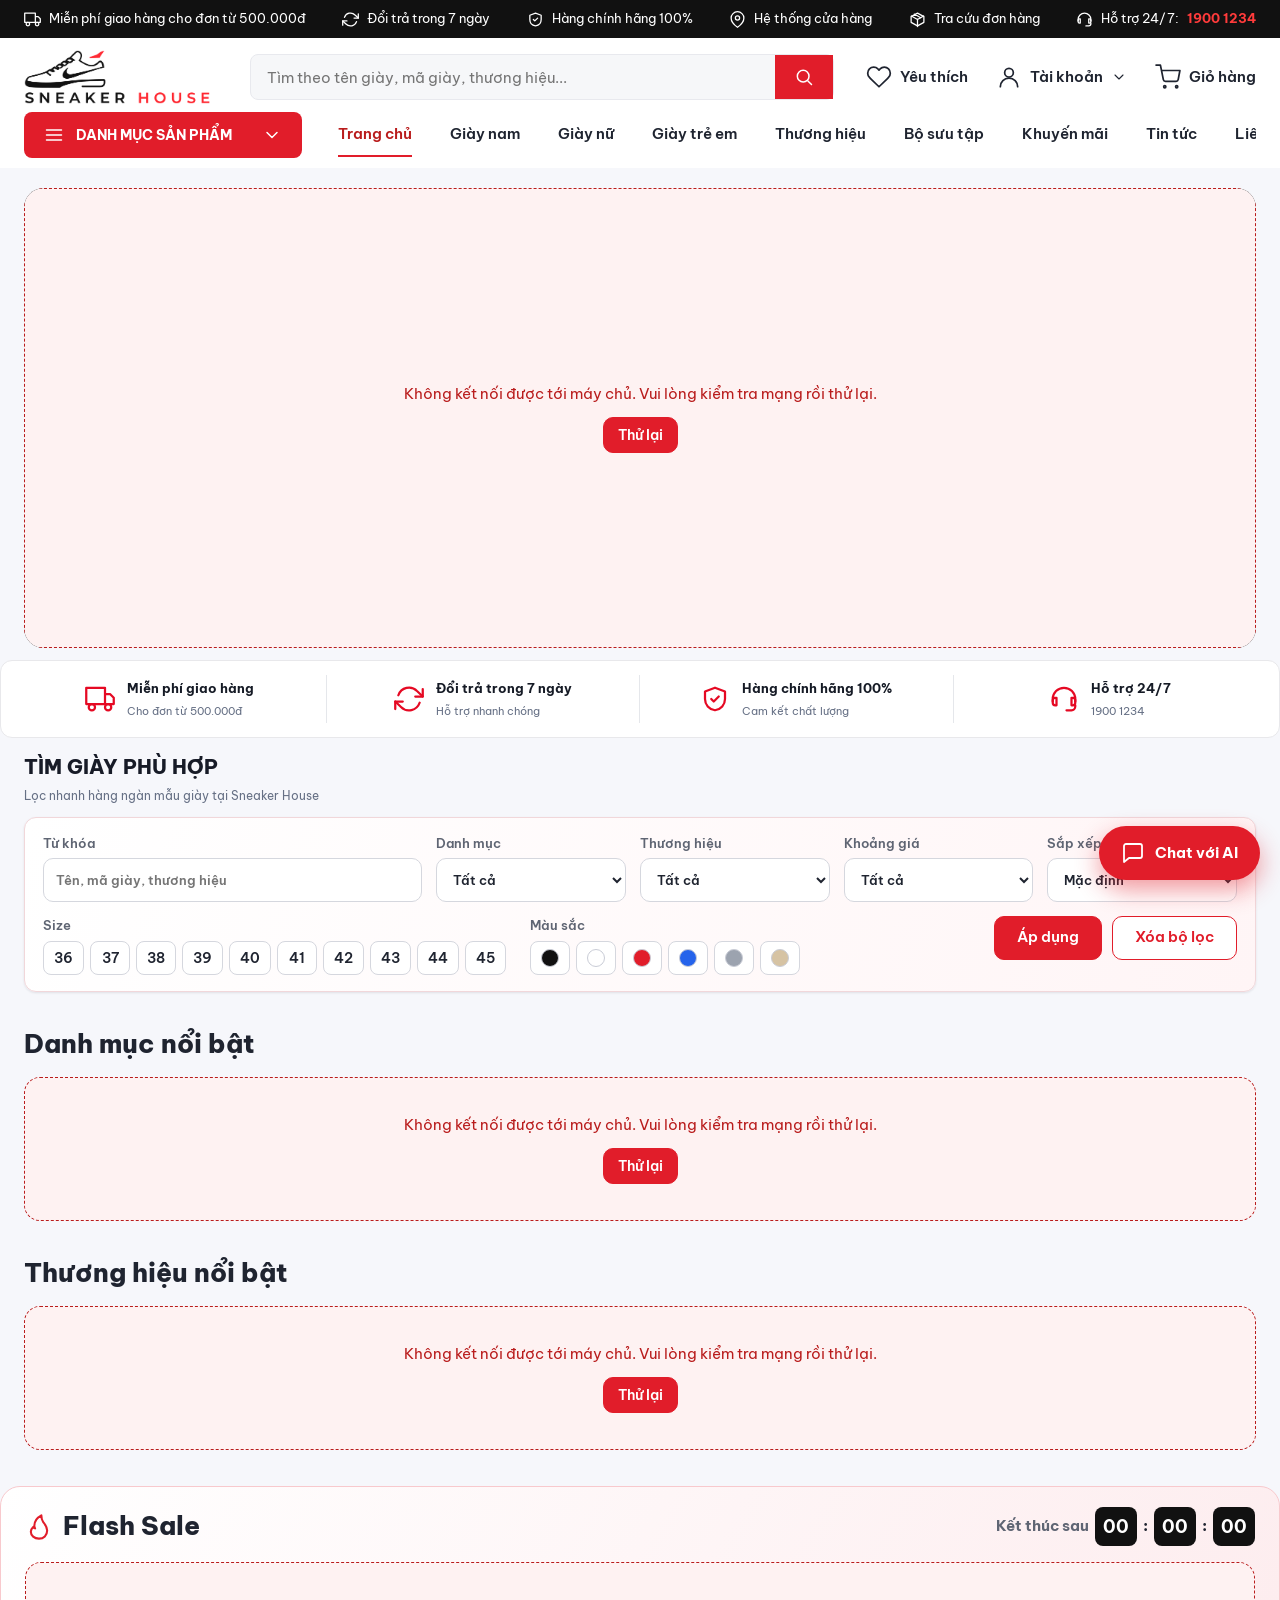
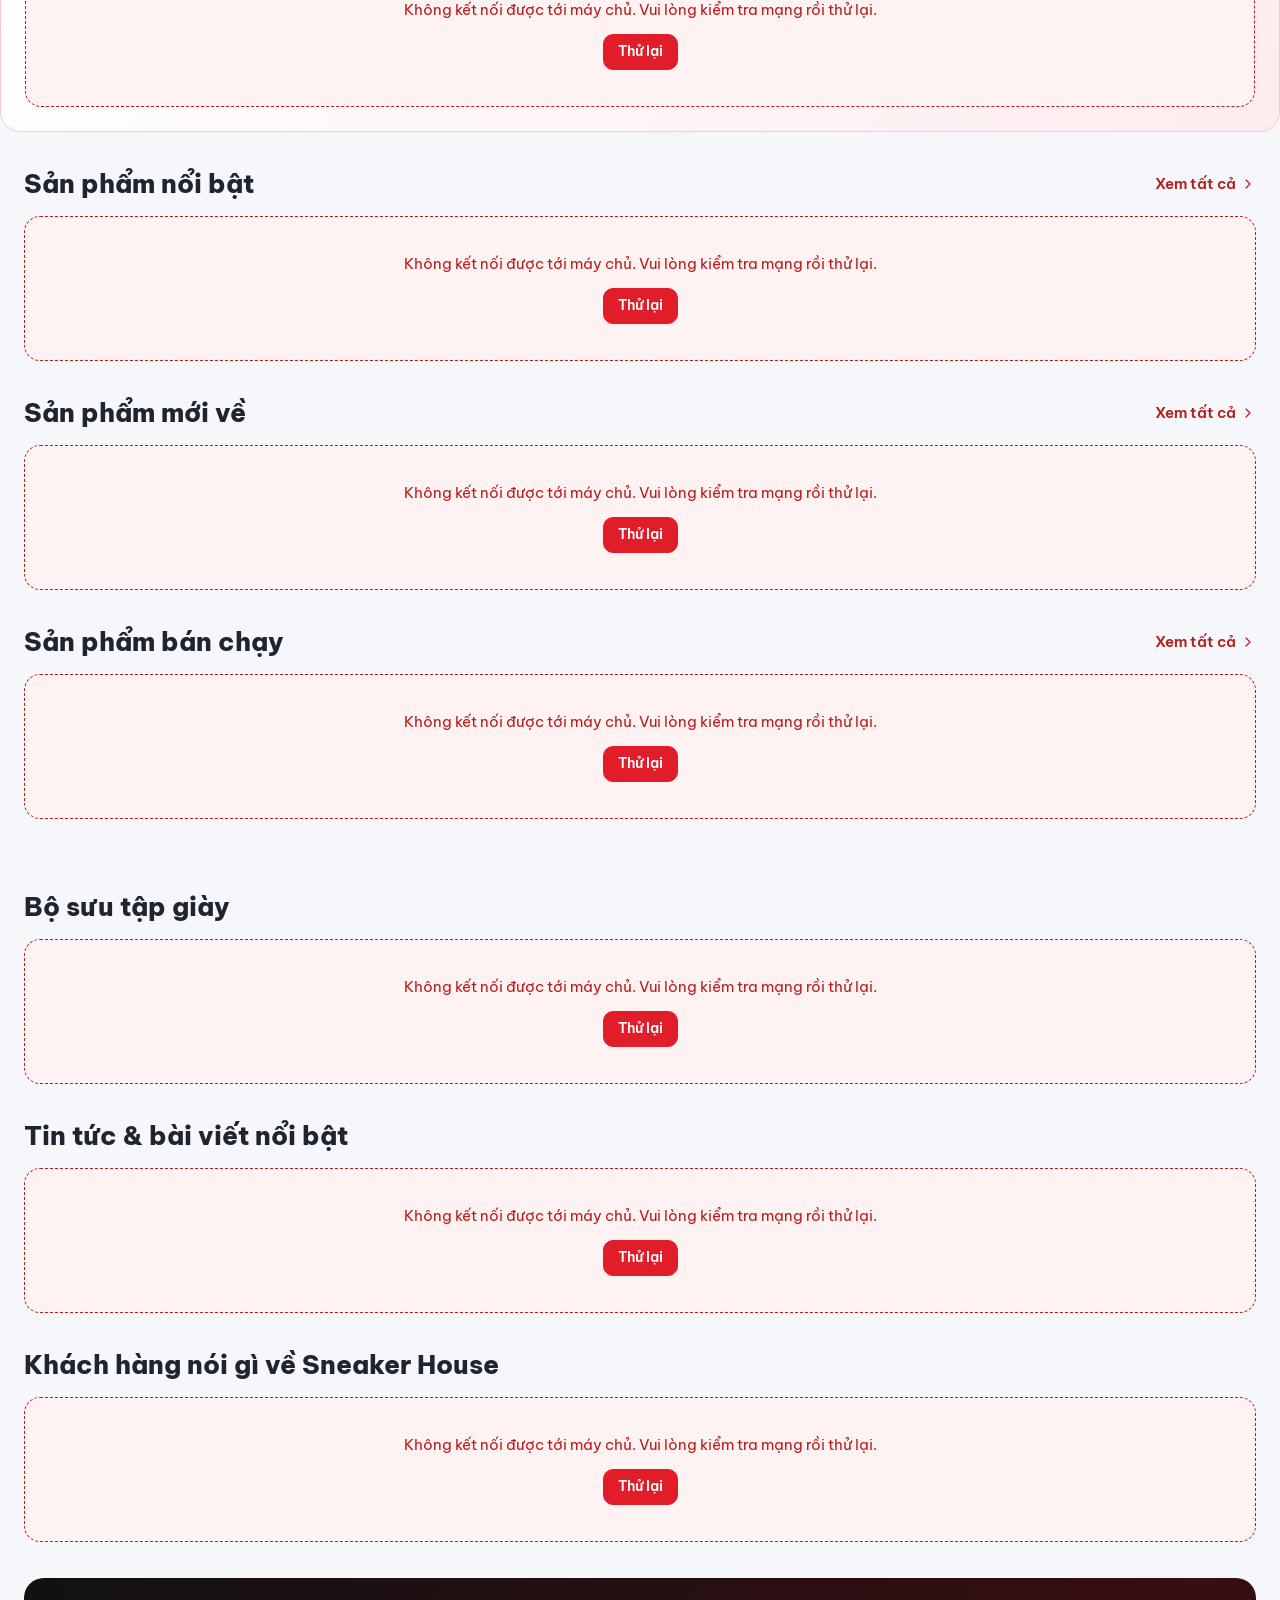
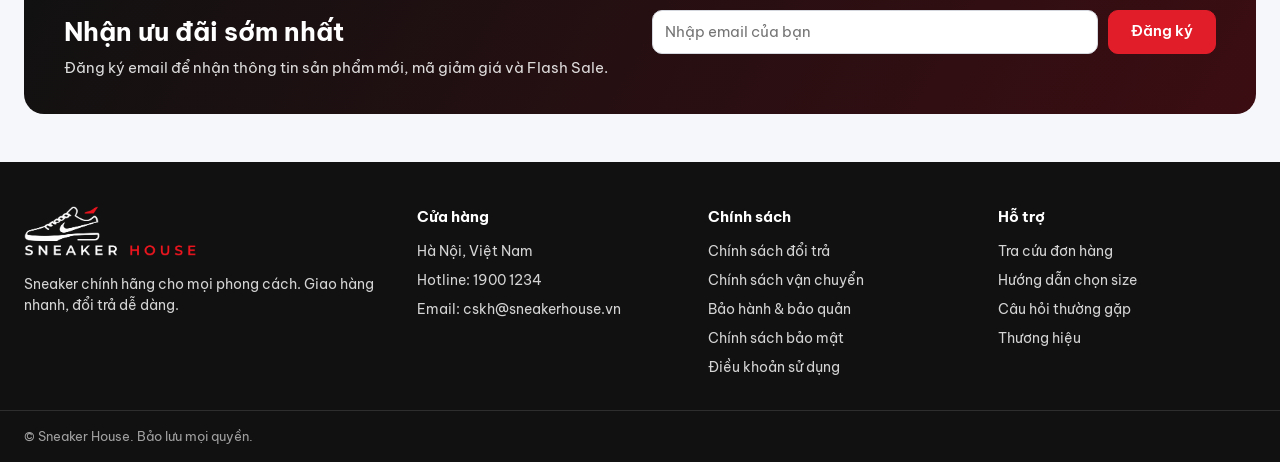
<file: fe-home/index.html>
<!DOCTYPE html>
<html lang="vi">
<head>
  <meta charset="UTF-8">
  <meta name="viewport" content="width=device-width, initial-scale=1">
  <title>Sneaker House — Giày sneaker chính hãng</title>
  <meta name="description" content="Sneaker House: giày sneaker nam, nữ, trẻ em chính hãng, giao hàng nhanh, đổi trả trong 7 ngày. Flash Sale mỗi ngày.">
  <link rel="icon" href="assets/favicon.svg" type="image/svg+xml">
  <link rel="preconnect" href="https://fonts.googleapis.com">
  <link rel="preconnect" href="https://fonts.gstatic.com" crossorigin>
  <link rel="stylesheet" href="https://fonts.googleapis.com/css2?family=Be+Vietnam+Pro:wght@400;500;600;700;800&display=swap">
  <link rel="stylesheet" href="css/home.css">
</head>
<body>
  <a class="skip-link" href="#main">Bỏ qua tới nội dung chính</a>

  <div class="promo">
    <div class="wrap promo__in">
      <span><i data-icon="truck"></i>Miễn phí giao hàng cho đơn từ 500.000đ</span>
      <span><i data-icon="refresh"></i>Đổi trả trong 7 ngày</span>
      <span><i data-icon="shieldCheck"></i>Hàng chính hãng 100%</span>
      <span><i data-icon="pin"></i>Hệ thống cửa hàng</span>
      <span><i data-icon="package"></i><a href="orders.html" data-link="orders">Tra cứu đơn hàng</a></span>
      <span><i data-icon="headset"></i>Hỗ trợ 24/7: <b class="promo__tel" data-hotline>1900 1234</b></span>
    </div>
  </div>

  <header class="head" id="top">
    <div class="wrap head__in">
      <a class="logo" href="index.html" aria-label="Sneaker House — trang chủ"><img src="assets/logo-dark.png" alt="Sneaker House" width="1000" height="290"></a>

<form class="search" role="search" data-search>
  <label class="sr-only" for="q">Tìm kiếm</label>

  <input
    id="q"
    name="q"
    type="search"
    placeholder="Tìm theo tên giày, mã giày, thương hiệu..."
    autocomplete="off"
    aria-controls="search-suggestions"
    aria-expanded="false"
  >

  <button type="submit" aria-label="Tìm kiếm">
    <i data-icon="search"></i>
  </button>

  <!-- Goi y san pham khi khach nhap tu khoa -->
  <div
    class="search__suggest"
    id="search-suggestions"
    data-search-suggest
    role="region"
    aria-label="Gợi ý sản phẩm"
    hidden
  >
    <div class="search__suggest-grid"
         data-search-suggest-list>
    </div>

    <button
      class="search__suggest-all"
      type="button"
      data-search-suggest-all>
      Xem tất cả kết quả
    </button>
  </div>
</form>
      <nav class="tools" aria-label="Tiện ích">
        <a class="tool" href="wishlist.html" data-link="wishlist"><i data-icon="heart"></i><span>Yêu thích</span></a>
        <div class="menu" data-menu>
          <button class="tool" type="button" aria-expanded="false" aria-controls="account-menu" data-menu-btn>
            <i data-icon="user"></i><span data-user-name>Tài khoản</span><i data-icon="chevronDown" class="chev"></i>
          </button>
          <ul class="menu__list" id="account-menu" hidden data-account-list></ul>
        </div>
        <a class="tool" href="cart.html" data-link="cart"><i data-icon="cart"></i><span>Giỏ hàng</span></a>
      </nav>
    </div>

    <div class="wrap navrow">
      <button class="cat" type="button" aria-expanded="false" aria-controls="mega" data-mega-btn>
        <i data-icon="menu"></i><span>Danh mục sản phẩm</span><i data-icon="chevronDown"></i>
      </button>
      <nav class="mainnav" aria-label="Điều hướng chính">
        <a href="index.html" data-link="home" aria-current="page">Trang chủ</a>
        <a href="products.html?category=nam" data-link="men">Giày nam</a>
        <a href="products.html?category=nu" data-link="women">Giày nữ</a>
        <a href="products.html?category=tre-em" data-link="kids">Giày trẻ em</a>
        <a href="#brands" data-link="brands">Thương hiệu</a>
        <a href="#collections" data-link="collections">Bộ sưu tập</a>
        <a href="#flash" data-link="sale">Khuyến mãi</a>
        <a href="#news" data-link="news">Tin tức</a>
        <a href="#contact" data-link="contact">Liên hệ</a>
      </nav>
    </div>

    <div class="mega" id="mega" hidden data-mega>
      <button class="mega__close" type="button" aria-label="Đóng danh mục" data-mega-close><i data-icon="x"></i></button>
      <div class="wrap mega__in">
        <ul class="mega__main" role="menu" aria-label="Danh mục chính" data-mega-main></ul>
        <div class="mega__body" data-mega-body></div>
        <aside class="mega__side">
          <div data-mega-brands></div>
          <div data-mega-prices></div>
          <a class="mega__banner" href="#flash" data-mega-banner>
            <span class="mega__tag">Flash Sale</span>
            <strong>Giảm đến 50%</strong>
            <span>Sneaker chính hãng — số lượng có hạn</span>
          </a>
        </aside>
      </div>
    </div>
  </header>
  <div class="mega-scrim" data-mega-scrim hidden></div>

  <main id="main">
    <noscript><p class="wrap notice notice--error">Trang này cần bật JavaScript. Vui lòng bật JavaScript rồi tải lại trang.</p></noscript>

    <!-- 3. Banner chính -->
    <section class="wrap hero" aria-label="Banner nổi bật" data-hero>
      <div class="hero__stage" data-hero-stage><div class="skel skel--hero"></div></div>
      <div class="hero__dots" data-hero-dots role="tablist" aria-label="Chọn banner"></div>
      <button class="hero__nav hero__nav--prev" type="button" aria-label="Banner trước" data-hero-prev><i data-icon="chevronLeft"></i></button>
      <button class="hero__nav hero__nav--next" type="button" aria-label="Banner sau" data-hero-next><i data-icon="chevronRight"></i></button>
    </section>

    <!-- CAM KET DICH VU -->
    <section class="wrap home-benefits" aria-label="Cam kết dịch vụ">
      <div class="home-benefits__item">
        <i data-icon="truck"></i>
        <div>
          <strong>Miễn phí giao hàng</strong>
          <small>Cho đơn từ 500.000đ</small>
        </div>
      </div>

      <div class="home-benefits__item">
        <i data-icon="refresh"></i>
        <div>
          <strong>Đổi trả trong 7 ngày</strong>
          <small>Hỗ trợ nhanh chóng</small>
        </div>
      </div>

      <div class="home-benefits__item">
        <i data-icon="shieldCheck"></i>
        <div>
          <strong>Hàng chính hãng 100%</strong>
          <small>Cam kết chất lượng</small>
        </div>
      </div>

      <div class="home-benefits__item">
        <i data-icon="headset"></i>
        <div>
          <strong>Hỗ trợ 24/7</strong>
          <small>1900 1234</small>
        </div>
      </div>
    </section>
    <!-- BO LOC SAN PHAM THEO THIET KE DA DUYET -->
<section class="wrap sec home-find" aria-labelledby="h-find">
  <div class="home-find__heading">
    <h2 id="h-find">TÌM GIÀY PHÙ HỢP</h2>
    <p>Lọc nhanh hàng ngàn mẫu giày tại Sneaker House</p>
  </div>
<form class="filters card" data-filters aria-label="Bộ lọc sản phẩm">
        <div class="filters__row">
          <label class="ff"><span>Từ khóa</span><input class="input" type="search" name="q" placeholder="Tên, mã giày, thương hiệu" autocomplete="off"></label>
          <label class="ff"><span>Danh mục</span><select class="input" name="category"><option value="">Tất cả</option></select></label>
          <label class="ff"><span>Thương hiệu</span><select class="input" name="brand"><option value="">Tất cả</option></select></label>
          <label class="ff"><span>Khoảng giá</span><select class="input" name="price"><option value="">Tất cả</option></select></label>
          <label class="ff"><span>Sắp xếp</span>
            <select class="input" name="sort">
              <option value="">Mặc định</option><option value="newest">Mới nhất</option><option value="best_selling">Bán chạy</option>
              <option value="price_asc">Giá tăng dần</option><option value="price_desc">Giá giảm dần</option>
            </select>
          </label>
        </div>
        <div class="filters__row filters__row--chips">
          <fieldset class="chipset"><legend>Size</legend><div data-sizes></div></fieldset>
          <fieldset class="chipset"><legend>Màu sắc</legend><div data-colors></div></fieldset>
          <div class="filters__actions">
            <button class="btn" type="submit">Áp dụng</button>
            <button class="btn btn--ghost" type="button" data-reset>Xóa bộ lọc</button>
          </div>
        </div>
      </form>
</section>
<section class="wrap sec" id="shop" aria-labelledby="h-shop" hidden>
      <h2 class="sec__title" id="h-shop">Tất cả sản phẩm</h2>
      <p class="resultline" data-resultline role="status" aria-live="polite"></p>
      <div class="grid" data-slot="shop"></div>
      <div class="loadmore" data-loadmore hidden><button class="btn btn--ghost" type="button">Xem thêm sản phẩm</button></div>
    </section>
    <section class="wrap sec" aria-labelledby="h-cats">
      <h2 class="sec__title" id="h-cats">Danh mục nổi bật</h2>
      <div class="cats" data-slot="categories"></div>
    </section>

    <section class="wrap sec" id="brands" aria-labelledby="h-brands">
      <h2 class="sec__title" id="h-brands">Thương hiệu nổi bật</h2>
      <div class="brands" data-slot="brands"></div>
    </section>

    <!-- 4. Flash Sale -->
    <section class="wrap sec sec--flash" id="flash" aria-labelledby="h-flash" data-flash hidden>
      <div class="sec__head">
        <h2 class="sec__title" id="h-flash"><i data-icon="flame"></i>Flash Sale</h2>
        <div class="count" data-count role="timer" aria-live="off">
          <span class="muted">Kết thúc sau</span>
          <b data-cd="h">00</b><i>:</i><b data-cd="m">00</b><i>:</i><b data-cd="s">00</b>
        </div>
      </div>
      <div class="grid" data-slot="flash"></div>
    </section>

    <!-- 5. Các khu sản phẩm -->
    <section class="wrap sec" id="featured" aria-labelledby="h-featured">
      <div class="sec__head"><h2 class="sec__title" id="h-featured">Sản phẩm nổi bật</h2><a class="more" href="index.html#shop" data-link="products">Xem tất cả<i data-icon="chevronRight"></i></a></div>
      <div class="grid" data-slot="featured"></div>
    </section>

    <section class="wrap sec" id="new" aria-labelledby="h-new">
      <div class="sec__head"><h2 class="sec__title" id="h-new">Sản phẩm mới về</h2><a class="more" href="index.html?sort=newest#shop">Xem tất cả<i data-icon="chevronRight"></i></a></div>
      <div class="grid" data-slot="newest"></div>
    </section>

    <section class="wrap sec" id="best" aria-labelledby="h-best">
      <div class="sec__head"><h2 class="sec__title" id="h-best">Sản phẩm bán chạy</h2><a class="more" href="index.html?sort=best_selling#shop">Xem tất cả<i data-icon="chevronRight"></i></a></div>
      <div class="grid" data-slot="bestSellers"></div>
    </section>

    <section class="wrap sec" aria-label="Khuyến mãi">
      <div class="promos" data-slot="promos"></div>
    </section>

    <section class="wrap sec" id="collections" aria-labelledby="h-col">
      <div class="sec__head"><h2 class="sec__title" id="h-col">Bộ sưu tập giày</h2></div>
      <div class="cols" data-slot="collections"></div>
    </section>
    <!-- 8. Tin tức, đánh giá, đăng ký ưu đãi -->
    <section class="wrap sec" id="news" aria-labelledby="h-news">
      <div class="sec__head"><h2 class="sec__title" id="h-news">Tin tức &amp; bài viết nổi bật</h2></div>
      <div class="newsgrid" data-slot="news"></div>
    </section>

    <section class="wrap sec" id="reviews" aria-labelledby="h-rev" data-reviews hidden>
      <h2 class="sec__title" id="h-rev">Khách hàng nói gì về Sneaker House</h2>
      <div class="revgrid" data-slot="reviews"></div>
    </section>

    <section class="wrap sec" aria-labelledby="h-news-sub">
      <div class="subscribe">
        <div><h2 id="h-news-sub">Nhận ưu đãi sớm nhất</h2><p>Đăng ký email để nhận thông tin sản phẩm mới, mã giảm giá và Flash Sale.</p></div>
        <form class="subscribe__form" data-subscribe novalidate>
          <label class="sr-only" for="sub-email">Email của bạn</label>
          <input class="input" id="sub-email" type="email" name="email" placeholder="Nhập email của bạn" autocomplete="email" required>
          <button class="btn" type="submit">Đăng ký</button>
          <p class="subscribe__msg" data-subscribe-msg role="status" aria-live="polite"></p>
        </form>
      </div>
    </section>
  </main>

  <footer class="foot" id="contact">
    <div class="wrap foot__in">
      <div class="foot__brand">
        <img src="assets/logo-light.png" alt="Sneaker House" width="1000" height="290">
        <p>Sneaker chính hãng cho mọi phong cách. Giao hàng nhanh, đổi trả dễ dàng.</p>
      </div>
      <div><h3>Cửa hàng</h3><ul>
        <li data-store="address">Hà Nội, Việt Nam</li>
        <li>Hotline: <a data-store="hotline" href="tel:19001234">1900 1234</a></li>
        <li>Email: <a data-store="email" href="mailto:cskh@sneakerhouse.vn">cskh@sneakerhouse.vn</a></li></ul></div>
      <div><h3>Chính sách</h3><ul>
        <li><a href="#">Chính sách đổi trả</a></li><li><a href="#">Chính sách vận chuyển</a></li>
        <li><a href="#">Bảo hành &amp; bảo quản</a></li><li><a href="../fe-auth/privacy.html">Chính sách bảo mật</a></li>
        <li><a href="../fe-auth/terms.html">Điều khoản sử dụng</a></li></ul></div>
      <div><h3>Hỗ trợ</h3><ul>
        <li><a href="orders.html" data-link="orders">Tra cứu đơn hàng</a></li><li><a href="#">Hướng dẫn chọn size</a></li>
        <li><a href="#">Câu hỏi thường gặp</a></li><li><a href="#brands">Thương hiệu</a></li></ul></div>
    </div>
    <div class="foot__bar"><div class="wrap">© Sneaker House. Bảo lưu mọi quyền.</div></div>
  </footer>

  <!-- 7. Chatbox AI (giao diện, chưa kết nối AI) -->
  <div class="chat" data-chat>
    <button class="chat__fab" type="button" aria-expanded="false" aria-controls="chat-panel" data-chat-open>
      <i data-icon="chat"></i><span>Chat với AI</span>
    </button>
    <section class="chat__panel" id="chat-panel" role="dialog" aria-label="Trợ lý Sneaker House" hidden>
      <header class="chat__head">
        <span class="chat__avatar"><i data-icon="chat"></i></span>
        <div><strong>Trợ lý Sneaker House</strong><small>Tư vấn chọn giày</small></div>
        <button type="button" aria-label="Thu nhỏ khung chat" data-chat-min><i data-icon="minus"></i></button>
        <button type="button" aria-label="Đóng khung chat" data-chat-close><i data-icon="x"></i></button>
      </header>
      <div class="chat__body" data-chat-body aria-live="polite"></div>
      <div class="chat__chips" data-chat-chips></div>
      <form class="chat__form" data-chat-form>
        <label class="sr-only" for="chat-input">Tin nhắn</label>
        <input class="input" id="chat-input" type="text" placeholder="Nhập tin nhắn..." autocomplete="off" maxlength="500">
        <button class="btn btn--icon" type="submit" aria-label="Gửi"><i data-icon="send"></i></button>
      </form>
    </section>
  </div>

  <div class="toast" data-toast role="status" aria-live="polite" hidden></div>
  <script src="js/home-config.js"></script>
<script src="js/home-mock.js"></script>
<script src="js/product-card.js"></script>
<script src="js/home.js"></script>
</body>
</html>
</file>
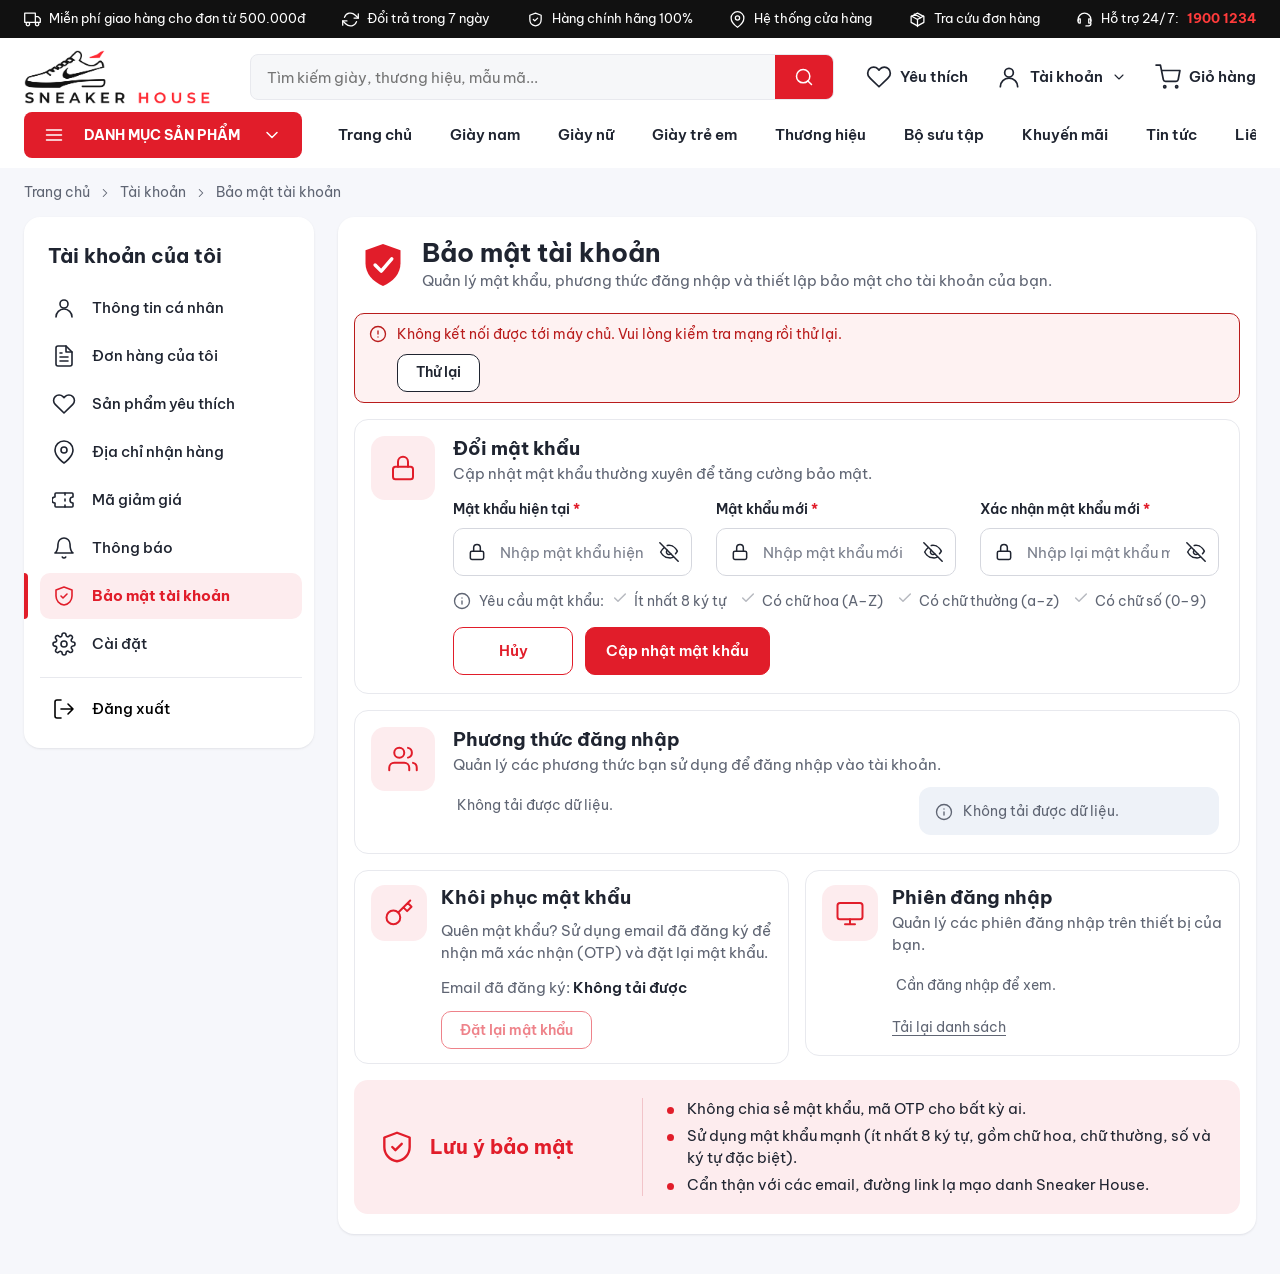
<file: fe-account/account-security.html>
<!DOCTYPE html>
<html lang="vi">
<head>
  <meta charset="UTF-8">
  <meta name="viewport" content="width=device-width, initial-scale=1">
  <title>Bảo mật tài khoản — Sneaker House</title>
  <meta name="description" content="Đổi mật khẩu, xem phương thức đăng nhập và quản lý các thiết bị đang đăng nhập tài khoản Sneaker House.">
  <meta name="robots" content="noindex">
  <link rel="icon" href="assets/favicon.svg" type="image/svg+xml">
  <link rel="preconnect" href="https://fonts.googleapis.com">
  <link rel="preconnect" href="https://fonts.gstatic.com" crossorigin>
  <link rel="stylesheet" href="https://fonts.googleapis.com/css2?family=Be+Vietnam+Pro:wght@400;500;600;700;800&display=swap">
  <link rel="stylesheet" href="css/account.css">
</head>
<body>
  <a class="skip-link" href="#main">Bỏ qua tới nội dung chính</a>

  <div class="promo">
    <div class="wrap promo__in">
      <span><i data-icon="truck"></i>Miễn phí giao hàng cho đơn từ 500.000đ</span>
      <span><i data-icon="refresh"></i>Đổi trả trong 7 ngày</span>
      <span><i data-icon="shieldCheck"></i>Hàng chính hãng 100%</span>
      <span><i data-icon="pin"></i>Hệ thống cửa hàng</span>
      <span><i data-icon="package"></i>Tra cứu đơn hàng</span>
      <span><i data-icon="headset"></i>Hỗ trợ 24/7: <b class="promo__tel">1900 1234</b></span>
    </div>
  </div>

  <header class="head">
    <div class="wrap head__in">
      <a class="logo" href="index.html" data-link="home" aria-label="Sneaker House — về trang chủ"><img src="assets/logo-dark.png" alt="Sneaker House" width="1000" height="290"></a>
      <form class="search" role="search" action="products.html" method="get" data-search>
        <label class="sr-only" for="q">Tìm kiếm</label>
        <input id="q" name="q" type="search" placeholder="Tìm kiếm giày, thương hiệu, mẫu mã..." autocomplete="off">
        <button type="submit" aria-label="Tìm kiếm"><i data-icon="search"></i></button>
      </form>
      <nav class="tools" aria-label="Tiện ích">
        <a class="tool" href="wishlist.html" data-link="wishlist"><i data-icon="heart"></i><span>Yêu thích</span></a>
        <div class="menu" data-menu>
          <button class="tool" type="button" aria-expanded="false" aria-controls="account-menu" data-menu-btn>
            <i data-icon="user"></i><span data-user-name>Tài khoản</span><i data-icon="chevronDown" class="chev"></i>
          </button>
          <ul class="menu__list" id="account-menu" hidden>
            <li><a href="profile.html" data-link="profile">Thông tin cá nhân</a></li>
            <li><a href="account-security.html" aria-current="page">Bảo mật tài khoản</a></li>
            <li><button type="button" data-logout>Đăng xuất</button></li>
          </ul>
        </div>
        <a class="tool" href="cart.html" data-link="cart"><i data-icon="cart"></i><span>Giỏ hàng</span></a>
      </nav>
    </div>
    <div class="wrap navrow">
      <a class="cat" href="products.html" data-link="products"><i data-icon="menu"></i>Danh mục sản phẩm<i data-icon="chevronDown"></i></a>
      <nav class="mainnav" aria-label="Điều hướng chính">
        <a href="index.html" data-link="home">Trang chủ</a>
        <a href="products.html?category=nam" data-link="men">Giày nam</a>
        <a href="products.html?category=nu" data-link="women">Giày nữ</a>
        <a href="products.html?category=tre-em" data-link="kids">Giày trẻ em</a>
        <a href="brands.html" data-link="brands">Thương hiệu</a>
        <a href="collections.html" data-link="collections">Bộ sưu tập</a>
        <a href="sale.html" data-link="sale">Khuyến mãi</a>
        <a href="news.html" data-link="news">Tin tức</a>
        <a href="contact.html" data-link="contact">Liên hệ</a>
      </nav>
    </div>
  </header>

  <div class="wrap">
    <nav class="crumbs" aria-label="Breadcrumb">
      <a href="index.html" data-link="home">Trang chủ</a><i data-icon="chevronRight"></i>
      <a href="profile.html" data-link="profile">Tài khoản</a><i data-icon="chevronRight"></i>
      <span aria-current="page">Bảo mật tài khoản</span>
    </nav>

    <div class="layout">
      <aside class="side card" aria-label="Tài khoản của tôi">
        <h2 class="side__title">Tài khoản của tôi</h2>
        <ul class="side__list">
          <li><a href="profile.html" data-link="profile"><i data-icon="user"></i>Thông tin cá nhân</a></li>
          <li><a href="orders.html" data-link="orders"><i data-icon="file"></i>Đơn hàng của tôi</a></li>
          <li><a href="wishlist.html" data-link="wishlist"><i data-icon="heart"></i>Sản phẩm yêu thích</a></li>
          <li><a href="addresses.html" data-link="addresses"><i data-icon="pin"></i>Địa chỉ nhận hàng</a></li>
          <li><a href="coupons.html" data-link="coupons"><i data-icon="ticket"></i>Mã giảm giá</a></li>
          <li><a href="notifications.html" data-link="notifications"><i data-icon="bell"></i>Thông báo</a></li>
          <li><a href="account-security.html" aria-current="page"><i data-icon="shield"></i>Bảo mật tài khoản</a></li>
          <li><a href="settings.html" data-link="settings"><i data-icon="gear"></i>Cài đặt</a></li>
          <li class="side__sep"><button type="button" data-logout><i data-icon="logout"></i>Đăng xuất</button></li>
        </ul>
      </aside>

      <main class="panel card" id="main">
        <noscript><p class="notice notice--error">Trang này cần bật JavaScript. Vui lòng bật JavaScript rồi tải lại trang.</p></noscript>
        <div class="pagehead">
          <svg class="pagehead__logo" viewBox="0 0 48 52" aria-hidden="true"><path d="M24 2 4 9v15c0 12 8.5 21 20 26 11.5-5 20-14 20-26V9z" fill="#E11D2A"/><path d="m15 26 7 7 12-14" stroke="#fff" stroke-width="4" fill="none" stroke-linecap="round" stroke-linejoin="round"/></svg>
          <div>
            <h1 class="pagehead__title">Bảo mật tài khoản</h1>
            <p class="muted">Quản lý mật khẩu, phương thức đăng nhập và thiết lập bảo mật cho tài khoản của bạn.</p>
          </div>
        </div>

        <div class="notice notice--error" data-page-alert role="alert" hidden>
          <i data-icon="alert"></i>
          <div class="notice__body">
            <p data-page-alert-text></p>
            <div class="notice__actions">
              <a class="btn btn--small" data-page-alert-login href="../fe-auth/login.html" hidden>Đăng nhập lại</a>
              <button class="btn btn--small btn--ghost" type="button" data-page-alert-retry hidden>Thử lại</button>
            </div>
          </div>
        </div>

        <!-- 1. Đổi mật khẩu -->
        <section class="box" id="password" aria-labelledby="h-password">
          <span class="tile"><i data-icon="lock"></i></span>
          <div class="box__main">
            <h2 class="box__title" id="h-password">Đổi mật khẩu</h2>
            <p class="muted">Cập nhật mật khẩu thường xuyên để tăng cường bảo mật.</p>
            <div class="notice" data-notice="password" hidden></div>
            <div class="notice notice--info" data-google-only hidden>
              <i data-icon="info"></i>
              <p>Tài khoản của bạn đăng nhập bằng Google và chưa có mật khẩu. Hãy dùng mục <a class="link" href="#recovery">Khôi phục mật khẩu</a> để đặt mật khẩu.</p>
            </div>
            <form class="pwform" data-form="password" novalidate>
              <div class="fields">
                <div class="field">
                  <label class="field__label" for="currentPassword">Mật khẩu hiện tại <b class="req" aria-hidden="true">*</b></label>
                  <div class="control"><i data-icon="lock"></i><input class="input" id="currentPassword" name="currentPassword" type="password" placeholder="Nhập mật khẩu hiện tại" autocomplete="current-password" aria-describedby="currentPassword-error" required><button class="pw__toggle" type="button" data-toggle-pw="currentPassword"></button></div>
                  <p class="field__error" id="currentPassword-error" hidden></p>
                </div>
                <div class="field">
                  <label class="field__label" for="newPassword">Mật khẩu mới <b class="req" aria-hidden="true">*</b></label>
                  <div class="control"><i data-icon="lock"></i><input class="input" id="newPassword" name="newPassword" type="password" placeholder="Nhập mật khẩu mới" autocomplete="new-password" maxlength="72" aria-describedby="newPassword-error newPassword-help" required><button class="pw__toggle" type="button" data-toggle-pw="newPassword"></button></div>
                  <p class="field__error" id="newPassword-error" hidden></p>
                </div>
                <div class="field">
                  <label class="field__label" for="confirmPassword">Xác nhận mật khẩu mới <b class="req" aria-hidden="true">*</b></label>
                  <div class="control"><i data-icon="lock"></i><input class="input" id="confirmPassword" name="confirmPassword" type="password" placeholder="Nhập lại mật khẩu mới" autocomplete="new-password" maxlength="72" aria-describedby="confirmPassword-error" required><button class="pw__toggle" type="button" data-toggle-pw="confirmPassword"></button></div>
                  <p class="field__error" id="confirmPassword-error" hidden></p>
                </div>
              </div>
              <div class="pwbar">
                <div class="pwbar__reqs"><i data-icon="info"></i><span>Yêu cầu mật khẩu:</span><div data-strength-slot data-strength-for="newPassword" id="newPassword-help"></div></div>
                <div class="actions">
                  <button class="btn btn--ghost" type="button" data-cancel="password">Hủy</button>
                  <button class="btn" type="submit" data-loading="Đang cập nhật…"><span class="spinner" hidden aria-hidden="true"></span><span data-label>Cập nhật mật khẩu</span></button>
                </div>
              </div>
            </form>
          </div>
        </section>

        <!-- 2. Phương thức đăng nhập -->
        <section class="box" id="methods" aria-labelledby="h-methods">
          <span class="tile"><i data-icon="users"></i></span>
          <div class="box__main">
            <h2 class="box__title" id="h-methods">Phương thức đăng nhập</h2>
            <p class="muted">Quản lý các phương thức bạn sử dụng để đăng nhập vào tài khoản.</p>
            <div class="methods-grid">
              <ul class="list" data-methods aria-busy="true"><li class="placeholder">Đang tải…</li></ul>
              <p class="infobox"><i data-icon="info"></i><span data-methods-note>Đang tải…</span></p>
            </div>
          </div>
        </section>

        <div class="duo">
          <!-- 3. Khôi phục mật khẩu -->
          <section class="box" id="recovery" aria-labelledby="h-recovery">
            <span class="tile"><i data-icon="key"></i></span>
            <div class="box__main" data-recovery data-step="request">
              <h2 class="box__title" id="h-recovery">Khôi phục mật khẩu</h2>
              <div class="notice" data-notice="recovery" hidden></div>
              <div class="step" data-step-panel="request">
                <p class="muted">Quên mật khẩu? Sử dụng email đã đăng ký để nhận mã xác nhận (OTP) và đặt lại mật khẩu.</p>
                <p class="muted">Email đã đăng ký: <b class="strong" data-recovery-email>Đang tải…</b></p>
                <div><button class="btn btn--ghost btn--small" type="button" data-recovery-send data-loading="Đang gửi mã…" disabled><span class="spinner" hidden aria-hidden="true"></span><span data-label>Đặt lại mật khẩu</span></button></div>
              </div>
              <form class="step" data-step-panel="otp" data-form="otp" novalidate hidden>
                <p class="muted" tabindex="-1" data-step-heading>Nhập mã OTP gồm 6 số đã gửi tới <b class="strong" data-recovery-email-echo></b>. Kiểm tra cả thư mục spam.</p>
                <div class="field">
                  <label class="field__label" for="otp">Mã OTP</label>
                  <input class="input input--otp" id="otp" name="otp" type="text" inputmode="numeric" autocomplete="one-time-code" maxlength="6" pattern="[0-9]{6}" spellcheck="false" aria-describedby="otp-error" required>
                  <p class="field__error" id="otp-error" hidden></p>
                </div>
                <div class="actions actions--start">
                  <button class="btn btn--small" type="submit" data-loading="Đang xác minh…"><span class="spinner" hidden aria-hidden="true"></span><span data-label>Xác minh mã</span></button>
                  <button class="btn btn--small btn--ghost" type="button" data-recovery-resend disabled>Gửi lại mã</button>
                  <button class="btn btn--small btn--text" type="button" data-cancel="recovery">Hủy</button>
                </div>
              </form>
              <form class="step" data-step-panel="reset" data-form="reset" novalidate hidden>
                <p class="muted" tabindex="-1" data-step-heading>Mã OTP đã được xác minh. Hãy tạo mật khẩu mới cho tài khoản.</p>
                <div class="field">
                  <label class="field__label" for="resetPassword">Mật khẩu mới</label>
                  <div class="control"><i data-icon="lock"></i><input class="input" id="resetPassword" name="newPassword" type="password" autocomplete="new-password" maxlength="72" aria-describedby="resetPassword-error resetPassword-help" required><button class="pw__toggle" type="button" data-toggle-pw="resetPassword"></button></div>
                  <div class="reqs-wrap" data-strength-slot data-strength-for="resetPassword" id="resetPassword-help"></div>
                  <p class="field__error" id="resetPassword-error" hidden></p>
                </div>
                <div class="field">
                  <label class="field__label" for="resetConfirm">Nhập lại mật khẩu mới</label>
                  <div class="control"><i data-icon="lock"></i><input class="input" id="resetConfirm" name="confirmPassword" type="password" autocomplete="new-password" maxlength="72" aria-describedby="resetConfirm-error" required><button class="pw__toggle" type="button" data-toggle-pw="resetConfirm"></button></div>
                  <p class="field__error" id="resetConfirm-error" hidden></p>
                </div>
                <div class="actions actions--start">
                  <button class="btn btn--small" type="submit" data-loading="Đang lưu…"><span class="spinner" hidden aria-hidden="true"></span><span data-label>Lưu mật khẩu mới</span></button>
                  <button class="btn btn--small btn--text" type="button" data-cancel="recovery">Hủy</button>
                </div>
              </form>
              <div class="step status" data-step-panel="done" hidden>
                <p class="status__title" tabindex="-1" data-step-heading><i data-icon="check"></i>Đã đặt lại mật khẩu</p>
                <p class="muted">Lần đăng nhập tiếp theo, hãy dùng mật khẩu mới.</p>
                <div><button class="btn btn--small btn--ghost" type="button" data-cancel="recovery">Đóng</button></div>
              </div>
            </div>
          </section>

          <!-- 4. Phiên đăng nhập -->
          <section class="box" id="sessions" aria-labelledby="h-sessions">
            <span class="tile"><i data-icon="monitor"></i></span>
            <div class="box__main">
              <h2 class="box__title" id="h-sessions">Phiên đăng nhập</h2>
              <p class="muted">Quản lý các phiên đăng nhập trên thiết bị của bạn.</p>
              <div class="notice" data-notice="sessions" hidden></div>
              <ul class="list" data-sessions aria-busy="true"><li class="placeholder">Đang tải…</li></ul>
              <button class="reload" type="button" data-sessions-reload>Tải lại danh sách</button>
            </div>
          </section>
        </div>

        <!-- 5. Lưu ý bảo mật -->
        <section class="tips" id="tips" aria-labelledby="h-tips">
          <h2 class="tips__title" id="h-tips"><i data-icon="shield"></i>Lưu ý bảo mật</h2>
          <ul class="tips__list">
            <li>Không chia sẻ mật khẩu, mã OTP cho bất kỳ ai.</li>
            <li>Sử dụng mật khẩu mạnh (ít nhất 8 ký tự, gồm chữ hoa, chữ thường, số và ký tự đặc biệt).</li>
            <li>Cẩn thận với các email, đường link lạ mạo danh Sneaker House.</li>
          </ul>
        </section>
      </main>
    </div>
  </div>

  <script src="js/account-config.js"></script>
  <script src="js/account-security.js"></script>
</body>
</html>
</file>
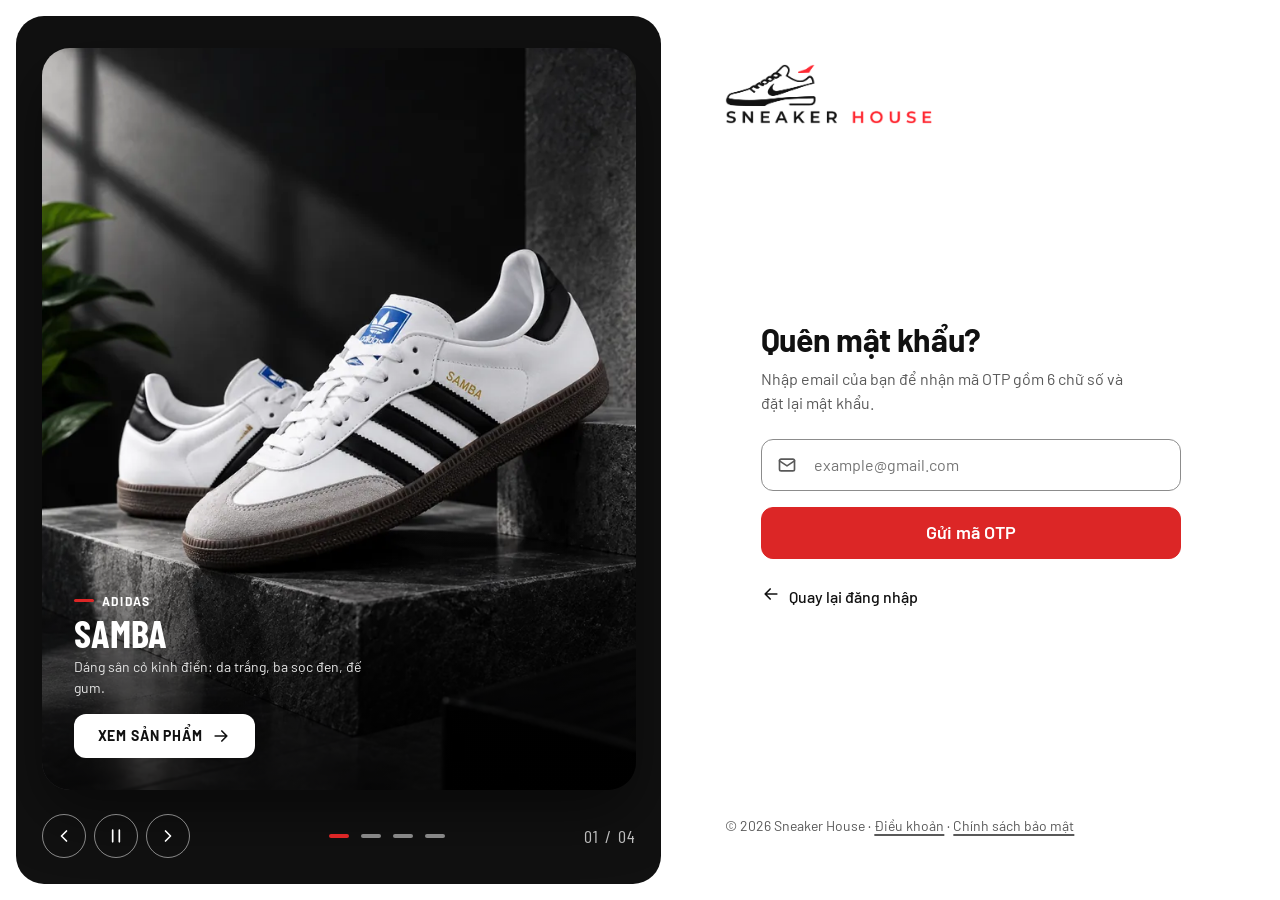
<file: fe-auth/forgot-password.html>
<!DOCTYPE html>
<html lang="vi">
<head>
  <meta charset="UTF-8">
  <meta name="viewport" content="width=device-width, initial-scale=1">
  <title>Quên mật khẩu — Sneaker House</title>
  <meta name="description" content="Nhập email để nhận hướng dẫn đặt lại mật khẩu Sneaker House.">
  <meta name="theme-color" content="#111111">
  <link rel="icon" href="assets/favicon.svg" type="image/svg+xml">
  <link rel="preconnect" href="https://fonts.googleapis.com">
  <link rel="preconnect" href="https://fonts.gstatic.com" crossorigin>
  <link rel="stylesheet" href="https://fonts.googleapis.com/css2?family=Barlow+Condensed:wght@600;700&family=Barlow:wght@400;500;600;700&display=swap">
  <link rel="stylesheet" href="css/auth.css">
</head>
<body>
  <a class="skip-link" href="#main">Bỏ qua tới nội dung chính</a>
  <div class="auth">
    <div class="panel">
      <a class="brand" href="index.html" aria-label="Sneaker House — về trang chủ">
        <img class="brand__logo" src="assets/logo-dark.png" alt="" width="1000" height="290">
      </a>
      <a class="mini-hero" href="index.html" aria-label="Sneaker House — về trang chủ">
        <img class="mini-hero__bg" src="assets/slide-1-samba-720.webp" alt="" width="720" height="900" decoding="async">
        <img class="mini-hero__logo" src="assets/logo-light.png" alt="" width="1000" height="290">
        <span class="mini-hero__tag">Sneaker cho từng phong cách.</span>
      </a>

      <main class="panel__main" id="main">
        <div class="form-wrap">
          <noscript><p class="notice notice--error">Trang này cần bật JavaScript để đăng nhập và xem ảnh nổi bật. Vui lòng bật JavaScript rồi tải lại trang.</p></noscript>
          <div data-intro>
            <h1 class="title">Quên mật khẩu?</h1>
            <p class="lead">Nhập email của bạn để nhận mã OTP gồm 6 chữ số và đặt lại mật khẩu.</p>
          </div>

          <form class="form" data-form="forgot" novalidate>
            <div class="err-summary" data-summary role="alert" tabindex="-1" hidden>
              <h2 class="err-summary__title">Vui lòng kiểm tra lại thông tin</h2>
              <ul></ul>
            </div>
            <div class="notice" data-notice hidden></div>

            <div class="field">
              <div class="control control--bare">
                <span class="control__icon" data-icon="mail" aria-hidden="true"></span>
                <label class="sr-only" for="email">Email</label>
                <input class="input" id="email" name="email" type="email" placeholder="example@gmail.com" autocomplete="email" inputmode="email" autocapitalize="none" spellcheck="false" aria-describedby="email-error" required>
              </div>
              <p class="field__error" id="email-error" hidden></p>
            </div>

            <button class="btn" type="submit" data-loading="Đang gửi…">
              <span class="spinner" hidden aria-hidden="true"></span>
              <span data-label>Gửi mã OTP</span>
            </button>

            <a class="back-link" href="login.html" data-nav>
              <span data-icon="back" aria-hidden="true"></span>
              Quay lại đăng nhập
            </a>
          </form>
<!-- BƯỚC 2: XÁC MINH MÃ OTP -->
<form class="form" data-form="verifyOtp" data-otp-form hidden novalidate>

  <div class="err-summary" data-summary role="alert" tabindex="-1" hidden>
    <h2 class="err-summary__title">Vui lòng kiểm tra lại thông tin</h2>
    <ul></ul>
  </div>

  <div class="notice" data-notice hidden></div>

  <div class="field">
    <label for="otp">Mã xác minh OTP</label>

    <div class="control control--bare">
      <input
        class="input"
        id="otp"
        name="otp"
        type="text"
        inputmode="numeric"
        pattern="[0-9]{6}"
        maxlength="6"
        minlength="6"
        autocomplete="one-time-code"
        placeholder="Nhập mã OTP gồm 6 số"
        aria-describedby="otp-error"
        required
      >
    </div>

    <p class="field__error" id="otp-error" hidden></p>
  </div>

  <button
    class="btn"
    type="submit"
    data-loading="Đang xác minh…"
  >
    <span class="spinner" hidden aria-hidden="true"></span>
    <span data-label>Xác minh OTP</span>
  </button>

  <button
    class="btn btn--ghost"
    type="button"
    data-resend-otp
  >
    Gửi lại mã OTP
  </button>

  <a class="back-link" href="login.html" data-nav>
    <span data-icon="back" aria-hidden="true"></span>
    Quay lại đăng nhập
  </a>

</form>
<!-- BƯỚC 3: ĐẶT LẠI MẬT KHẨU -->
<form class="form" data-form="resetPassword" data-reset-form hidden novalidate>

  <div class="err-summary" data-summary role="alert" tabindex="-1" hidden>
    <h2 class="err-summary__title">Vui lòng kiểm tra lại thông tin</h2>
    <ul></ul>
  </div>

  <div class="notice" data-notice hidden></div>

  <div class="field">
    <label for="newPassword">Mật khẩu mới</label>
    <div class="control control--bare">
      <input
        class="input"
        id="newPassword"
        name="newPassword"
        type="password"
        minlength="8"
        maxlength="72"
        autocomplete="new-password"
        placeholder="Nhập mật khẩu mới"
        aria-describedby="newPassword-error"
        required
      >
    </div>
    <p class="field__error" id="newPassword-error" hidden></p>
  </div>

  <div class="field">
    <label for="confirmPassword">Xác nhận mật khẩu mới</label>
    <div class="control control--bare">
      <input
        class="input"
        id="confirmPassword"
        name="confirmPassword"
        type="password"
        minlength="8"
        maxlength="72"
        autocomplete="new-password"
        placeholder="Nhập lại mật khẩu mới"
        aria-describedby="confirmPassword-error"
        required
      >
    </div>
    <p class="field__error" id="confirmPassword-error" hidden></p>
  </div>

  <button class="btn" type="submit" data-loading="Đang cập nhật…">
    <span class="spinner" hidden aria-hidden="true"></span>
    <span data-label>Đặt lại mật khẩu</span>
  </button>

  <a class="back-link" href="login.html" data-nav>
    <span data-icon="back" aria-hidden="true"></span>
    Quay lại đăng nhập
  </a>

</form>
          <section class="status" data-status hidden>
            <div class="status__icon" data-icon="mail" aria-hidden="true"></div>
            <h2 class="status__title" data-status-title tabindex="-1"></h2>
            <p class="status__text" data-status-text></p>
            <div class="status__actions">
              <a class="btn" href="login.html" data-nav>Quay lại đăng nhập</a>
              <button class="btn btn--ghost" type="button" data-status-reset>Dùng email khác</button>
            </div>
          </section>
        </div>
      </main>

      <p class="panel__foot">© 2026 Sneaker House · <a class="link foot-link" href="terms.html">Điều khoản</a> · <a class="link foot-link" href="privacy.html">Chính sách bảo mật</a></p>
    </div>

    <aside class="visual" data-carousel aria-label="Giày nổi bật"></aside>
  </div>
  <script src="js/auth-config.js"></script>
  <script src="js/auth.js"></script>
</body>
</html>
</file>
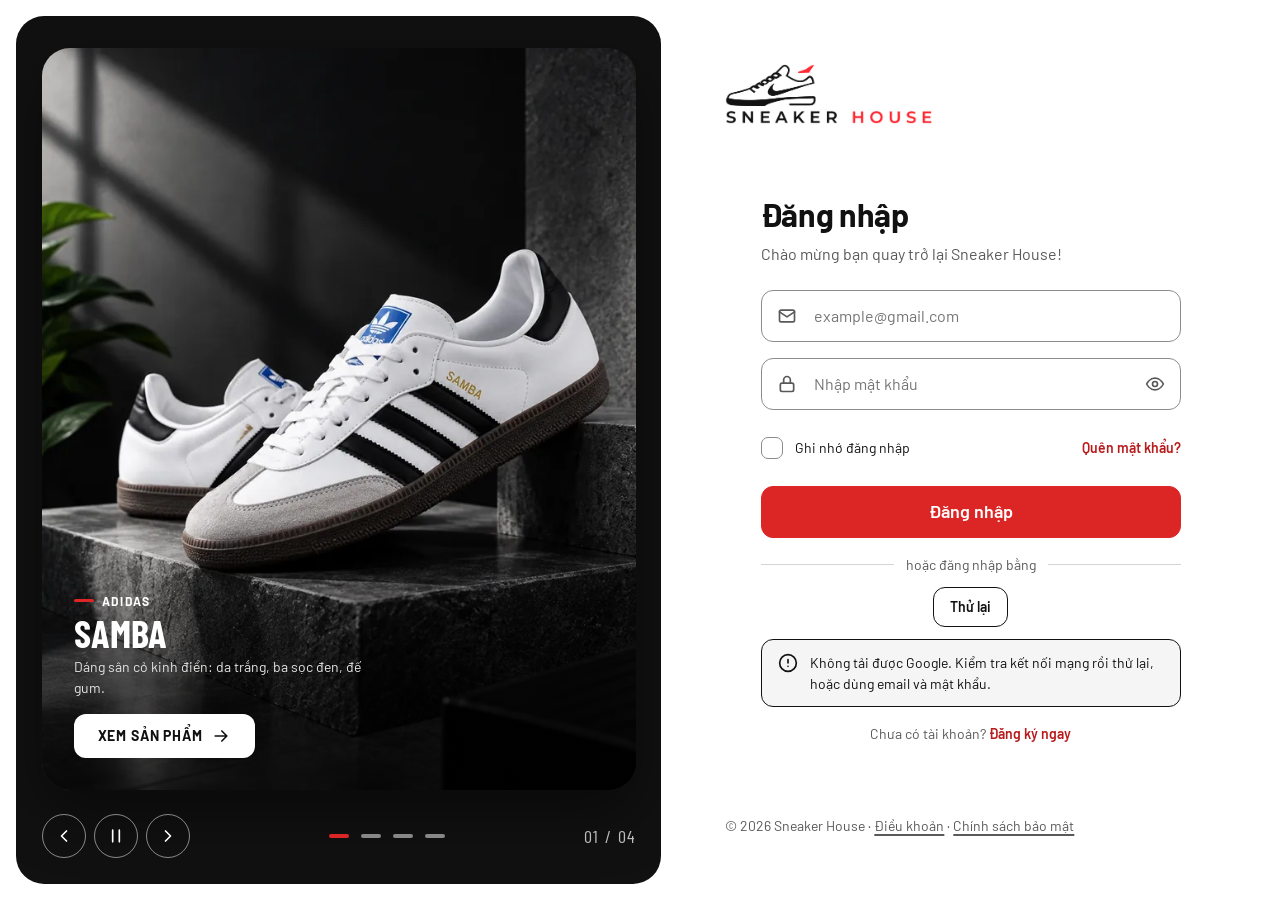
<file: fe-auth/login.html>
<!DOCTYPE html>
<html lang="vi">
<head>
  <meta charset="UTF-8">
  <meta name="viewport" content="width=device-width, initial-scale=1">
  <title>Đăng nhập — Sneaker House</title>
  <meta name="description" content="Đăng nhập tài khoản Sneaker House để mua sắm và theo dõi đơn hàng.">
  <meta name="theme-color" content="#111111">
  <link rel="icon" href="assets/favicon.svg" type="image/svg+xml">
  <link rel="preconnect" href="https://fonts.googleapis.com">
  <link rel="preconnect" href="https://fonts.gstatic.com" crossorigin>
  <link rel="stylesheet" href="https://fonts.googleapis.com/css2?family=Barlow+Condensed:wght@600;700&family=Barlow:wght@400;500;600;700&display=swap">
  <link rel="stylesheet" href="css/auth.css">
</head>
<body>
  <a class="skip-link" href="#main">Bỏ qua tới nội dung chính</a>
  <div class="auth">
    <div class="panel">
      <a class="brand" href="index.html" aria-label="Sneaker House — về trang chủ">
        <img class="brand__logo" src="assets/logo-dark.png" alt="" width="1000" height="290">
      </a>
      <a class="mini-hero" href="index.html" aria-label="Sneaker House — về trang chủ">
        <img class="mini-hero__bg" src="assets/slide-1-samba-720.webp" alt="" width="720" height="900" decoding="async">
        <img class="mini-hero__logo" src="assets/logo-light.png" alt="" width="1000" height="290">
        <span class="mini-hero__tag">Sneaker cho từng phong cách.</span>
      </a>

      <main class="panel__main" id="main">
        <div class="form-wrap">
          <noscript><p class="notice notice--error">Trang này cần bật JavaScript để đăng nhập và xem ảnh nổi bật. Vui lòng bật JavaScript rồi tải lại trang.</p></noscript>
          <div data-intro>
            <h1 class="title">Đăng nhập</h1>
            <p class="lead">Chào mừng bạn quay trở lại Sneaker House!</p>
          </div>

          <form class="form" data-form="login" novalidate>
            <div class="err-summary" data-summary role="alert" tabindex="-1" hidden>
              <h2 class="err-summary__title">Vui lòng kiểm tra lại thông tin</h2>
              <ul></ul>
            </div>
            <div class="notice" data-notice hidden></div>

            <div class="field">
              <div class="control control--bare">
                <span class="control__icon" data-icon="mail" aria-hidden="true"></span>
                <label class="sr-only" for="identifier">Email hoặc tên đăng nhập</label>
                <input class="input" id="identifier" name="identifier" type="text" placeholder="example@gmail.com" autocomplete="username" autocapitalize="none" spellcheck="false" aria-describedby="identifier-error" required>
              </div>
              <p class="field__error" id="identifier-error" hidden></p>
            </div>

            <div class="field">
              <div class="control control--pw control--bare">
                <span class="control__icon" data-icon="lock" aria-hidden="true"></span>
                <label class="sr-only" for="password">Mật khẩu</label>
                <input class="input" id="password" name="password" type="password" placeholder="Nhập mật khẩu" autocomplete="current-password" aria-describedby="password-error" required>
                <button class="pw__toggle" type="button" data-toggle-pw="password"></button>
              </div>
              <p class="field__error" id="password-error" hidden></p>
            </div>

            <div class="row-between">
              <label class="check">
                <input type="checkbox" name="rememberMe">
                <span>Ghi nhớ đăng nhập</span>
              </label>
              <a class="link link--accent link--small" href="forgot-password.html" data-nav>Quên mật khẩu?</a>
            </div>

            <button class="btn" type="submit" data-loading="Đang đăng nhập…">
              <span class="spinner" hidden aria-hidden="true"></span>
              <span data-label>Đăng nhập</span>
            </button>

            <div class="social" data-google>
              <p class="divider"><span>hoặc đăng nhập bằng</span></p>
              <div class="social__btn" data-google-btn></div>
              <div class="social__status notice" data-google-status hidden></div>
            </div>

            <p class="switch">Chưa có tài khoản? <a class="link link--accent" href="register.html" data-nav>Đăng ký ngay</a></p>
          </form>
        </div>
      </main>

      <p class="panel__foot">© 2026 Sneaker House · <a class="link foot-link" href="terms.html">Điều khoản</a> · <a class="link foot-link" href="privacy.html">Chính sách bảo mật</a></p>
    </div>

    <aside class="visual" data-carousel aria-label="Giày nổi bật"></aside>
  </div>
  <script src="js/auth-config.js"></script>
  <script src="js/auth.js"></script>
</body>
</html>
</file>
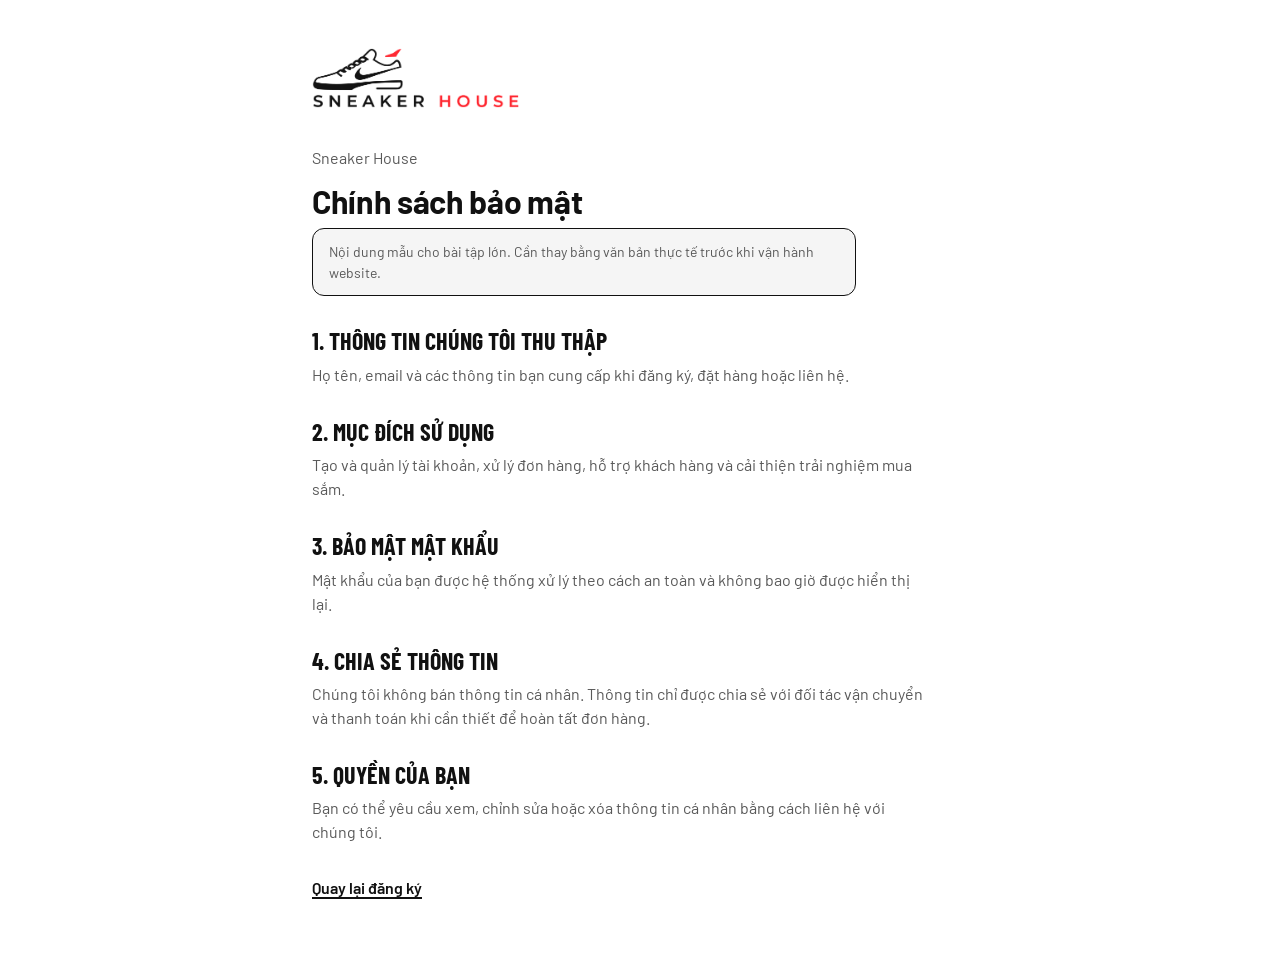
<file: fe-auth/privacy.html>
<!DOCTYPE html>
<html lang="vi">
<head>
  <meta charset="UTF-8">
  <meta name="viewport" content="width=device-width, initial-scale=1">
  <title>Chính sách bảo mật — Sneaker House</title>
  <meta name="description" content="Chính sách bảo mật thông tin của Sneaker House.">
  <meta name="theme-color" content="#111111">
  <link rel="icon" href="assets/favicon.svg" type="image/svg+xml">
  <link rel="preconnect" href="https://fonts.googleapis.com">
  <link rel="preconnect" href="https://fonts.gstatic.com" crossorigin>
  <link rel="stylesheet" href="https://fonts.googleapis.com/css2?family=Barlow+Condensed:wght@600;700&family=Barlow:wght@400;500;600;700&display=swap">
  <link rel="stylesheet" href="css/auth.css">
</head>
<body>
  <a class="skip-link" href="#main">Bỏ qua tới nội dung chính</a>
  <main class="doc" id="main">
    <a class="brand" href="index.html" aria-label="Sneaker House — về trang chủ">
        <img class="brand__logo" src="assets/logo-dark.png" alt="" width="1000" height="290">
      </a>
    <p class="eyebrow">Sneaker House</p>
    <h1 class="title">Chính sách bảo mật</h1>
    <p class="notice notice--info">Nội dung mẫu cho bài tập lớn. Cần thay bằng văn bản thực tế trước khi vận hành website.</p>
    <h2>1. Thông tin chúng tôi thu thập</h2>
    <p>Họ tên, email và các thông tin bạn cung cấp khi đăng ký, đặt hàng hoặc liên hệ.</p>
    <h2>2. Mục đích sử dụng</h2>
    <p>Tạo và quản lý tài khoản, xử lý đơn hàng, hỗ trợ khách hàng và cải thiện trải nghiệm mua sắm.</p>
    <h2>3. Bảo mật mật khẩu</h2>
    <p>Mật khẩu của bạn được hệ thống xử lý theo cách an toàn và không bao giờ được hiển thị lại.</p>
    <h2>4. Chia sẻ thông tin</h2>
    <p>Chúng tôi không bán thông tin cá nhân. Thông tin chỉ được chia sẻ với đối tác vận chuyển và thanh toán khi cần thiết để hoàn tất đơn hàng.</p>
    <h2>5. Quyền của bạn</h2>
    <p>Bạn có thể yêu cầu xem, chỉnh sửa hoặc xóa thông tin cá nhân bằng cách liên hệ với chúng tôi.</p>
    <p style="margin-top:32px"><a class="link" href="register.html">Quay lại đăng ký</a></p>
  </main>
</body>
</html>
</file>
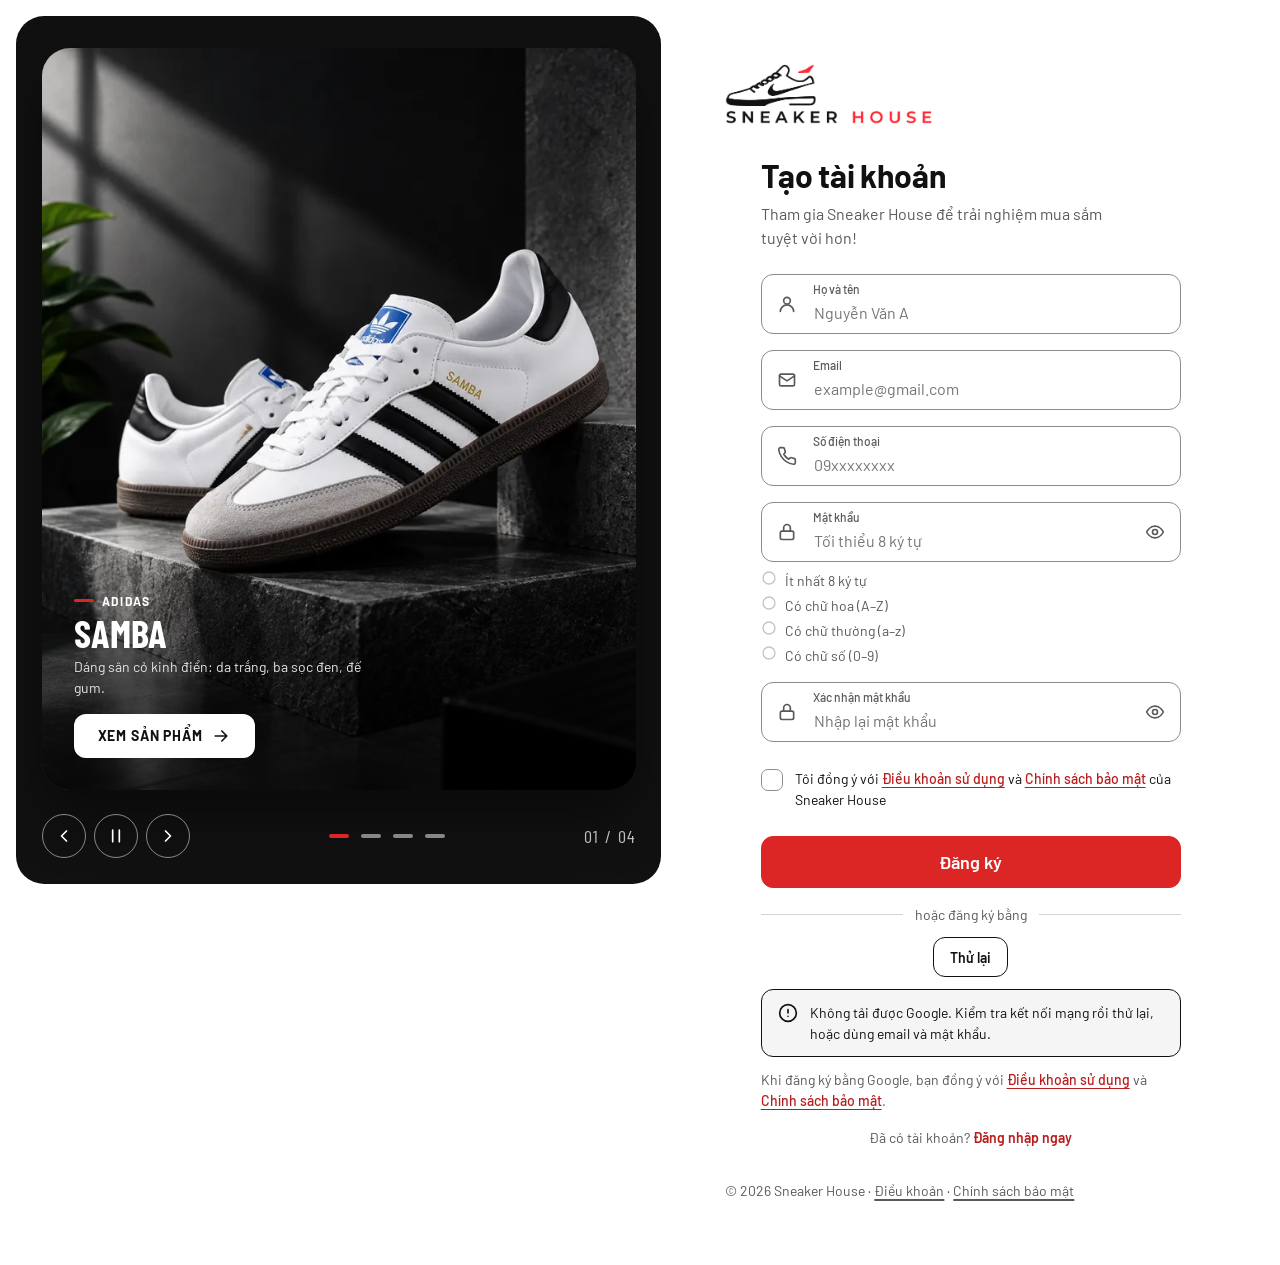
<file: fe-auth/register.html>
<!DOCTYPE html>
<html lang="vi">
<head>
  <meta charset="UTF-8">
  <meta name="viewport" content="width=device-width, initial-scale=1">
  <title>Đăng ký — Sneaker House</title>
  <meta name="description" content="Tạo tài khoản Sneaker House để mua sắm sneaker nhanh hơn.">
  <meta name="theme-color" content="#111111">
  <link rel="icon" href="assets/favicon.svg" type="image/svg+xml">
  <link rel="preconnect" href="https://fonts.googleapis.com">
  <link rel="preconnect" href="https://fonts.gstatic.com" crossorigin>
  <link rel="stylesheet" href="https://fonts.googleapis.com/css2?family=Barlow+Condensed:wght@600;700&family=Barlow:wght@400;500;600;700&display=swap">
  <link rel="stylesheet" href="css/auth.css">
</head>
<body>
  <a class="skip-link" href="#main">Bỏ qua tới nội dung chính</a>
  <div class="auth">
    <div class="panel">
      <a class="brand" href="index.html" aria-label="Sneaker House — về trang chủ">
        <img class="brand__logo" src="assets/logo-dark.png" alt="" width="1000" height="290">
      </a>
      <a class="mini-hero" href="index.html" aria-label="Sneaker House — về trang chủ">
        <img class="mini-hero__bg" src="assets/slide-1-samba-720.webp" alt="" width="720" height="900" decoding="async">
        <img class="mini-hero__logo" src="assets/logo-light.png" alt="" width="1000" height="290">
        <span class="mini-hero__tag">Sneaker cho từng phong cách.</span>
      </a>

      <main class="panel__main" id="main">
        <div class="form-wrap">
          <noscript><p class="notice notice--error">Trang này cần bật JavaScript để đăng nhập và xem ảnh nổi bật. Vui lòng bật JavaScript rồi tải lại trang.</p></noscript>
          <div data-intro>
            <h1 class="title">Tạo tài khoản</h1>
            <p class="lead">Tham gia Sneaker House để trải nghiệm mua sắm tuyệt vời hơn!</p>
          </div>

          <form class="form" data-form="register" novalidate>
            <div class="err-summary" data-summary role="alert" tabindex="-1" hidden>
              <h2 class="err-summary__title">Vui lòng kiểm tra lại thông tin</h2>
              <ul></ul>
            </div>
            <div class="notice" data-notice hidden></div>

            <div class="field">
              <div class="control">
                <span class="control__icon" data-icon="user" aria-hidden="true"></span>
                <label class="field__label" for="fullName">Họ và tên</label>
                <input class="input" id="fullName" name="fullName" type="text" placeholder="Nguyễn Văn A" autocomplete="name" aria-describedby="fullName-error" required>
              </div>
              <p class="field__error" id="fullName-error" hidden></p>
            </div>

            <div class="field">
              <div class="control">
                <span class="control__icon" data-icon="mail" aria-hidden="true"></span>
                <label class="field__label" for="email">Email</label>
                <input class="input" id="email" name="email" type="email" placeholder="example@gmail.com" autocomplete="email" inputmode="email" autocapitalize="none" spellcheck="false" aria-describedby="email-error" required>
              </div>
              <p class="field__error" id="email-error" hidden></p>
            </div>

            <div class="field">
              <div class="control">
                <span class="control__icon" data-icon="phone" aria-hidden="true"></span>
                <label class="field__label" for="phone">Số điện thoại</label>
                <input class="input" id="phone" name="phone" type="tel" placeholder="09xxxxxxxx" autocomplete="tel" inputmode="tel" aria-describedby="phone-error" required>
              </div>
              <p class="field__error" id="phone-error" hidden></p>
            </div>

            <div class="field">
              <div class="control control--pw">
                <span class="control__icon" data-icon="lock" aria-hidden="true"></span>
                <label class="field__label" for="password">Mật khẩu</label>
                <input class="input" id="password" name="password" type="password" placeholder="Tối thiểu 8 ký tự" autocomplete="new-password" aria-describedby="password-error password-reqs" required>
                <button class="pw__toggle" type="button" data-toggle-pw="password"></button>
              </div>
              <p class="field__error" id="password-error" hidden></p>
              <div class="strength" data-strength hidden>
                <div class="strength__bars" aria-hidden="true"><i></i><i></i><i></i><i></i></div>
                <span class="strength__label" aria-live="polite"></span>
              </div>
              <ul class="reqs" id="password-reqs">
                <li data-req="len"><span data-req-icon></span><span><span class="sr-only"></span>Ít nhất 8 ký tự</span></li>
                <li data-req="upper"><span data-req-icon></span><span><span class="sr-only"></span>Có chữ hoa (A–Z)</span></li>
                <li data-req="lower"><span data-req-icon></span><span><span class="sr-only"></span>Có chữ thường (a–z)</span></li>
                <li data-req="digit"><span data-req-icon></span><span><span class="sr-only"></span>Có chữ số (0–9)</span></li>
              </ul>
            </div>

            <div class="field">
              <div class="control control--pw">
                <span class="control__icon" data-icon="lock" aria-hidden="true"></span>
                <label class="field__label" for="confirmPassword">Xác nhận mật khẩu</label>
                <input class="input" id="confirmPassword" name="confirmPassword" type="password" placeholder="Nhập lại mật khẩu" autocomplete="new-password" aria-describedby="confirmPassword-error" required>
                <button class="pw__toggle" type="button" data-toggle-pw="confirmPassword"></button>
              </div>
              <p class="field__error" id="confirmPassword-error" hidden></p>
            </div>

            <div class="field">
              <label class="check check--top" for="terms">
                <input type="checkbox" id="terms" name="terms" data-validate aria-describedby="terms-error" required>
                <span>Tôi đồng ý với <a class="link link--accent link--small" href="terms.html" target="_blank" rel="noopener">Điều khoản sử dụng<span class="sr-only"> (mở tab mới)</span></a> và <a class="link link--accent link--small" href="privacy.html" target="_blank" rel="noopener">Chính sách bảo mật<span class="sr-only"> (mở tab mới)</span></a> của Sneaker House</span>
              </label>
              <p class="field__error" id="terms-error" hidden></p>
            </div>

            <button class="btn" type="submit" data-loading="Đang tạo tài khoản…">
              <span class="spinner" hidden aria-hidden="true"></span>
              <span data-label>Đăng ký</span>
            </button>

            <div class="social" data-google>
              <p class="divider"><span>hoặc đăng ký bằng</span></p>
              <div class="social__btn" data-google-btn></div>
              <div class="social__status notice" data-google-status hidden></div>
              <p class="social__note">Khi đăng ký bằng Google, bạn đồng ý với <a class="link link--accent link--small" href="terms.html" target="_blank" rel="noopener">Điều khoản sử dụng<span class="sr-only"> (mở tab mới)</span></a> và <a class="link link--accent link--small" href="privacy.html" target="_blank" rel="noopener">Chính sách bảo mật<span class="sr-only"> (mở tab mới)</span></a>.</p>
            </div>

            <p class="switch">Đã có tài khoản? <a class="link link--accent" href="login.html" data-nav>Đăng nhập ngay</a></p>
          </form>

          <section class="status" data-status hidden>
            <div class="status__icon" data-icon="check" aria-hidden="true"></div>
            <h2 class="status__title" data-status-title tabindex="-1"></h2>
            <p class="status__text" data-status-text></p>
            <a class="btn" href="login.html" data-nav>Đăng nhập ngay</a>
          </section>
        </div>
      </main>

      <p class="panel__foot">© 2026 Sneaker House · <a class="link foot-link" href="terms.html">Điều khoản</a> · <a class="link foot-link" href="privacy.html">Chính sách bảo mật</a></p>
    </div>

    <aside class="visual" data-carousel aria-label="Giày nổi bật"></aside>
  </div>
  <script src="js/auth-config.js"></script>
  <script src="js/auth.js"></script>
</body>
</html>
</file>
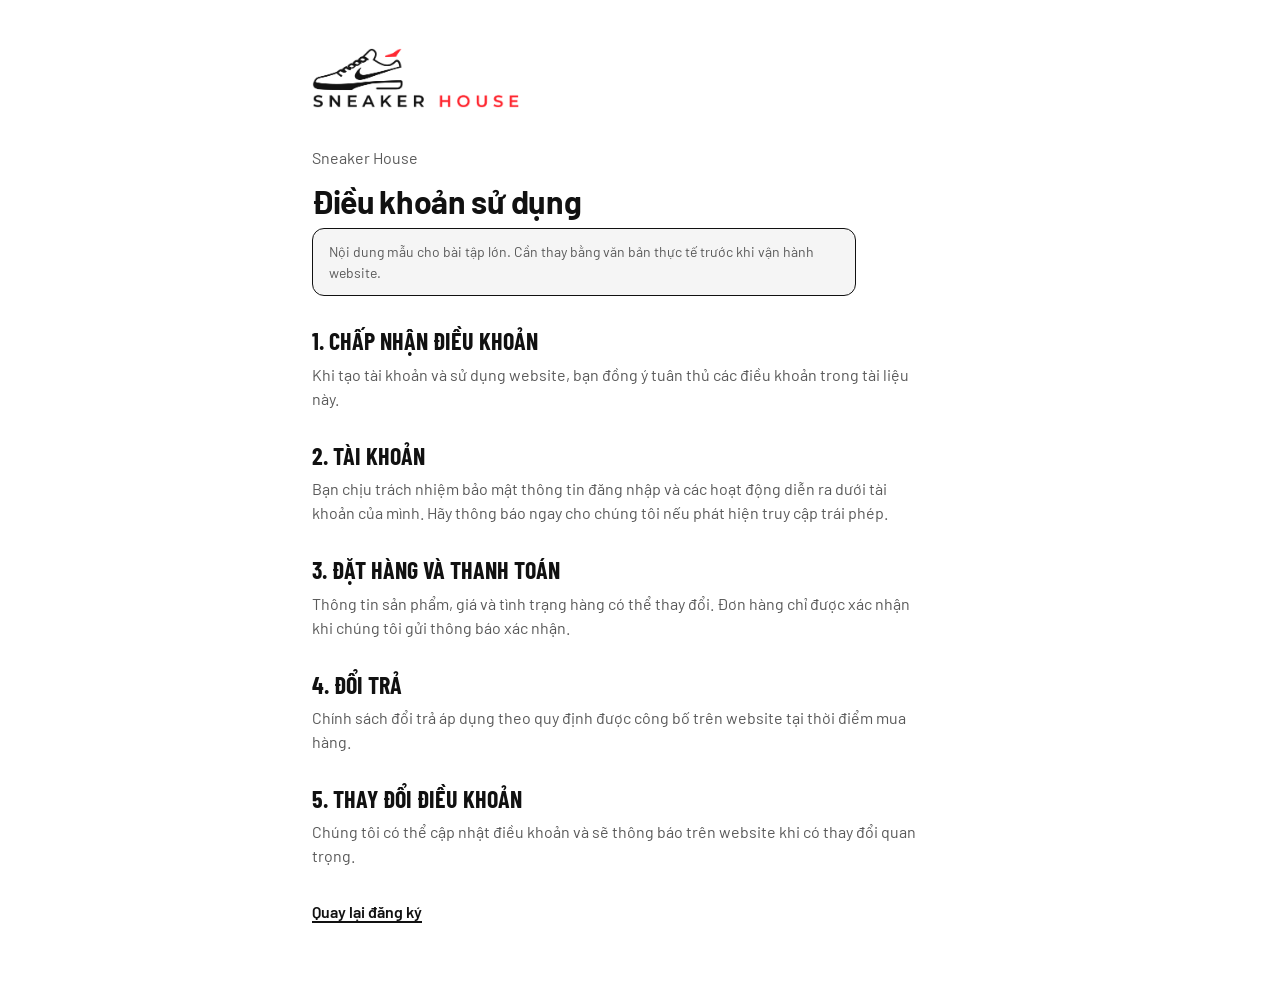
<file: fe-auth/terms.html>
<!DOCTYPE html>
<html lang="vi">
<head>
  <meta charset="UTF-8">
  <meta name="viewport" content="width=device-width, initial-scale=1">
  <title>Điều khoản sử dụng — Sneaker House</title>
  <meta name="description" content="Điều khoản sử dụng website Sneaker House.">
  <meta name="theme-color" content="#111111">
  <link rel="icon" href="assets/favicon.svg" type="image/svg+xml">
  <link rel="preconnect" href="https://fonts.googleapis.com">
  <link rel="preconnect" href="https://fonts.gstatic.com" crossorigin>
  <link rel="stylesheet" href="https://fonts.googleapis.com/css2?family=Barlow+Condensed:wght@600;700&family=Barlow:wght@400;500;600;700&display=swap">
  <link rel="stylesheet" href="css/auth.css">
</head>
<body>
  <a class="skip-link" href="#main">Bỏ qua tới nội dung chính</a>
  <main class="doc" id="main">
    <a class="brand" href="index.html" aria-label="Sneaker House — về trang chủ">
        <img class="brand__logo" src="assets/logo-dark.png" alt="" width="1000" height="290">
      </a>
    <p class="eyebrow">Sneaker House</p>
    <h1 class="title">Điều khoản sử dụng</h1>
    <p class="notice notice--info">Nội dung mẫu cho bài tập lớn. Cần thay bằng văn bản thực tế trước khi vận hành website.</p>
    <h2>1. Chấp nhận điều khoản</h2>
    <p>Khi tạo tài khoản và sử dụng website, bạn đồng ý tuân thủ các điều khoản trong tài liệu này.</p>
    <h2>2. Tài khoản</h2>
    <p>Bạn chịu trách nhiệm bảo mật thông tin đăng nhập và các hoạt động diễn ra dưới tài khoản của mình. Hãy thông báo ngay cho chúng tôi nếu phát hiện truy cập trái phép.</p>
    <h2>3. Đặt hàng và thanh toán</h2>
    <p>Thông tin sản phẩm, giá và tình trạng hàng có thể thay đổi. Đơn hàng chỉ được xác nhận khi chúng tôi gửi thông báo xác nhận.</p>
    <h2>4. Đổi trả</h2>
    <p>Chính sách đổi trả áp dụng theo quy định được công bố trên website tại thời điểm mua hàng.</p>
    <h2>5. Thay đổi điều khoản</h2>
    <p>Chúng tôi có thể cập nhật điều khoản và sẽ thông báo trên website khi có thay đổi quan trọng.</p>
    <p style="margin-top:32px"><a class="link" href="register.html">Quay lại đăng ký</a></p>
  </main>
</body>
</html>
</file>
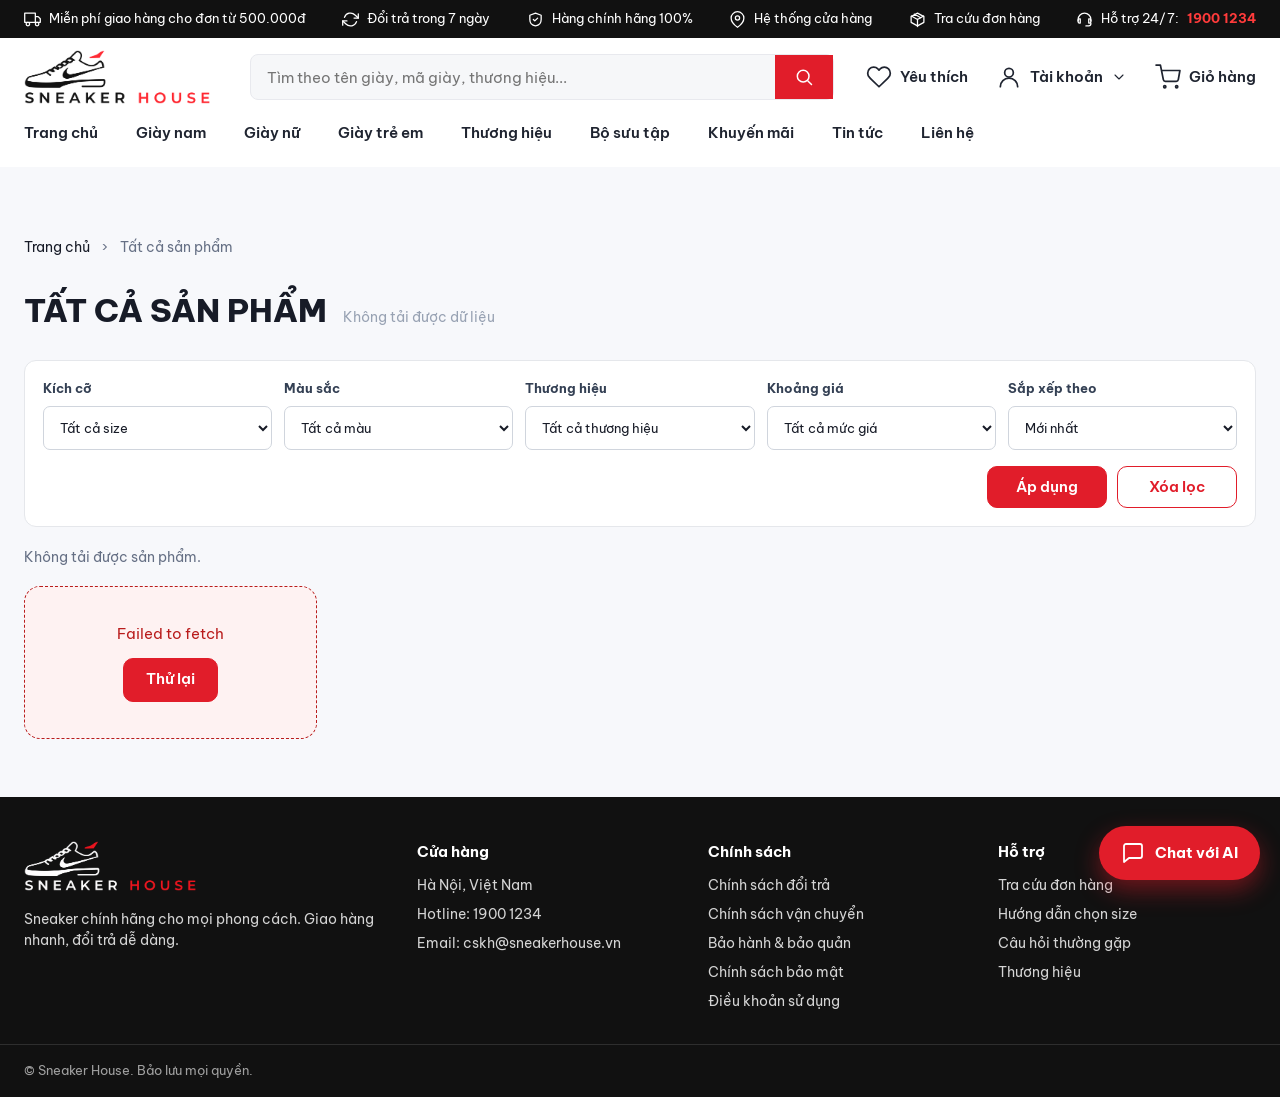
<file: fe-home/products.html>
<!DOCTYPE html>
<html lang="vi">
<head>
  <meta charset="UTF-8">
  <meta name="viewport" content="width=device-width, initial-scale=1">
  <title>Sneaker House — Giày sneaker chính hãng</title>
  <meta name="description" content="Sneaker House: giày sneaker nam, nữ, trẻ em chính hãng, giao hàng nhanh, đổi trả trong 7 ngày. Flash Sale mỗi ngày.">
  <link rel="icon" href="assets/favicon.svg" type="image/svg+xml">
  <link rel="preconnect" href="https://fonts.googleapis.com">
  <link rel="preconnect" href="https://fonts.gstatic.com" crossorigin>
  <link rel="stylesheet" href="https://fonts.googleapis.com/css2?family=Be+Vietnam+Pro:wght@400;500;600;700;800&display=swap">
  <link rel="stylesheet" href="css/home.css">
  <link rel="stylesheet" href="css/products.css">
</head>
<body>
  <a class="skip-link" href="#main">Bỏ qua tới nội dung chính</a>

  <div class="promo">
    <div class="wrap promo__in">
      <span><i data-icon="truck"></i>Miễn phí giao hàng cho đơn từ 500.000đ</span>
      <span><i data-icon="refresh"></i>Đổi trả trong 7 ngày</span>
      <span><i data-icon="shieldCheck"></i>Hàng chính hãng 100%</span>
      <span><i data-icon="pin"></i>Hệ thống cửa hàng</span>
      <span><i data-icon="package"></i><a href="orders.html" data-link="orders">Tra cứu đơn hàng</a></span>
      <span><i data-icon="headset"></i>Hỗ trợ 24/7: <b class="promo__tel" data-hotline>1900 1234</b></span>
    </div>
  </div>

  <header class="head" id="top">
    <div class="wrap head__in">
      <a class="logo" href="index.html" aria-label="Sneaker House — trang chủ"><img src="assets/logo-dark.png" alt="Sneaker House" width="1000" height="290"></a>

<form class="search" role="search" data-search>
  <label class="sr-only" for="q">Tìm kiếm</label>

  <input
    id="q"
    name="q"
    type="search"
    placeholder="Tìm theo tên giày, mã giày, thương hiệu..."
    autocomplete="off"
    aria-controls="search-suggestions"
    aria-expanded="false"
  >

  <button type="submit" aria-label="Tìm kiếm">
    <i data-icon="search"></i>
  </button>

  <!-- Goi y san pham khi khach nhap tu khoa -->
  <div
    class="search__suggest"
    id="search-suggestions"
    data-search-suggest
    role="region"
    aria-label="Gợi ý sản phẩm"
    hidden
  >
    <div class="search__suggest-grid"
         data-search-suggest-list>
    </div>

    <button
      class="search__suggest-all"
      type="button"
      data-search-suggest-all>
      Xem tất cả kết quả
    </button>
  </div>
</form>
      <nav class="tools" aria-label="Tiện ích">
        <a class="tool" href="wishlist.html" data-link="wishlist"><i data-icon="heart"></i><span>Yêu thích</span></a>
        <div class="menu" data-menu>
          <button class="tool" type="button" aria-expanded="false" aria-controls="account-menu" data-menu-btn>
            <i data-icon="user"></i><span data-user-name>Tài khoản</span><i data-icon="chevronDown" class="chev"></i>
          </button>
          <ul class="menu__list" id="account-menu" hidden data-account-list></ul>
        </div>
        <a class="tool" href="cart.html" data-link="cart"><i data-icon="cart"></i><span>Giỏ hàng</span></a>
      </nav>
    </div>

    <div class="wrap navrow">
<nav class="mainnav" aria-label="Điều hướng chính">
  <a href="index.html" data-link="home">Trang chủ</a>
  <a href="products.html?category=nam" data-link="men">
    Giày nam
  </a>
  <a href="products.html?category=nu" data-link="women">
    Giày nữ
  </a>
  <a href="products.html?category=tre-em" data-link="kids">
    Giày trẻ em
  </a>
  <a href="index.html#brands" data-link="brands">
    Thương hiệu
  </a>
  <a href="index.html#collections" data-link="collections">
    Bộ sưu tập
  </a>
  <a href="index.html#flash" data-link="sale">
    Khuyến mãi
  </a>
  <a href="index.html#news" data-link="news">
    Tin tức
  </a>
  <a href="#contact" data-link="contact">
    Liên hệ
  </a>
</nav>
    </div>
  </header>
<main id="main" class="catalog-page">
  <section class="wrap sec catalog">

    <!-- Duong dan danh muc -->
    <nav class="catalog__breadcrumb" aria-label="Đường dẫn">
      <a href="index.html">Trang chủ</a>
      <span aria-hidden="true">›</span>
      <span data-catalog-breadcrumb>Giày nam</span>
    </nav>

    <!-- Tieu de va tong so san pham -->
    <div class="catalog__heading">
      <h1 data-catalog-title>GIÀY NAM</h1>
      <span data-catalog-total>Đang tải sản phẩm...</span>
    </div>

    <!-- Bo loc ngang theo bo cuc PUMA -->
    <form class="catalog__filters" data-catalog-filters>

      <label>
        <span>Kích cỡ</span>
        <select name="size">
          <option value="">Tất cả size</option>
        </select>
      </label>

      <label>
        <span>Màu sắc</span>
        <select name="color">
          <option value="">Tất cả màu</option>
        </select>
      </label>

      <label>
        <span>Thương hiệu</span>
        <select name="brand">
          <option value="">Tất cả thương hiệu</option>
        </select>
      </label>

      <label>
        <span>Khoảng giá</span>
        <select name="price">
          <option value="">Tất cả mức giá</option>
        </select>
      </label>

      <label>
        <span>Sắp xếp theo</span>
        <select name="sort">
          <option value="newest">Mới nhất</option>
          <option value="best_selling">Bán chạy</option>
          <option value="price_asc">Giá tăng dần</option>
          <option value="price_desc">Giá giảm dần</option>
        </select>
      </label>

      <div class="catalog__actions">
        <button class="btn" type="submit">
          Áp dụng
        </button>

        <button
          class="btn btn--ghost"
          type="button"
          data-catalog-reset>
          Xóa lọc
        </button>
      </div>

    </form>

    <!-- Thong bao trang thai -->
    <p
      class="resultline"
      data-catalog-message
      role="status"
      aria-live="polite">
    </p>

    <!-- Luoi san pham: su dung lai pcard -->
    <div class="grid" data-catalog-grid></div>

    <!-- Phan trang -->
    <nav
      class="catalog__pagination"
      data-catalog-pagination
      aria-label="Phân trang sản phẩm"
      hidden>

      <button
        type="button"
        class="btn btn--ghost"
        data-catalog-prev>
        Trang trước
      </button>

      <span data-catalog-page>Trang 1</span>

      <button
        type="button"
        class="btn btn--ghost"
        data-catalog-next>
        Trang sau
      </button>

    </nav>

  </section>
</main>
  <footer class="foot" id="contact">
    <div class="wrap foot__in">
      <div class="foot__brand">
        <img src="assets/logo-light.png" alt="Sneaker House" width="1000" height="290">
        <p>Sneaker chính hãng cho mọi phong cách. Giao hàng nhanh, đổi trả dễ dàng.</p>
      </div>
      <div><h3>Cửa hàng</h3><ul>
        <li data-store="address">Hà Nội, Việt Nam</li>
        <li>Hotline: <a data-store="hotline" href="tel:19001234">1900 1234</a></li>
        <li>Email: <a data-store="email" href="mailto:cskh@sneakerhouse.vn">cskh@sneakerhouse.vn</a></li></ul></div>
      <div><h3>Chính sách</h3><ul>
        <li><a href="#">Chính sách đổi trả</a></li><li><a href="#">Chính sách vận chuyển</a></li>
        <li><a href="#">Bảo hành &amp; bảo quản</a></li><li><a href="../fe-auth/privacy.html">Chính sách bảo mật</a></li>
        <li><a href="../fe-auth/terms.html">Điều khoản sử dụng</a></li></ul></div>
      <div><h3>Hỗ trợ</h3><ul>
        <li><a href="orders.html" data-link="orders">Tra cứu đơn hàng</a></li><li><a href="#">Hướng dẫn chọn size</a></li>
        <li><a href="#">Câu hỏi thường gặp</a></li><li><a href="#brands">Thương hiệu</a></li></ul></div>
    </div>
    <div class="foot__bar"><div class="wrap">© Sneaker House. Bảo lưu mọi quyền.</div></div>
  </footer>

  <!-- 7. Chatbox AI (giao diện, chưa kết nối AI) -->
  <div class="chat" data-chat>
    <button class="chat__fab" type="button" aria-expanded="false" aria-controls="chat-panel" data-chat-open>
      <i data-icon="chat"></i><span>Chat với AI</span>
    </button>
    <section class="chat__panel" id="chat-panel" role="dialog" aria-label="Trợ lý Sneaker House" hidden>
      <header class="chat__head">
        <span class="chat__avatar"><i data-icon="chat"></i></span>
        <div><strong>Trợ lý Sneaker House</strong><small>Tư vấn chọn giày</small></div>
        <button type="button" aria-label="Thu nhỏ khung chat" data-chat-min><i data-icon="minus"></i></button>
        <button type="button" aria-label="Đóng khung chat" data-chat-close><i data-icon="x"></i></button>
      </header>
      <div class="chat__body" data-chat-body aria-live="polite"></div>
      <div class="chat__chips" data-chat-chips></div>
      <form class="chat__form" data-chat-form>
        <label class="sr-only" for="chat-input">Tin nhắn</label>
        <input class="input" id="chat-input" type="text" placeholder="Nhập tin nhắn..." autocomplete="off" maxlength="500">
        <button class="btn btn--icon" type="submit" aria-label="Gửi"><i data-icon="send"></i></button>
      </form>
    </section>
  </div>

  <div class="toast" data-toast role="status" aria-live="polite" hidden></div>
 <script src="js/home-config.js"></script>
<script src="js/product-card.js"></script>
<script src="js/products.js"></script>
</body>
</html>
</file>
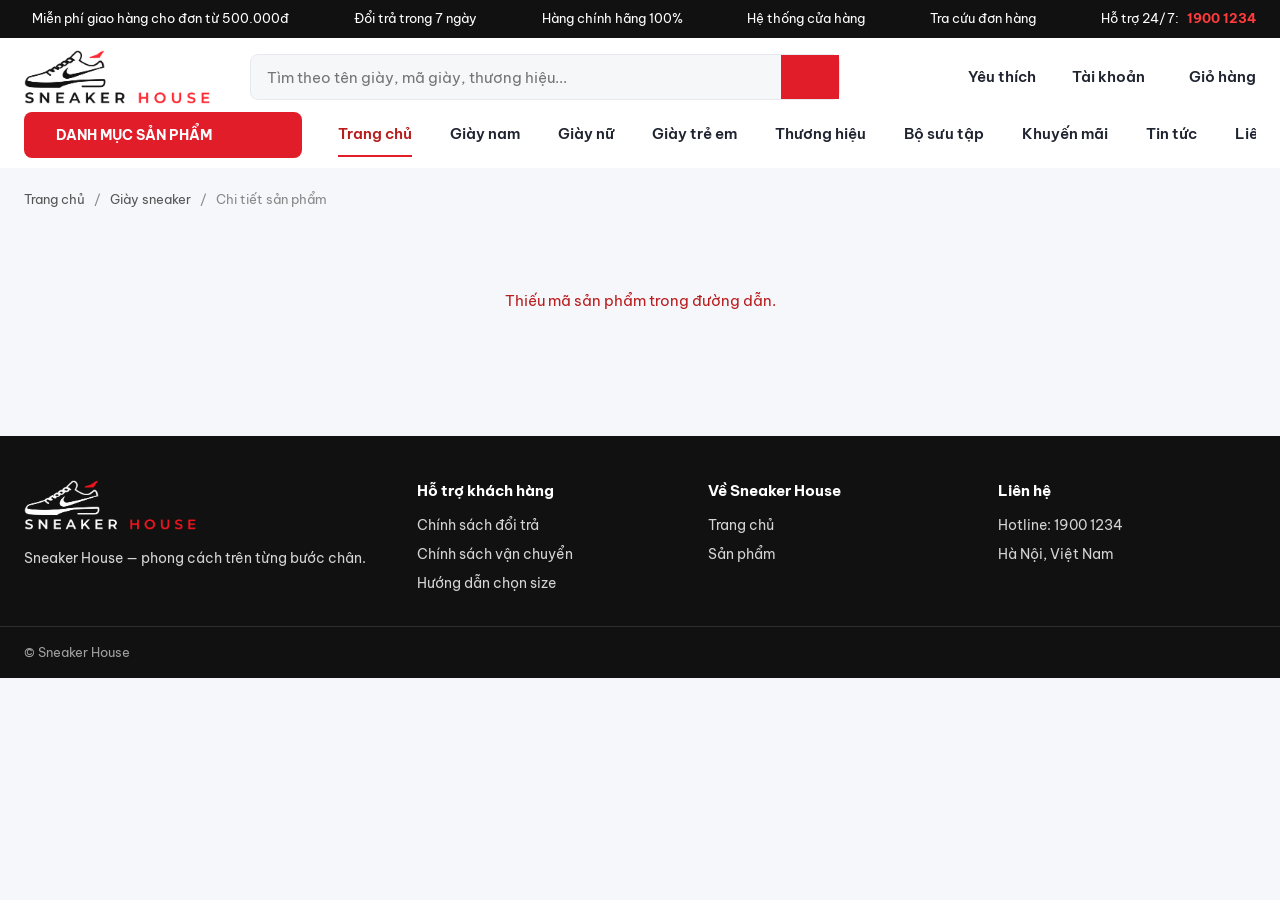
<file: fe-product-catalog/product.html>
<!doctype html><html lang="vi"><head><meta charset="utf-8"><meta name="viewport" content="width=device-width,initial-scale=1"><meta name="theme-color" content="#111111"><title>Chi tiết sản phẩm | Sneaker House</title><link rel="icon" href="../fe-home/assets/favicon.svg"><link rel="preconnect" href="https://fonts.googleapis.com"><link rel="preconnect" href="https://fonts.gstatic.com" crossorigin><link href="https://fonts.googleapis.com/css2?family=Be+Vietnam+Pro:wght@400;500;600;700;800&display=swap" rel="stylesheet"><link rel="stylesheet" href="../fe-home/css/home.css"><link rel="stylesheet" href="css/catalog.css"></head><body><a class="skip-link" href="#main">Bỏ qua tới nội dung chính</a>
  <div class="promo">
    <div class="wrap promo__in">
      <span><i data-icon="truck"></i>Miễn phí giao hàng cho đơn từ 500.000đ</span>
      <span><i data-icon="refresh"></i>Đổi trả trong 7 ngày</span>
      <span><i data-icon="shieldCheck"></i>Hàng chính hãng 100%</span>
      <span><i data-icon="pin"></i>Hệ thống cửa hàng</span>
      <span><i data-icon="package"></i><a href="../fe-home/index.html" data-link="orders">Tra cứu đơn hàng</a></span>
      <span><i data-icon="headset"></i>Hỗ trợ 24/7: <b class="promo__tel" data-hotline>1900 1234</b></span>
    </div>
  </div>

  <header class="head" id="top">
    <div class="wrap head__in">
      <a class="logo" href="../fe-home/index.html" aria-label="Sneaker House — trang chủ"><img src="../fe-home/assets/logo-dark.png" alt="Sneaker House" width="1000" height="290"></a>
      <form class="search" role="search" data-search>
        <label class="sr-only" for="q">Tìm kiếm</label>
        <input id="q" name="q" type="search" placeholder="Tìm theo tên giày, mã giày, thương hiệu..." autocomplete="off">
        <button type="submit" aria-label="Tìm kiếm"><i data-icon="search"></i></button>
      </form>
      <nav class="tools" aria-label="Tiện ích">
        <a class="tool" href="#wishlist" data-link="wishlist"><i data-icon="heart"></i><span>Yêu thích</span></a>
        <div class="menu" data-menu>
          <button class="tool" type="button" aria-expanded="false" aria-controls="account-menu" data-menu-btn>
            <i data-icon="user"></i><span data-user-name>Tài khoản</span><i data-icon="chevronDown" class="chev"></i>
          </button>
          <ul class="menu__list" id="account-menu" hidden data-account-list></ul>
        </div>
        <a class="tool" href="#cart" data-link="cart"><i data-icon="cart"></i><span>Giỏ hàng</span></a>
      </nav>
    </div>

    <div class="wrap navrow">
      <button class="cat" type="button" aria-expanded="false" aria-controls="mega" data-mega-btn>
        <i data-icon="menu"></i><span>Danh mục sản phẩm</span><i data-icon="chevronDown"></i>
      </button>
      <nav class="mainnav" aria-label="Điều hướng chính">
        <a href="../fe-home/index.html" data-link="home" aria-current="page">Trang chủ</a>
        <a href="products.html" data-link="men">Giày nam</a>
        <a href="products.html" data-link="women">Giày nữ</a>
        <a href="products.html" data-link="kids">Giày trẻ em</a>
        <a href="products.html" data-link="brands">Thương hiệu</a>
        <a href="products.html" data-link="collections">Bộ sưu tập</a>
        <a href="products.html?sort=newest" data-link="sale">Khuyến mãi</a>
        <a href="../fe-home/index.html#news" data-link="news">Tin tức</a>
        <a href="../fe-home/index.html#contact" data-link="contact">Liên hệ</a>
      </nav>
    </div>

    <div class="mega" id="mega" hidden data-mega>
      <button class="mega__close" type="button" aria-label="Đóng danh mục" data-mega-close><i data-icon="x"></i></button>
      <div class="wrap mega__in">
        <ul class="mega__main" role="menu" aria-label="Danh mục chính" data-mega-main></ul>
        <div class="mega__body" data-mega-body></div>
        <aside class="mega__side">
          <div data-mega-brands></div>
          <div data-mega-prices></div>
          <a class="mega__banner" href="products.html?sort=newest" data-mega-banner>
            <span class="mega__tag">Flash Sale</span>
            <strong>Giảm đến 50%</strong>
            <span>Sneaker chính hãng — số lượng có hạn</span>
          </a>
        </aside>
      </div>
    </div>
  </header>
  <div class="mega-scrim" data-mega-scrim hidden></div>

<main id="main" class="wrap detail-page"><nav class="crumb"><a href="../fe-home/index.html">Trang chủ</a><span>/</span><a href="products.html">Giày sneaker</a><span>/</span><span data-crumb>Chi tiết sản phẩm</span></nav><div class="detail-state" data-detail-state>Đang tải thông tin sản phẩm…</div><section class="detail-layout" data-detail hidden><div class="gallery"><div class="thumb-list" data-thumbnails></div><div class="gallery-main"><img data-main-image alt="Ảnh sản phẩm"><button type="button" class="zoom-button" data-zoom aria-label="Phóng to ảnh">⌕</button></div></div><div class="detail-info"><p class="eyebrow" data-brand></p><h1 data-name></h1><div class="detail-meta"><span>SKU: <b data-sku></b></span><span data-rating></span><span data-sold></span></div><div class="detail-price" data-price></div><p class="detail-description" data-description></p><div class="variant-group"><h3>Màu sắc <span data-selected-color></span></h3><div class="variant-options" data-colors></div></div><div class="variant-group"><div class="size-heading"><h3>Kích thước</h3><button type="button" class="text-button" data-size-guide>Mẹo chọn size</button></div><div class="variant-options size-options" data-sizes></div></div><div class="stock-status" data-stock role="status">Vui lòng chọn màu và size</div><div class="quantity-row"><span>Số lượng</span><div class="quantity-control"><button type="button" data-qty-minus aria-label="Giảm số lượng">−</button><input type="number" min="1" value="1" data-qty><button type="button" data-qty-plus aria-label="Tăng số lượng">+</button></div></div><div class="detail-actions"><button type="button" class="btn btn--ghost" data-add-cart>Thêm vào giỏ</button><button type="button" class="btn" data-buy-now>Mua ngay</button></div><ul class="service-points"><li>✓ Hàng chính hãng 100%</li><li>✓ Đổi trả trong 7 ngày</li><li>✓ Hỗ trợ tư vấn chọn size</li></ul></div></section>
<section class="detail-tabs" data-detail-tabs hidden><div class="tab-buttons"><button type="button" class="is-active" data-tab="description">Chi tiết sản phẩm</button><button type="button" data-tab="reviews">Đánh giá <span data-review-count></span></button><button type="button" data-tab="related">Sản phẩm liên quan</button></div><div class="tab-panel" data-panel="description"><h2>Thông số sản phẩm</h2><div data-specs></div><div class="size-guide" data-size-table><h3>Bảng hướng dẫn chọn size</h3><p>Đối chiếu chiều dài bàn chân với size giày trước khi đặt hàng.</p><table><thead><tr><th>Size</th><th>38</th><th>39</th><th>40</th><th>41</th><th>42</th><th>43</th><th>44</th></tr></thead><tbody><tr><th>Chiều dài chân (cm)</th><td>24</td><td>24.5</td><td>25</td><td>25.5</td><td>26</td><td>26.5</td><td>27</td></tr></tbody></table><small>Bảng tham khảo chung; ưu tiên hướng dẫn size riêng của thương hiệu nếu có.</small></div></div><div class="tab-panel" data-panel="reviews" hidden><div data-reviews>Đang tải đánh giá…</div></div><div class="tab-panel" data-panel="related" hidden><div class="product-grid related-grid" data-related></div></div></section></main>
<div class="image-modal" data-image-modal hidden role="dialog" aria-modal="true" aria-label="Ảnh sản phẩm phóng to"><button type="button" data-close-zoom aria-label="Đóng">×</button><img data-zoom-image alt="Ảnh sản phẩm phóng to"></div><div class="size-modal" data-size-modal hidden role="dialog" aria-modal="true" aria-labelledby="size-modal-title"><div><button type="button" data-close-size aria-label="Đóng">×</button><h2 id="size-modal-title">Hướng dẫn chọn size</h2><p>Đo chiều dài bàn chân từ gót đến đầu ngón dài nhất, sau đó đối chiếu bảng size. Nếu nằm giữa hai size, cân nhắc chọn size lớn hơn.</p></div></div>  <footer class="foot"><div class="wrap foot__in"><div class="foot__brand"><img src="../fe-home/assets/logo-light.png" alt="Sneaker House"><p>Sneaker House — phong cách trên từng bước chân.</p></div><div><h3>Hỗ trợ khách hàng</h3><ul><li>Chính sách đổi trả</li><li>Chính sách vận chuyển</li><li>Hướng dẫn chọn size</li></ul></div><div><h3>Về Sneaker House</h3><ul><li><a href="../fe-home/index.html">Trang chủ</a></li><li><a href="products.html">Sản phẩm</a></li></ul></div><div><h3>Liên hệ</h3><ul><li>Hotline: 1900 1234</li><li>Hà Nội, Việt Nam</li></ul></div></div><div class="foot__bar"><div class="wrap">© Sneaker House</div></div></footer>
  <div class="toast" data-toast role="status" aria-live="polite" hidden></div>
  <script src="js/catalog-config.js"></script><script src="js/catalog-common.js"></script>
  <script src="js/detail.js"></script></body></html>
</file>
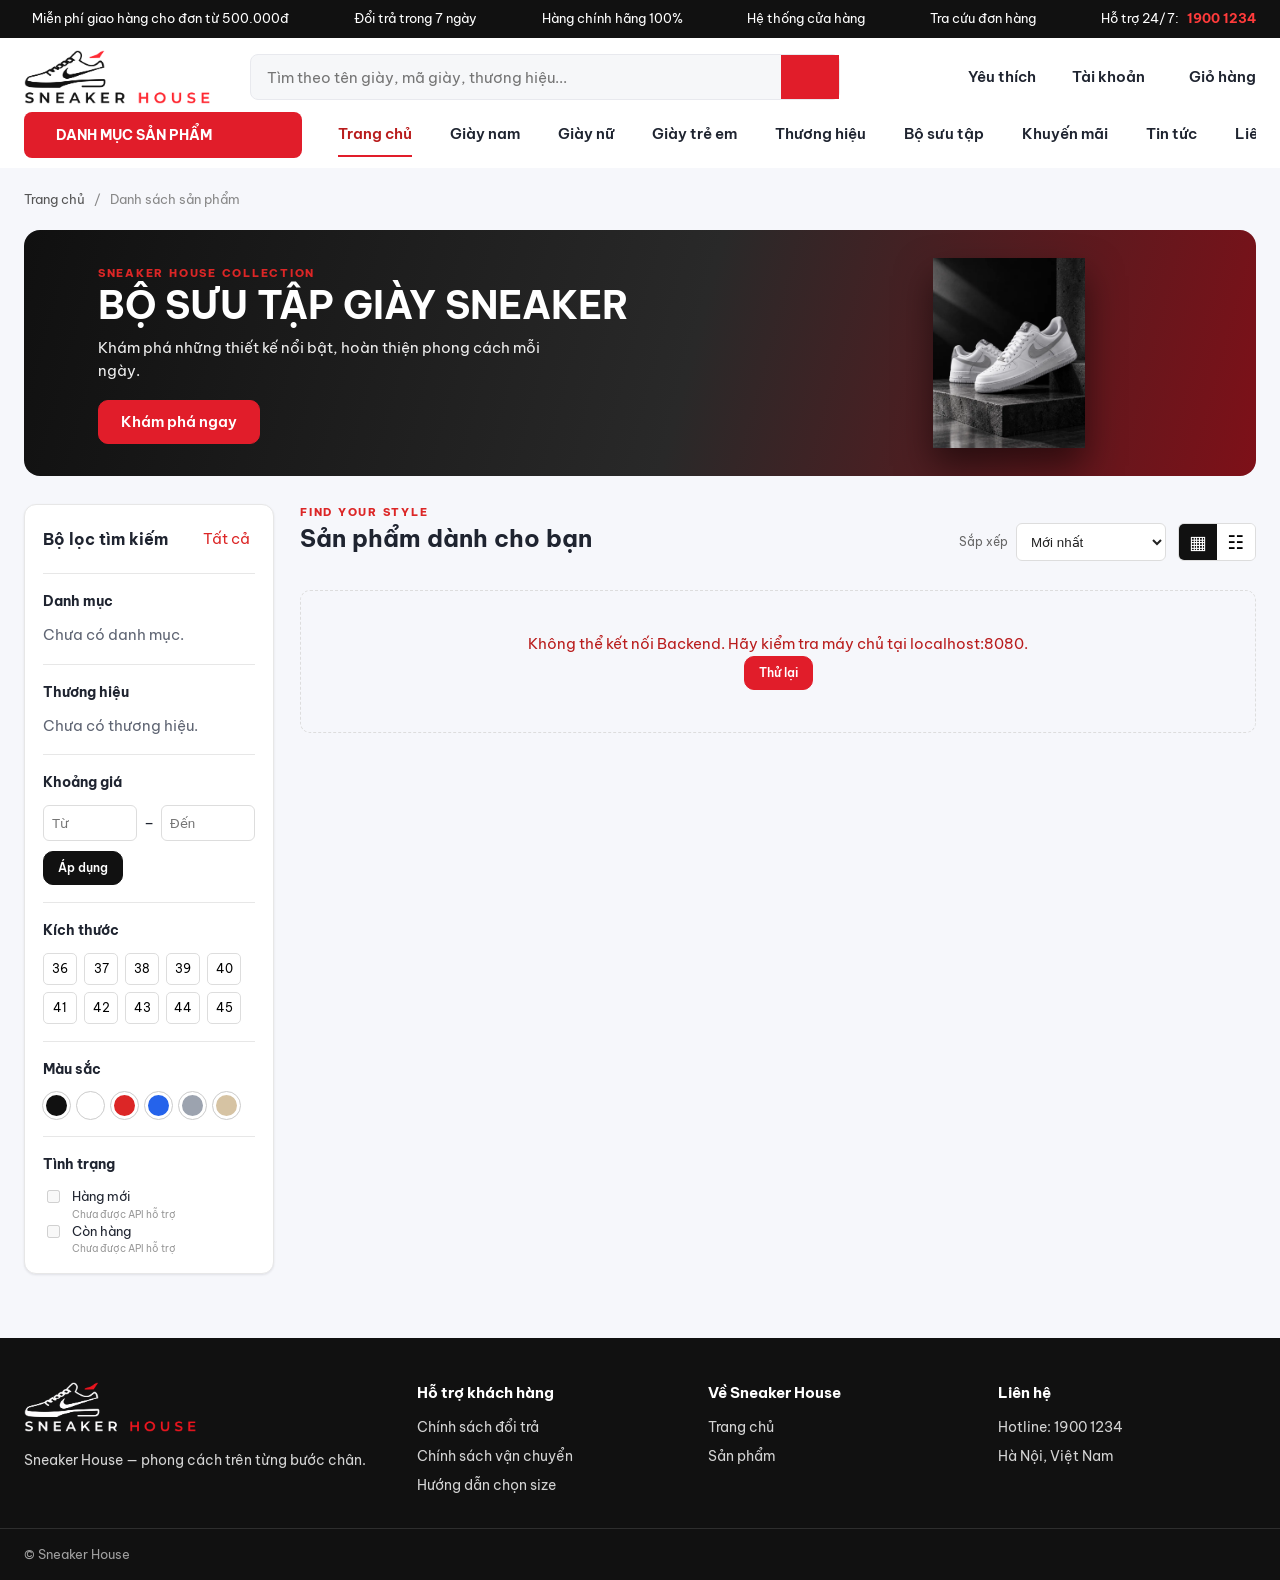
<file: fe-product-catalog/products.html>
<!doctype html><html lang="vi"><head><meta charset="utf-8"><meta name="viewport" content="width=device-width,initial-scale=1"><meta name="theme-color" content="#111111"><title>Danh sách sản phẩm | Sneaker House</title><link rel="icon" href="../fe-home/assets/favicon.svg"><link rel="preconnect" href="https://fonts.googleapis.com"><link rel="preconnect" href="https://fonts.gstatic.com" crossorigin><link href="https://fonts.googleapis.com/css2?family=Be+Vietnam+Pro:wght@400;500;600;700;800&display=swap" rel="stylesheet"><link rel="stylesheet" href="../fe-home/css/home.css"><link rel="stylesheet" href="css/catalog.css"></head><body><a class="skip-link" href="#main">Bỏ qua tới nội dung chính</a>
  <div class="promo">
    <div class="wrap promo__in">
      <span><i data-icon="truck"></i>Miễn phí giao hàng cho đơn từ 500.000đ</span>
      <span><i data-icon="refresh"></i>Đổi trả trong 7 ngày</span>
      <span><i data-icon="shieldCheck"></i>Hàng chính hãng 100%</span>
      <span><i data-icon="pin"></i>Hệ thống cửa hàng</span>
      <span><i data-icon="package"></i><a href="../fe-home/index.html" data-link="orders">Tra cứu đơn hàng</a></span>
      <span><i data-icon="headset"></i>Hỗ trợ 24/7: <b class="promo__tel" data-hotline>1900 1234</b></span>
    </div>
  </div>

  <header class="head" id="top">
    <div class="wrap head__in">
      <a class="logo" href="../fe-home/index.html" aria-label="Sneaker House — trang chủ"><img src="../fe-home/assets/logo-dark.png" alt="Sneaker House" width="1000" height="290"></a>
      <form class="search" role="search" data-search>
        <label class="sr-only" for="q">Tìm kiếm</label>
        <input id="q" name="q" type="search" placeholder="Tìm theo tên giày, mã giày, thương hiệu..." autocomplete="off">
        <button type="submit" aria-label="Tìm kiếm"><i data-icon="search"></i></button>
      </form>
      <nav class="tools" aria-label="Tiện ích">
        <a class="tool" href="#wishlist" data-link="wishlist"><i data-icon="heart"></i><span>Yêu thích</span></a>
        <div class="menu" data-menu>
          <button class="tool" type="button" aria-expanded="false" aria-controls="account-menu" data-menu-btn>
            <i data-icon="user"></i><span data-user-name>Tài khoản</span><i data-icon="chevronDown" class="chev"></i>
          </button>
          <ul class="menu__list" id="account-menu" hidden data-account-list></ul>
        </div>
        <a class="tool" href="#cart" data-link="cart"><i data-icon="cart"></i><span>Giỏ hàng</span></a>
      </nav>
    </div>

    <div class="wrap navrow">
      <button class="cat" type="button" aria-expanded="false" aria-controls="mega" data-mega-btn>
        <i data-icon="menu"></i><span>Danh mục sản phẩm</span><i data-icon="chevronDown"></i>
      </button>
      <nav class="mainnav" aria-label="Điều hướng chính">
        <a href="../fe-home/index.html" data-link="home" aria-current="page">Trang chủ</a>
        <a href="products.html" data-link="men">Giày nam</a>
        <a href="products.html" data-link="women">Giày nữ</a>
        <a href="products.html" data-link="kids">Giày trẻ em</a>
        <a href="products.html" data-link="brands">Thương hiệu</a>
        <a href="products.html" data-link="collections">Bộ sưu tập</a>
        <a href="products.html?sort=newest" data-link="sale">Khuyến mãi</a>
        <a href="../fe-home/index.html#news" data-link="news">Tin tức</a>
        <a href="../fe-home/index.html#contact" data-link="contact">Liên hệ</a>
      </nav>
    </div>

    <div class="mega" id="mega" hidden data-mega>
      <button class="mega__close" type="button" aria-label="Đóng danh mục" data-mega-close><i data-icon="x"></i></button>
      <div class="wrap mega__in">
        <ul class="mega__main" role="menu" aria-label="Danh mục chính" data-mega-main></ul>
        <div class="mega__body" data-mega-body></div>
        <aside class="mega__side">
          <div data-mega-brands></div>
          <div data-mega-prices></div>
          <a class="mega__banner" href="products.html?sort=newest" data-mega-banner>
            <span class="mega__tag">Flash Sale</span>
            <strong>Giảm đến 50%</strong>
            <span>Sneaker chính hãng — số lượng có hạn</span>
          </a>
        </aside>
      </div>
    </div>
  </header>
  <div class="mega-scrim" data-mega-scrim hidden></div>

<main id="main" class="catalog wrap"><nav class="crumb" aria-label="Breadcrumb"><a href="../fe-home/index.html">Trang chủ</a><span>/</span><span data-crumb>Danh sách sản phẩm</span></nav>
<section class="catalog-banner"><div><span class="eyebrow">SNEAKER HOUSE COLLECTION</span><h1 data-banner-title>BỘ SƯU TẬP GIÀY SNEAKER</h1><p data-banner-desc>Khám phá những thiết kế nổi bật, hoàn thiện phong cách mỗi ngày.</p><a href="#catalog-results" class="btn">Khám phá ngay</a></div><img src="../fe-home/assets/p-airforce.webp" alt="Bộ sưu tập sneaker"></section>
<div class="catalog-layout"><aside class="sidebar card" aria-label="Bộ lọc sản phẩm"><div class="sidebar__head"><h2>Bộ lọc tìm kiếm</h2><button type="button" class="text-button" data-clear>Tất cả</button></div>
<section class="filter-group"><h3>Danh mục</h3><div data-category-filters class="filter-options"><p class="muted">Đang tải danh mục…</p></div></section>
<section class="filter-group"><h3>Thương hiệu</h3><div data-brand-filters class="filter-options"><p class="muted">Đang tải thương hiệu…</p></div></section>
<section class="filter-group"><h3>Khoảng giá</h3><div class="price-inputs"><label><span class="sr-only">Giá từ</span><input type="number" min="0" placeholder="Từ" data-min-price></label><span>–</span><label><span class="sr-only">Giá đến</span><input type="number" min="0" placeholder="Đến" data-max-price></label></div><button class="btn btn--small btn--dark" type="button" data-apply-price>Áp dụng</button></section>
<section class="filter-group"><h3>Kích thước</h3><div class="size-chips" data-size-filters></div></section>
<section class="filter-group"><h3>Màu sắc</h3><div class="color-chips" data-color-filters></div></section>
<section class="filter-group"><h3>Tình trạng</h3><label class="check-row"><input type="checkbox" data-filter-new disabled><span>Hàng mới <small>Chưa được API hỗ trợ</small></span></label><label class="check-row"><input type="checkbox" data-filter-stock disabled><span>Còn hàng <small>Chưa được API hỗ trợ</small></span></label></section>
</aside><section class="catalog-main" id="catalog-results"><div class="catalog-head"><div><p class="eyebrow">FIND YOUR STYLE</p><h2 data-heading>Sản phẩm dành cho bạn</h2><p class="muted" data-result-count>Đang tải sản phẩm…</p></div><div class="catalog-controls"><label class="sort-control">Sắp xếp <select data-sort><option value="newest">Mới nhất</option><option value="price_asc">Giá tăng dần</option><option value="price_desc">Giá giảm dần</option><option value="best_selling">Bán chạy</option></select></label><div class="view-switch" role="group" aria-label="Chế độ hiển thị"><button type="button" data-view="grid" aria-pressed="true" title="Dạng lưới">▦</button><button type="button" data-view="list" aria-pressed="false" title="Dạng danh sách">☷</button></div></div></div>
<div class="active-filters" data-active-filters></div><div class="product-grid" data-products aria-live="polite"><div class="catalog-loading">Đang tải sản phẩm…</div></div><nav class="pagination" data-pagination aria-label="Phân trang"></nav></section></div></main>
  <footer class="foot"><div class="wrap foot__in"><div class="foot__brand"><img src="../fe-home/assets/logo-light.png" alt="Sneaker House"><p>Sneaker House — phong cách trên từng bước chân.</p></div><div><h3>Hỗ trợ khách hàng</h3><ul><li>Chính sách đổi trả</li><li>Chính sách vận chuyển</li><li>Hướng dẫn chọn size</li></ul></div><div><h3>Về Sneaker House</h3><ul><li><a href="../fe-home/index.html">Trang chủ</a></li><li><a href="products.html">Sản phẩm</a></li></ul></div><div><h3>Liên hệ</h3><ul><li>Hotline: 1900 1234</li><li>Hà Nội, Việt Nam</li></ul></div></div><div class="foot__bar"><div class="wrap">© Sneaker House</div></div></footer>
  <div class="toast" data-toast role="status" aria-live="polite" hidden></div>
  <script src="js/catalog-config.js"></script><script src="js/catalog-common.js"></script>
  <script src="js/listing.js"></script></body></html>
</file>
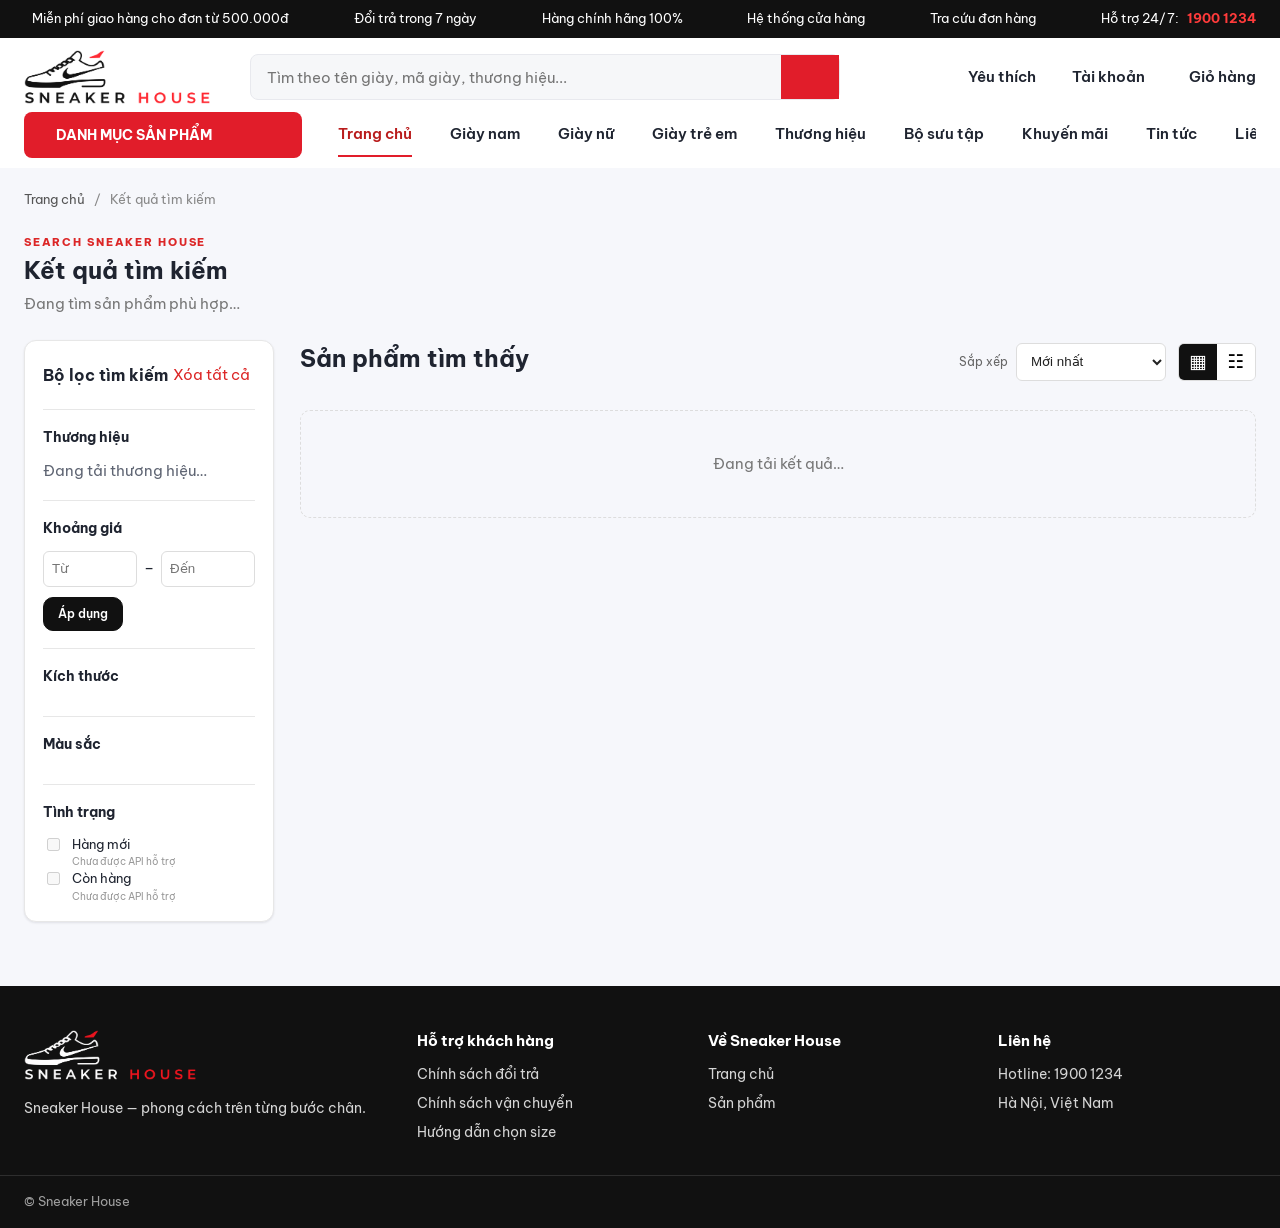
<file: fe-product-catalog/search.html>
<!doctype html><html lang="vi"><head><meta charset="utf-8"><meta name="viewport" content="width=device-width,initial-scale=1"><meta name="theme-color" content="#111111"><title>Tìm kiếm sản phẩm | Sneaker House</title><link rel="icon" href="../fe-home/assets/favicon.svg"><link rel="preconnect" href="https://fonts.googleapis.com"><link rel="preconnect" href="https://fonts.gstatic.com" crossorigin><link href="https://fonts.googleapis.com/css2?family=Be+Vietnam+Pro:wght@400;500;600;700;800&display=swap" rel="stylesheet"><link rel="stylesheet" href="../fe-home/css/home.css"><link rel="stylesheet" href="css/catalog.css"></head><body><a class="skip-link" href="#main">Bỏ qua tới nội dung chính</a>
  <div class="promo">
    <div class="wrap promo__in">
      <span><i data-icon="truck"></i>Miễn phí giao hàng cho đơn từ 500.000đ</span>
      <span><i data-icon="refresh"></i>Đổi trả trong 7 ngày</span>
      <span><i data-icon="shieldCheck"></i>Hàng chính hãng 100%</span>
      <span><i data-icon="pin"></i>Hệ thống cửa hàng</span>
      <span><i data-icon="package"></i><a href="../fe-home/index.html" data-link="orders">Tra cứu đơn hàng</a></span>
      <span><i data-icon="headset"></i>Hỗ trợ 24/7: <b class="promo__tel" data-hotline>1900 1234</b></span>
    </div>
  </div>

  <header class="head" id="top">
    <div class="wrap head__in">
      <a class="logo" href="../fe-home/index.html" aria-label="Sneaker House — trang chủ"><img src="../fe-home/assets/logo-dark.png" alt="Sneaker House" width="1000" height="290"></a>
      <form class="search" role="search" data-search>
        <label class="sr-only" for="q">Tìm kiếm</label>
        <input id="q" name="q" type="search" placeholder="Tìm theo tên giày, mã giày, thương hiệu..." autocomplete="off">
        <button type="submit" aria-label="Tìm kiếm"><i data-icon="search"></i></button>
      </form>
      <nav class="tools" aria-label="Tiện ích">
        <a class="tool" href="#wishlist" data-link="wishlist"><i data-icon="heart"></i><span>Yêu thích</span></a>
        <div class="menu" data-menu>
          <button class="tool" type="button" aria-expanded="false" aria-controls="account-menu" data-menu-btn>
            <i data-icon="user"></i><span data-user-name>Tài khoản</span><i data-icon="chevronDown" class="chev"></i>
          </button>
          <ul class="menu__list" id="account-menu" hidden data-account-list></ul>
        </div>
        <a class="tool" href="#cart" data-link="cart"><i data-icon="cart"></i><span>Giỏ hàng</span></a>
      </nav>
    </div>

    <div class="wrap navrow">
      <button class="cat" type="button" aria-expanded="false" aria-controls="mega" data-mega-btn>
        <i data-icon="menu"></i><span>Danh mục sản phẩm</span><i data-icon="chevronDown"></i>
      </button>
      <nav class="mainnav" aria-label="Điều hướng chính">
        <a href="../fe-home/index.html" data-link="home" aria-current="page">Trang chủ</a>
        <a href="products.html" data-link="men">Giày nam</a>
        <a href="products.html" data-link="women">Giày nữ</a>
        <a href="products.html" data-link="kids">Giày trẻ em</a>
        <a href="products.html" data-link="brands">Thương hiệu</a>
        <a href="products.html" data-link="collections">Bộ sưu tập</a>
        <a href="products.html?sort=newest" data-link="sale">Khuyến mãi</a>
        <a href="../fe-home/index.html#news" data-link="news">Tin tức</a>
        <a href="../fe-home/index.html#contact" data-link="contact">Liên hệ</a>
      </nav>
    </div>

    <div class="mega" id="mega" hidden data-mega>
      <button class="mega__close" type="button" aria-label="Đóng danh mục" data-mega-close><i data-icon="x"></i></button>
      <div class="wrap mega__in">
        <ul class="mega__main" role="menu" aria-label="Danh mục chính" data-mega-main></ul>
        <div class="mega__body" data-mega-body></div>
        <aside class="mega__side">
          <div data-mega-brands></div>
          <div data-mega-prices></div>
          <a class="mega__banner" href="products.html?sort=newest" data-mega-banner>
            <span class="mega__tag">Flash Sale</span>
            <strong>Giảm đến 50%</strong>
            <span>Sneaker chính hãng — số lượng có hạn</span>
          </a>
        </aside>
      </div>
    </div>
  </header>
  <div class="mega-scrim" data-mega-scrim hidden></div>

<main id="main" class="catalog wrap search-page"><nav class="crumb" aria-label="Breadcrumb"><a href="../fe-home/index.html">Trang chủ</a><span>/</span><span>Kết quả tìm kiếm</span></nav><div class="search-title"><span class="eyebrow">SEARCH SNEAKER HOUSE</span><h1>Kết quả tìm kiếm</h1><p data-search-summary>Đang tìm sản phẩm phù hợp…</p></div>
<div class="catalog-layout"><aside class="sidebar card" aria-label="Bộ lọc tìm kiếm"><div class="sidebar__head"><h2>Bộ lọc tìm kiếm</h2><button type="button" class="text-button" data-clear>Xóa tất cả</button></div>
<section class="filter-group"><h3>Thương hiệu</h3><div data-brand-filters class="filter-options"><p class="muted">Đang tải thương hiệu…</p></div></section><section class="filter-group"><h3>Khoảng giá</h3><div class="price-inputs"><label><span class="sr-only">Giá từ</span><input type="number" min="0" placeholder="Từ" data-min-price></label><span>–</span><label><span class="sr-only">Giá đến</span><input type="number" min="0" placeholder="Đến" data-max-price></label></div><button class="btn btn--small btn--dark" type="button" data-apply-price>Áp dụng</button></section>
<section class="filter-group"><h3>Kích thước</h3><div class="size-chips" data-size-filters></div></section><section class="filter-group"><h3>Màu sắc</h3><div class="color-chips" data-color-filters></div></section><section class="filter-group"><h3>Tình trạng</h3><label class="check-row"><input type="checkbox" disabled><span>Hàng mới <small>Chưa được API hỗ trợ</small></span></label><label class="check-row"><input type="checkbox" disabled><span>Còn hàng <small>Chưa được API hỗ trợ</small></span></label></section></aside>
<section class="catalog-main"><div class="catalog-head"><div><h2 data-heading>Sản phẩm tìm thấy</h2><p class="muted" data-result-count></p></div><div class="catalog-controls"><label class="sort-control">Sắp xếp <select data-sort><option value="newest">Mới nhất</option><option value="price_asc">Giá tăng dần</option><option value="price_desc">Giá giảm dần</option><option value="best_selling">Bán chạy</option></select></label><div class="view-switch" role="group" aria-label="Chế độ hiển thị"><button type="button" data-view="grid" aria-pressed="true">▦</button><button type="button" data-view="list" aria-pressed="false">☷</button></div></div></div><div class="active-filters" data-active-filters></div><div class="product-grid" data-products aria-live="polite"><div class="catalog-loading">Đang tải kết quả…</div></div><nav class="pagination" data-pagination aria-label="Phân trang"></nav></section></div></main>  <footer class="foot"><div class="wrap foot__in"><div class="foot__brand"><img src="../fe-home/assets/logo-light.png" alt="Sneaker House"><p>Sneaker House — phong cách trên từng bước chân.</p></div><div><h3>Hỗ trợ khách hàng</h3><ul><li>Chính sách đổi trả</li><li>Chính sách vận chuyển</li><li>Hướng dẫn chọn size</li></ul></div><div><h3>Về Sneaker House</h3><ul><li><a href="../fe-home/index.html">Trang chủ</a></li><li><a href="products.html">Sản phẩm</a></li></ul></div><div><h3>Liên hệ</h3><ul><li>Hotline: 1900 1234</li><li>Hà Nội, Việt Nam</li></ul></div></div><div class="foot__bar"><div class="wrap">© Sneaker House</div></div></footer>
  <div class="toast" data-toast role="status" aria-live="polite" hidden></div>
  <script src="js/catalog-config.js"></script><script src="js/catalog-common.js"></script>
  <script src="js/listing.js"></script></body></html>
</file>
<file: fe-home/css/home.css>
/* Sneaker House — Trang chủ (FE1, #15). Cùng bộ thiết kế với fe-account: Be Vietnam Pro, đỏ #E11D2A. */
:root {
  --c-ink:#111; --c-text:#1f2430; --c-muted:#5f6573; --c-paper:#fff; --c-page:#f6f7fb;
  --c-accent:#e11d2a; --c-accent-strong:#b91c1c; --c-tint:#fdecee; --c-line:#e8e9ee;
  --c-success:#166534; --c-success-bg:#e8f7ee; --c-error:#b91c1c; --c-error-bg:#fef2f2;
  --font:"Be Vietnam Pro",system-ui,-apple-system,"Segoe UI",Roboto,sans-serif;
  --radius:10px; --radius-card:16px; --control-h:44px; --t:160ms;
  --shadow:0 1px 3px rgba(16,24,40,.06),0 1px 2px rgba(16,24,40,.04);
  --shadow-lg:0 12px 32px rgba(16,24,40,.14);
}
*,*::before,*::after{box-sizing:border-box}
[hidden]{display:none!important}
html{-webkit-text-size-adjust:100%;scroll-behavior:smooth}
body{margin:0;font:400 15px/1.5 var(--font);color:var(--c-text);background:var(--c-page)}
h1,h2,h3,p,ul,dl,figure{margin:0} ul{padding:0;list-style:none} a{color:inherit} button{font:inherit}
img{max-width:100%}
.sr-only{position:absolute;width:1px;height:1px;margin:-1px;overflow:hidden;clip:rect(0,0,0,0);white-space:nowrap;border:0}
.skip-link{position:absolute;left:16px;top:-100px;z-index:200;background:var(--c-ink);color:#fff;padding:12px 16px;border-radius:var(--radius)}
.skip-link:focus{top:16px}
.wrap{max-width:1612px;margin:0 auto;padding:0 24px}
.icon{width:20px;height:20px;flex:none;fill:none;stroke:currentColor;stroke-width:1.8;stroke-linecap:round;stroke-linejoin:round}
i[data-icon]{display:inline-grid;font-style:normal}
:focus-visible{outline:3px solid var(--c-ink);outline-offset:2px}
.muted{color:var(--c-muted)}
.card{background:var(--c-paper);border-radius:var(--radius-card);box-shadow:var(--shadow)}

/* ---------- Thanh thông tin + header (cùng mẫu fe-account) ---------- */
.promo{background:var(--c-ink);color:#fff;font-size:13px}
.promo__in{display:flex;justify-content:space-between;gap:16px;min-height:38px;align-items:center;overflow-x:auto;scrollbar-width:none}
.promo span{display:inline-flex;align-items:center;gap:8px;white-space:nowrap}
.promo .icon{width:17px;height:17px} .promo__tel{color:#ff3b3b} .promo a{text-decoration:none}
.head{background:var(--c-paper);position:relative;z-index:50}
.head__in{display:flex;align-items:center;gap:32px;padding-top:12px;padding-bottom:8px}
.logo{flex:none;display:block} .logo img{display:block;height:54px;width:auto}
.search{
  flex:1;
  display:flex;
  position:relative;
  max-width:590px;
  margin:0 auto 0 8px;
  border:1px solid var(--c-line);
  border-radius:8px;
  overflow:visible;
  background:#f6f7f9;
}
.search input{flex:1;min-width:0;height:44px;padding:0 16px;border:0;background:transparent;font:inherit}
.search input:focus-visible{outline-offset:-3px}
.search button{width:58px;border:0;background:var(--c-accent);color:#fff;cursor:pointer;display:grid;place-items:center}
.search button:hover{background:var(--c-accent-strong)}
.tools{display:flex;align-items:center;gap:28px}
.tool{display:inline-flex;align-items:center;gap:8px;background:none;border:0;padding:8px 0;font-weight:600;text-decoration:none;cursor:pointer;color:var(--c-text);white-space:nowrap}
.tool .icon{width:26px;height:26px;stroke-width:1.6} .tool .chev .icon{width:16px;height:16px}
.tool:hover{color:var(--c-accent-strong)}
.menu{position:relative}
.menu__list{position:absolute;right:0;top:calc(100% + 6px);z-index:60;min-width:220px;padding:6px;background:#fff;border:1px solid var(--c-line);border-radius:12px;box-shadow:var(--shadow-lg)}
.menu__list a,.menu__list button{display:block;width:100%;text-align:left;padding:10px 12px;border:0;background:none;border-radius:8px;text-decoration:none;cursor:pointer}
.menu__list a:hover,.menu__list button:hover{background:var(--c-tint);color:var(--c-accent-strong)}
.navrow{display:flex;align-items:center;gap:36px;padding-bottom:10px}
.cat{flex:none;display:inline-flex;align-items:center;gap:12px;height:46px;padding:0 20px;min-width:278px;justify-content:space-between;background:var(--c-accent);color:#fff;border:0;border-radius:8px;cursor:pointer;font-weight:700;text-transform:uppercase;font-size:14px}
.cat:hover,.cat[aria-expanded="true"]{background:var(--c-accent-strong)}
.cat span{margin-right:auto}
.mainnav{display:flex;gap:38px;overflow-x:auto;scrollbar-width:none}
.mainnav a{white-space:nowrap;font-weight:600;text-decoration:none;padding:10px 0;border-bottom:2px solid transparent}
.mainnav a:hover,.mainnav [aria-current]{color:var(--c-accent-strong)} .mainnav [aria-current]{border-color:var(--c-accent)}

/* ---------- Mega-menu: nền đen trong suốt, kính mờ ---------- */
.mega{position:absolute;left:0;right:0;top:100%;z-index:55;color:#fff;background:rgba(14,14,16,.78);
  -webkit-backdrop-filter:blur(18px) saturate(140%);backdrop-filter:blur(18px) saturate(140%);
  border-top:1px solid rgba(255,255,255,.1);box-shadow:0 24px 40px rgba(0,0,0,.28);max-height:calc(100vh - 150px);overflow:auto}
.mega__in{display:grid;grid-template-columns:260px minmax(0,1fr) 340px;gap:32px;padding-top:24px;padding-bottom:28px}
.mega__main{display:grid;gap:4px;align-content:start}
.mega__main button{width:100%;display:flex;align-items:center;justify-content:space-between;gap:8px;padding:12px 14px;border:0;border-radius:10px;background:transparent;color:inherit;cursor:pointer;font-weight:600;text-align:left}
.mega__main button:hover,.mega__main button[aria-selected="true"]{background:rgba(255,255,255,.12)}
.mega__main button[aria-selected="true"]{box-shadow:inset 3px 0 0 var(--c-accent)}
.mega__body{display:grid;grid-template-columns:repeat(2,minmax(0,1fr));gap:24px;align-content:start}
.mega h3{font-size:13px;letter-spacing:.06em;text-transform:uppercase;color:rgba(255,255,255,.6);margin-bottom:10px;font-weight:700}
.mega__list{display:grid;gap:2px}
.mega__list a{display:block;padding:7px 0;text-decoration:none;color:rgba(255,255,255,.92)}
.mega__list a:hover{color:#ff6b73;text-decoration:underline;text-underline-offset:3px}
.mega__side{display:grid;gap:20px;align-content:start}
.chips{display:flex;flex-wrap:wrap;gap:8px}
.mega .chips a{display:inline-flex;align-items:center;justify-content:center;min-width:72px;height:38px;padding:0 14px;border:1px solid rgba(255,255,255,.22);border-radius:8px;background:rgba(255,255,255,.06);color:#fff;text-decoration:none;font-weight:700;font-size:13px}
.mega .chips a img{max-height:20px;max-width:64px;object-fit:contain;filter:brightness(0) invert(1)}
.mega .chips a:hover{background:rgba(255,255,255,.18)}
.mega__banner{display:grid;gap:4px;padding:18px;border-radius:14px;text-decoration:none;color:#fff;background:linear-gradient(135deg,var(--c-accent),#7f1d1d)}
.mega__banner strong{font-size:24px;line-height:1.2} .mega__banner span:last-child{font-size:13px;opacity:.9}
.mega__tag{font-size:12px;font-weight:700;text-transform:uppercase;letter-spacing:.08em;opacity:.85}
.mega__close{display:none}

/* ==========================================
   SNEAKER HOUSE - MEGA MENU APPROVED LAYOUT
   Menu 5 khu vuc, phong cach glassmorphism
   ========================================== */

/* 5 khu vuc: Danh muc - Dong giay - Brand - Gia - Banner */
.mega__in {
    display: grid;
    grid-template-columns:
        minmax(165px, 1.1fr)
        minmax(175px, 1.15fr)
        minmax(160px, 1fr)
        minmax(145px, .95fr)
        minmax(200px, 1.25fr);
    gap: 16px;
    padding-top: 26px;
    padding-bottom: 30px;
    align-items: start;
}

/* Cot danh muc chinh */
.mega__main {
    display: grid;
    gap: 7px;
    align-content: start;
}

.mega__main button {
    min-height: 45px;
    border-radius: 9px;
}

.mega__main button:hover,
.mega__main button[aria-selected="true"] {
    background: linear-gradient(
        90deg,
        rgba(210, 15, 30, .88),
        rgba(160, 15, 25, .48)
    );
}

/* Cot danh muc con / dong san pham */
.mega__body {
    display: grid;
    grid-template-columns: 1fr;
    gap: 20px;
    align-content: start;
}

.mega__list a {
    padding: 10px 0;
    border-bottom: 1px solid rgba(255, 255, 255, .1);
}

/* Dua 3 phan ben trong aside thanh 3 cot rieng */
.mega__side {
    display: contents;
}

/* Cot thuong hieu - logo dang o vuong */
.mega [data-mega-brands] .chips {
    display: grid;
    grid-template-columns: repeat(2, minmax(0, 1fr));
    gap: 9px;
}

.mega [data-mega-brands] .chips a {
    width: 100%;
    min-width: 0;
    height: 74px;
    padding: 10px;
    border-radius: 12px;
    background: rgba(255, 255, 255, .09);
    border: 1px solid rgba(255, 255, 255, .18);
}

.mega [data-mega-brands] .chips a img {
    max-width: 90%;
    max-height: 42px;
    object-fit: contain;
}

/* Cot khoang gia */
.mega [data-mega-prices] .chips {
    display: grid;
    grid-template-columns: 1fr;
    gap: 10px;
}

.mega [data-mega-prices] .chips a {
    width: 100%;
    min-width: 0;
    min-height: 46px;
    height: auto;
    padding: 12px;
    justify-content: flex-start;
    text-align: left;
}

/* Cot banner quang cao */
.mega__banner {
    min-height: 365px;
    border-radius: 16px;
    padding: 22px;
    align-content: center;
    background:
        linear-gradient(
            150deg,
            rgba(15, 15, 18, .7),
            rgba(145, 12, 25, .95)
        );
    border: 1px solid rgba(255, 255, 255, .18);
}

/* Man hinh tablet */
@media (min-width: 721px) and (max-width: 1150px) {
    .mega__in {
        grid-template-columns: 220px minmax(0, 1fr);
        gap: 20px;
    }
}

/* Man hinh dien thoai */
@media (max-width: 720px) {
    .mega__in {
        grid-template-columns: 1fr;
        gap: 18px;
    }

    .mega [data-mega-brands] .chips {
        grid-template-columns: repeat(3, minmax(0, 1fr));
    }

    .mega__banner {
        min-height: 220px;
    }
}
.mega-open .chat,.mega-open .mock-badge{display:none}
.mega-scrim{position:fixed;inset:0;z-index:40;background:rgba(0,0,0,.35)}

/* ---------- Bố cục chung ---------- */
.sec{margin-top:36px}
.sec__head{display:flex;align-items:center;justify-content:space-between;gap:16px;flex-wrap:wrap;margin-bottom:16px}
.sec__title{font-size:26px;line-height:1.25;font-weight:800;display:flex;align-items:center;gap:10px;margin-bottom:16px}
.sec__head .sec__title{margin-bottom:0}
.sec__title .icon{color:var(--c-accent);width:28px;height:28px}
.more{display:inline-flex;align-items:center;gap:4px;font-weight:600;text-decoration:none;color:var(--c-accent-strong)} .more:hover{text-decoration:underline}
.more .icon{width:16px;height:16px}
main{padding-bottom:48px}
.notice{display:flex;gap:10px;align-items:flex-start;padding:12px 16px;border:1px solid #c9ccd6;border-radius:var(--radius);background:#eef2f8;font-size:14px}
.notice--error{border-color:var(--c-error);background:var(--c-error-bg);color:var(--c-error)}
.state{display:grid;place-items:center;gap:12px;padding:36px 16px;text-align:center;border:1px dashed #c9ccd6;border-radius:var(--radius-card);background:#fff;color:var(--c-muted)}
.state--error{border-color:var(--c-error);color:var(--c-error);background:var(--c-error-bg)}

/* ---------- Nút + form ---------- */
.btn{display:inline-flex;align-items:center;justify-content:center;gap:8px;height:var(--control-h);padding:0 22px;font-weight:600;font-size:15px;white-space:nowrap;text-decoration:none;color:#fff;background:var(--c-accent);border:1.5px solid var(--c-accent);border-radius:var(--radius);cursor:pointer;transition:background var(--t),color var(--t)}
.btn:hover{background:var(--c-accent-strong);border-color:var(--c-accent-strong)}
.btn[disabled]{opacity:.55;cursor:not-allowed}
.btn--small{height:36px;padding:0 14px;font-size:14px} .btn--icon{width:var(--control-h);padding:0}
.btn--ghost{background:#fff;color:var(--c-accent)} .btn--ghost:hover{background:var(--c-tint);color:var(--c-accent-strong)}
.btn--dark{background:var(--c-ink);border-color:var(--c-ink)} .btn--dark:hover{background:#2b2b2b;border-color:#2b2b2b}
.input{width:100%;height:var(--control-h);padding:0 12px;font:inherit;color:var(--c-text);background:#fff;border:1px solid #d5d7de;border-radius:var(--radius)}
.input:hover{border-color:#9a9ea9} .input:focus-visible{border-color:var(--c-ink)}
.input[aria-invalid="true"]{border-color:var(--c-error);box-shadow:0 0 0 1px var(--c-error)}

/* ---------- Hero ---------- */
.hero{position:relative;margin-top:20px}
.hero__stage{position:relative;overflow:hidden;border-radius:20px;background:var(--c-ink);min-height:420px}
.slide{position:absolute;inset:0;display:grid;grid-template-columns:minmax(0,1.1fr) minmax(0,.9fr);align-items:center;gap:24px;padding:40px 72px;color:#fff;
  background:radial-gradient(circle at 78% 50%,rgba(225,29,42,.55),transparent 52%),linear-gradient(120deg,#0d0d0f 40%,#2a0a0d);opacity:0;visibility:hidden;transition:opacity .6s,visibility .6s}
.slide.is-active{opacity:1;visibility:visible;z-index:1}
.slide__tag{display:inline-block;margin-bottom:12px;padding:4px 12px;border-radius:99px;background:var(--c-accent);font-size:12px;font-weight:700;letter-spacing:.08em;text-transform:uppercase}
.slide__title{font-size:clamp(30px,4.2vw,58px);line-height:1.08;font-weight:800;margin-bottom:12px}
.slide__sub{font-size:17px;color:rgba(255,255,255,.82);max-width:46ch;margin-bottom:24px}
.slide__img{justify-self:center;max-height:100%;height:340px;width:auto;object-fit:contain;border-radius:18px;filter:drop-shadow(0 24px 32px rgba(0,0,0,.45))}
.hero__stage{height:min(46vw,460px);min-height:400px}
.hero__nav{position:absolute;top:50%;z-index:3;width:44px;height:44px;margin-top:-10px;display:grid;place-items:center;border:0;border-radius:50%;background:rgba(255,255,255,.9);color:var(--c-ink);cursor:pointer;box-shadow:var(--shadow)}
.hero__nav:hover{background:#fff;color:var(--c-accent)} .hero__nav--prev{left:40px} .hero__nav--next{right:40px}
.hero__dots{position:absolute;left:0;right:0;bottom:16px;z-index:3;display:flex;justify-content:center;gap:8px}
.hero__dots button{width:10px;height:10px;padding:0;border:0;border-radius:99px;background:rgba(255,255,255,.5);cursor:pointer;transition:width var(--t)}
.hero__dots button[aria-selected="true"]{width:28px;background:#fff}

/* ---------- Danh mục + thương hiệu ---------- */
.cats{display:grid;grid-template-columns:repeat(auto-fit,minmax(200px,1fr));gap:16px}
.cat-tile{position:relative;display:flex;flex-direction:column;justify-content:flex-end;min-height:168px;padding:18px;border-radius:var(--radius-card);overflow:hidden;color:#fff;text-decoration:none;background:linear-gradient(135deg,#1c1c1f,#3b0d12)}
.cat-tile img{position:absolute;right:-8px;bottom:-6px;height:88%;width:auto;object-fit:contain;opacity:.95;transition:transform .3s}
.cat-tile:hover img{transform:scale(1.06) rotate(-3deg)}
.cat-tile strong{position:relative;font-size:19px} .cat-tile span{position:relative;font-size:13px;opacity:.85}
.brands{display:grid;grid-template-columns:repeat(auto-fit,minmax(130px,1fr));gap:12px}
.brand{display:grid;place-items:center;height:84px;padding:8px 12px;background:#fff;border:1px solid var(--c-line);border-radius:14px;text-decoration:none;font-weight:800;font-size:18px;letter-spacing:.02em;text-align:center;transition:box-shadow var(--t),border-color var(--t)}
.brand:hover{border-color:var(--c-accent);box-shadow:var(--shadow-lg);color:var(--c-accent-strong)}
.brand img{max-height:44px;max-width:100%;object-fit:contain}

/* ---------- Flash sale + thẻ sản phẩm ---------- */
.sec--flash{padding:20px 24px 24px;background:linear-gradient(120deg,#fff 0%,var(--c-tint) 100%);border:1px solid #f8c9cd;border-radius:20px}
.count{display:flex;align-items:center;gap:6px;font-weight:700}
.count b{min-width:40px;padding:6px 8px;border-radius:8px;background:var(--c-ink);color:#fff;text-align:center;font-variant-numeric:tabular-nums;font-size:18px}
.count i{font-style:normal;font-weight:800}
.grid{display:grid;grid-template-columns:repeat(auto-fill,minmax(250px,1fr));gap:20px}
.pcard{position:relative;display:flex;flex-direction:column;background:#fff;border:1px solid var(--c-line);border-radius:var(--radius-card);overflow:hidden;transition:box-shadow var(--t),transform var(--t)}
.pcard:hover{box-shadow:var(--shadow-lg);transform:translateY(-2px)}
.pcard__media{position:relative;display:block;aspect-ratio:4/5;background:#f1f2f6}
.pcard__media img{width:100%;height:100%;object-fit:cover;display:block}
.badge{position:absolute;left:12px;top:12px;padding:3px 10px;border-radius:99px;background:var(--c-accent);color:#fff;font-size:12px;font-weight:700}
.badge--stock{left:auto;right:12px;background:#111}
.wish{position:absolute;right:10px;top:10px;width:38px;height:38px;display:grid;place-items:center;border:0;border-radius:50%;background:#fff;color:var(--c-text);cursor:pointer;box-shadow:var(--shadow)}
.wish:hover{color:var(--c-accent)} .wish[aria-pressed="true"] .icon{fill:var(--c-accent);stroke:var(--c-accent)}
.pcard__body{display:grid;gap:6px;padding:14px 16px 16px;flex:1;align-content:start}
.pcard__brand{font-size:12px;font-weight:700;letter-spacing:.06em;text-transform:uppercase;color:var(--c-muted)}
.pcard__name{font-weight:600;line-height:1.35;text-decoration:none;display:-webkit-box;-webkit-line-clamp:2;-webkit-box-orient:vertical;overflow:hidden}
.pcard__name:hover{color:var(--c-accent-strong)}
.price{display:flex;flex-wrap:wrap;align-items:baseline;gap:4px 10px}
.price b{font-size:18px;color:var(--c-accent-strong)} .price s{color:var(--c-muted);font-size:13.5px}
.rate{display:flex;align-items:center;gap:6px;font-size:13px;color:var(--c-muted)}
.stars{display:inline-flex;gap:1px;color:#f59e0b} .stars .icon{width:14px;height:14px;fill:currentColor;stroke:none} .stars .off{color:#d6d8df}
.bar{height:8px;border-radius:99px;background:#f0d4d6;overflow:hidden} .bar i{display:block;height:100%;background:var(--c-accent)}
.stockline{font-size:12.5px;color:var(--c-muted)}
.pcard__act{display:grid;grid-template-columns:1fr 1fr;gap:8px;margin-top:6px}
.pcard__act .btn{height:38px;padding:0 10px;font-size:13.5px}
.pcard.is-out .pcard__media img{filter:grayscale(.9);opacity:.7}
.skel{border-radius:var(--radius-card);background:linear-gradient(90deg,#eceef3 25%,#f7f8fb 37%,#eceef3 63%);background-size:400% 100%;animation:sh 1.3s ease infinite}
.skel--card{aspect-ratio:4/6} .skel--hero{position:absolute;inset:0;border-radius:0} .skel--tile{height:150px} .skel--line{height:90px}
@keyframes sh{0%{background-position:100% 50%}100%{background-position:0 50%}}

/* ---------- Khuyến mãi, bộ sưu tập, tin tức, đánh giá ---------- */
.promos{display:grid;grid-template-columns:repeat(auto-fit,minmax(320px,1fr));gap:20px}
.promo-card{position:relative;display:flex;flex-direction:column;justify-content:center;gap:8px;min-height:210px;padding:28px 220px 28px 32px;border-radius:var(--radius-card);overflow:hidden;color:#fff;text-decoration:none;background:linear-gradient(120deg,#111,#3b0d12)}
.promo-card:nth-child(even){background:linear-gradient(120deg,var(--c-accent),#7f1d1d)}
.promo-card img{position:absolute;right:12px;top:50%;height:86%;transform:translateY(-50%);width:auto;border-radius:14px}
.promo-card strong{font-size:24px;line-height:1.2} .promo-card span{opacity:.88} .promo-card em{font-style:normal;font-weight:700;text-decoration:underline;text-underline-offset:4px}
.cols{display:grid;grid-template-columns:repeat(auto-fit,minmax(260px,1fr));gap:20px}
.col-card{position:relative;display:flex;align-items:flex-end;min-height:240px;padding:20px;border-radius:var(--radius-card);overflow:hidden;color:#fff;text-decoration:none;background:#222}
.col-card img{position:absolute;inset:0;width:100%;height:100%;object-fit:cover;transition:transform .4s} .col-card:hover img{transform:scale(1.05)}
.col-card::after{content:"";position:absolute;inset:0;background:linear-gradient(to top,rgba(0,0,0,.78),rgba(0,0,0,.05) 65%)}
.col-card div{position:relative;z-index:1} .col-card strong{display:block;font-size:20px} .col-card span{font-size:13.5px;opacity:.88}
.newsgrid{display:grid;grid-template-columns:repeat(auto-fit,minmax(280px,1fr));gap:20px}
.news{display:flex;flex-direction:column;background:#fff;border:1px solid var(--c-line);border-radius:var(--radius-card);overflow:hidden;text-decoration:none;transition:box-shadow var(--t)}
.news:hover{box-shadow:var(--shadow-lg)}
.news__img{aspect-ratio:16/9;background:linear-gradient(135deg,#1c1c1f,#7f1d1d);display:grid;place-items:center;color:#fff;font-weight:800;font-size:32px}
.news__img img{width:100%;height:100%;object-fit:cover}
.news__body{display:grid;gap:6px;padding:16px} .news__body time{font-size:12.5px;color:var(--c-muted)}
.news__body strong{line-height:1.35} .news__body p{color:var(--c-muted);font-size:14px;display:-webkit-box;-webkit-line-clamp:2;-webkit-box-orient:vertical;overflow:hidden}
.revgrid{display:grid;grid-template-columns:repeat(auto-fit,minmax(280px,1fr));gap:20px}
.rev{display:grid;gap:10px;padding:20px;background:#fff;border:1px solid var(--c-line);border-radius:var(--radius-card)}
.rev blockquote{margin:0;color:var(--c-text)} .rev small{color:var(--c-muted)}
.subscribe{display:grid;grid-template-columns:minmax(0,1fr) minmax(0,1fr);gap:24px;align-items:center;padding:32px 40px;border-radius:20px;color:#fff;background:linear-gradient(120deg,#111,#3b0d12)}
.subscribe h2{font-size:26px;margin-bottom:6px} .subscribe p{opacity:.85}
.subscribe__form{display:grid;grid-template-columns:minmax(0,1fr) auto;gap:10px}
.subscribe__msg{grid-column:1/-1;min-height:1.4em;font-size:13.5px} .subscribe__msg.is-error{color:#fecaca} .subscribe__msg.is-ok{color:#bbf7d0}

/* ---------- Bộ lọc ---------- */
.filters{display:grid;gap:14px;padding:16px 18px;margin-bottom:12px}
.filters__row{display:grid;grid-template-columns:2fr repeat(4,minmax(0,1fr));gap:14px;align-items:end}
.filters__row--chips{grid-template-columns:auto auto 1fr;align-items:start;gap:24px}
.ff{display:grid;gap:4px;font-size:13px;font-weight:600} .ff span{color:var(--c-muted)}
.chipset{border:0;padding:0;margin:0;min-width:0} .chipset legend{font-size:13px;font-weight:600;color:var(--c-muted);padding:0;margin-bottom:6px}
.chipset div{display:flex;flex-wrap:wrap;gap:6px}
.chipset label{position:relative;cursor:pointer}
.chipset input{position:absolute;opacity:0;inset:0;margin:0;cursor:pointer}
.chipset label span{display:inline-grid;place-items:center;min-width:40px;height:34px;padding:0 10px;border:1px solid #d5d7de;border-radius:8px;font-size:13.5px;font-weight:600;background:#fff}
.chipset input:checked+span{background:var(--c-ink);border-color:var(--c-ink);color:#fff}
.chipset input:focus-visible+span{outline:3px solid var(--c-ink);outline-offset:2px}
.chipset .dot{width:34px;padding:0;position:relative}
.chipset .dot i{width:18px;height:18px;border-radius:50%;border:1px solid #c9ccd6;display:block}
.chipset input:checked+.dot{background:#fff;border:2px solid var(--c-accent)}
.filters__actions{display:flex;gap:10px;justify-content:flex-end;flex-wrap:wrap}
.resultline{min-height:1.5em;margin:6px 2px 12px;color:var(--c-muted);font-size:14px}
.loadmore{display:grid;place-items:center;margin-top:24px}

/* ---------- Footer ---------- */
.foot{background:var(--c-ink);color:rgba(255,255,255,.82);font-size:14px}
.foot__in{display:grid;grid-template-columns:1.4fr repeat(3,1fr);gap:32px;padding-top:44px;padding-bottom:32px}
.foot__brand img{height:50px;width:auto;margin-bottom:12px} .foot h3{color:#fff;font-size:15px;margin-bottom:12px}
.foot ul{display:grid;gap:8px} .foot a{text-decoration:none} .foot a:hover{color:#ff6b73;text-decoration:underline}
.foot__bar{border-top:1px solid rgba(255,255,255,.12);padding:16px 0;font-size:13px;color:rgba(255,255,255,.6)}

/* ---------- Chatbox AI ---------- */
.chat{position:fixed;right:20px;bottom:20px;z-index:90}
.chat__fab{display:inline-flex;align-items:center;gap:10px;height:54px;padding:0 22px;border:0;border-radius:99px;background:var(--c-accent);color:#fff;font-weight:700;cursor:pointer;box-shadow:0 10px 24px rgba(225,29,42,.45)}
.chat__fab:hover{background:var(--c-accent-strong)} .chat__fab .icon{width:24px;height:24px}
.chat__panel{position:absolute;right:0;bottom:0;display:flex;flex-direction:column;width:380px;max-width:calc(100vw - 24px);height:min(560px,calc(100vh - 40px));background:#fff;border-radius:20px;box-shadow:0 20px 50px rgba(16,24,40,.28);overflow:hidden}
.chat__panel.is-min{height:auto}.chat__panel.is-min .chat__body,.chat__panel.is-min .chat__chips,.chat__panel.is-min .chat__form{display:none}
.chat__head{display:flex;align-items:center;gap:12px;padding:14px 14px 14px 16px;background:var(--c-ink);color:#fff}
.chat__head div{flex:1;display:grid;line-height:1.25} .chat__head small{opacity:.7}
.chat__head button{width:34px;height:34px;display:grid;place-items:center;border:0;border-radius:8px;background:transparent;color:#fff;cursor:pointer} .chat__head button:hover{background:rgba(255,255,255,.14)}
.chat__avatar{width:38px;height:38px;display:grid;place-items:center;border-radius:50%;background:var(--c-accent)}
.chat__body{flex:1;overflow-y:auto;padding:16px;display:flex;flex-direction:column;gap:10px;background:#f6f7fb}
.msg{max-width:86%;padding:10px 14px;border-radius:16px;font-size:14.5px;overflow-wrap:anywhere;white-space:pre-line}
.msg--bot{align-self:flex-start;background:#fff;border:1px solid var(--c-line);border-bottom-left-radius:4px}
.msg--me{align-self:flex-end;background:var(--c-accent);color:#fff;border-bottom-right-radius:4px}
.chat__chips{display:flex;flex-wrap:wrap;gap:8px;padding:10px 14px;border-top:1px solid var(--c-line);background:#fff}
.chat__chips button{padding:7px 12px;border:1px solid var(--c-accent);border-radius:99px;background:#fff;color:var(--c-accent-strong);font-size:13px;font-weight:600;cursor:pointer}
.chat__chips button:hover{background:var(--c-tint)}
.chat__form{display:flex;gap:8px;padding:10px 14px 14px;background:#fff}
.toast{position:fixed;left:50%;bottom:24px;z-index:120;transform:translateX(-50%);max-width:calc(100vw - 32px);padding:12px 18px;border-radius:12px;background:var(--c-ink);color:#fff;box-shadow:var(--shadow-lg)}
.mock-badge{position:fixed;left:12px;bottom:12px;max-width:calc(100vw - 96px);overflow:hidden;text-overflow:ellipsis;white-space:nowrap;z-index:80;padding:6px 12px;border-radius:99px;background:#fef3c7;color:#92400e;border:1px solid #f59e0b;font-size:12px;font-weight:600}

/* ---------- Responsive ---------- */
@media (max-width:1180px){
  .mega__in{grid-template-columns:220px minmax(0,1fr)} .mega__side{grid-column:1/-1;grid-template-columns:repeat(3,minmax(0,1fr))}
  .filters__row{grid-template-columns:repeat(3,minmax(0,1fr))} .filters__row--chips{grid-template-columns:1fr}
  .foot__in{grid-template-columns:1fr 1fr}
}
@media (max-width:1024px){
  .head__in{flex-wrap:wrap;gap:12px 20px} .search{order:3;flex-basis:100%;max-width:none;margin:0}
  .tools{margin-left:auto;gap:18px} .tool span{display:none} .tool .icon{width:28px;height:28px} [data-user-name]{display:none}
  .navrow{gap:16px;flex-wrap:wrap} .cat{min-width:0;flex:none} .mainnav{gap:24px;flex:1 1 100%;order:3}
  .slide{grid-template-columns:1fr;padding:32px 24px 56px;text-align:left} .slide__img{display:none}
  .hero__nav{display:none} .hero__stage{height:380px}
  .promo__in{justify-content:flex-start;gap:28px}
}
@media (max-width:720px){
  .wrap{padding:0 16px} .sec__title{font-size:22px} .logo img{height:44px}
  .mega{position:fixed;top:0;bottom:0;max-height:none;overflow:auto;padding-top:56px;background:rgba(14,14,16,.92)}
  .mega__in{grid-template-columns:1fr;gap:20px;padding-top:8px} .mega__main{grid-auto-flow:column;grid-auto-columns:max-content;overflow-x:auto;gap:6px}
  .mega__body{grid-template-columns:1fr} .mega__side{grid-template-columns:1fr}
  .mega__close{display:grid;position:fixed;right:8px;top:8px;z-index:3;width:40px;height:40px;place-items:center;border:0;border-radius:10px;background:rgba(255,255,255,.12);color:#fff;cursor:pointer}
  .mega::before{content:"Danh mục sản phẩm";position:fixed;left:0;right:0;top:0;padding:16px;font-weight:700;background:#0e0e10;z-index:2}
  .cats{grid-template-columns:repeat(2,minmax(0,1fr));gap:12px} .cat-tile{min-height:140px;padding:14px} .cat-tile strong{font-size:16px} .cat-tile span{font-size:12px} .cat-tile img{height:62%}
  .filters__row{grid-template-columns:1fr 1fr} .filters__row .ff:first-child{grid-column:1/-1}
  .promo-card{padding:24px 24px 120px} .promo-card img{top:auto;bottom:-6px;right:16px;height:100px;transform:none}
  .subscribe{grid-template-columns:1fr;padding:24px} .subscribe__form{grid-template-columns:1fr}
  .grid{grid-template-columns:repeat(2,minmax(0,1fr));gap:12px} .pcard__body{padding:10px 12px 12px} .pcard__act{grid-template-columns:1fr}
  .price b{font-size:16px} .sec--flash{padding:16px 12px} .foot__in{grid-template-columns:1fr}
  .chat{right:12px;bottom:12px} .chat__fab span{display:none} .chat__fab{width:54px;padding:0;justify-content:center}
  .chat__panel{position:fixed;right:12px;bottom:12px;left:12px;width:auto;max-width:none}
}
@media (max-width:420px){.grid{grid-template-columns:1fr} .filters__row{grid-template-columns:1fr}}
@media (prefers-reduced-motion:reduce){*{animation:none!important;transition:none!important;scroll-behavior:auto!important}}

/* ===== SNEAKER HOUSE - APPROVED HOME LAYOUT ===== */

[hidden] {
    display: none !important;
}
/* Cam ket dich vu */
.home-benefits {
    display: grid;
    grid-template-columns: repeat(4, minmax(0, 1fr));
    align-items: center;
    margin-top: 12px;
    padding: 14px 12px;
    background: #fff;
    border: 1px solid #e8e8eb;
    border-radius: 12px;
}

.home-benefits__item {
    display: flex;
    align-items: center;
    justify-content: center;
    gap: 12px;
    padding: 4px 12px;
    border-right: 1px solid #e5e7eb;
}

.home-benefits__item:last-child {
    border-right: none;
}

.home-benefits__item svg {
    width: 30px;
    height: 30px;
    color: #e50923;
    flex-shrink: 0;
}

.home-benefits__item div {
    display: grid;
    gap: 4px;
}

.home-benefits__item strong {
    font-size: 13px;
    color: #161b26;
}

.home-benefits__item small {
    color: #667085;
    font-size: 11px;
}

/* Thanh tim giay phu hop */
.home-quick {
    display: grid;
    grid-template-columns: 245px minmax(0, 1fr);
    align-items: center;
    gap: 20px;
    margin-top: 14px;
    padding: 18px;
    background: linear-gradient(110deg, #fff, #fff2f3);
    border: 1px solid #f4d1d5;
    border-radius: 12px;
}

.home-quick__intro {
    display: flex;
    align-items: center;
    gap: 12px;
}

.home-quick__intro > svg {
    width: 30px;
    height: 30px;
    flex-shrink: 0;
    color: #e50923;
}

.home-quick__intro h2 {
    font-size: 17px;
    font-weight: 800;
    color: #131b2c;
    margin: 0;
}

.home-quick__intro p {
    font-size: 11px;
    color: #667085;
    margin: 5px 0 0;
}

.home-quick__form {
    display: grid;
    grid-template-columns: repeat(4, minmax(0, 1fr)) auto;
    align-items: end;
    gap: 12px;
}

.home-quick__form label {
    display: grid;
    gap: 7px;
    min-width: 0;
    font-size: 12px;
    font-weight: 700;
    color: #242936;
}

.home-quick__form select {
    width: 100%;
    min-width: 0;
    height: 42px;
    padding: 0 10px;
    border-radius: 8px;
    border: 1px solid #d7dae1;
    background: #fff;
    color: #202532;
    font-size: 12px;
}

.home-quick__submit {
    display: inline-flex;
    align-items: center;
    justify-content: center;
    gap: 7px;
    height: 42px;
    padding: 0 16px;
    border: none;
    border-radius: 8px;
    background: #ed1029;
    color: #fff;
    font-weight: 700;
    white-space: nowrap;
    cursor: pointer;
}

.home-quick__submit:hover {
    background: #c90920;
}

.home-quick__submit svg {
    width: 17px;
    height: 17px;
}

/* Responsive */
@media (max-width: 1150px) {
    .home-quick {
        grid-template-columns: 1fr;
    }
}

@media (max-width: 720px) {
    .home-benefits {
        grid-template-columns: repeat(2, minmax(0, 1fr));
        gap: 12px;
    }

    .home-benefits__item:nth-child(2) {
        border-right: none;
    }

    .home-quick__form {
        grid-template-columns: repeat(2, minmax(0, 1fr));
    }

    .home-quick__submit {
        grid-column: 1 / -1;
    }
}
/* BO LOC GOC DUOC CHUYEN LEN TRANG CHU */

.home-find {
  margin-top: 14px;
}

.home-find__heading {
  margin-bottom: 12px;
}

.home-find__heading h2 {
  margin: 0;
  font-size: 20px;
  font-weight: 800;
  color: #171b27;
}

.home-find__heading p {
  margin: 5px 0 0;
  font-size: 12px;
  color: #667085;
}

.home-find .filters {
  margin: 0;
  border: 1px solid #f1d7da;
  border-radius: 12px;
  background: linear-gradient(110deg, #fff, #fff5f6);
}

/* ===== GOI Y TIM KIEM HEADER ===== */

.search__suggest[hidden] {
  display: none !important;
}

.search__suggest {
  position: absolute;
  top: calc(100% + 8px);
  left: 0;
  width: min(760px, calc(100vw - 40px));
  max-height: 480px;
  overflow-y: auto;
  z-index: 200;
  padding: 18px;
  background: #fff;
  border: 1px solid #e5e7eb;
  border-radius: 10px;
  box-shadow: 0 12px 35px rgba(0,0,0,.16);
}

.search__suggest-grid {
  display: grid;
  grid-template-columns: repeat(2, minmax(0,1fr));
  gap: 16px 22px;
}

.search__suggest-item {
  display: flex;
  align-items: flex-start;
  gap: 12px;
  min-width: 0;
  padding: 8px;
  border-radius: 8px;
  color: #273247;
  text-decoration: none;
  transition: background .2s;
}

.search__suggest-item:hover,
.search__suggest-item:focus-visible {
  background: #f5f6f8;
}

.search__suggest-image {
  width: 78px;
  height: 78px;
  object-fit: contain;
  flex-shrink: 0;
  border-radius: 6px;
}

.search__suggest-info {
  min-width: 0;
  display: flex;
  flex-direction: column;
  gap: 4px;
}

.search__suggest-name {
  font-size: 14px;
  font-weight: 700;
  line-height: 1.4;
}

.search__suggest-old {
  font-size: 12px;
  color: #98a2b3;
  text-decoration: line-through;
}

.search__suggest-price {
  color: #e8192c;
  font-size: 14px;
  font-weight: 700;
}

.search .search__suggest-all {
  display: block;
  width: 100%;
  height: auto;
  margin-top: 15px;
  padding: 12px;
  border: 0;
  border-top: 1px solid #eee;
  border-radius: 0;
  background: #fff;
  color: #e8192c;
  font-size: 14px;
  font-weight: 700;
  text-align: center;
  cursor: pointer;
}

.search .search__suggest-all:hover {
  background: #fff5f6;
}

/* Tablet va dien thoai */
@media (max-width: 720px) {
  .search__suggest {
    width: 100%;
    padding: 12px;
  }

  .search__suggest-grid {
    grid-template-columns: 1fr;
    gap: 8px;
  }

  .search__suggest-image {
    width: 64px;
    height: 64px;
  }
}

/* Trang thai goi y tim kiem */

.search__suggest-all[hidden] {
  display: none !important;
}

.search__suggest-message {
  grid-column: 1 / -1;
  margin: 0;
  padding: 14px;
  color: #667085;
  font-size: 14px;
  text-align: center;
}

.search__suggest-image--empty {
  display: grid;
  place-items: center;
  flex-shrink: 0;
  background: #f3f4f6;
  color: #98a2b3;
  font-size: 11px;
  text-align: center;
}
</file>
<file: fe-account/css/account.css>
/* Sneaker House — Bảo mật tài khoản (FE1, #10). Giao diện theo bản thiết kế của trưởng nhóm. */
:root {
  --c-ink: #111111; --c-text: #1f2430; --c-muted: #5f6573; --c-paper: #fff; --c-page: #f6f7fb;
  --c-accent: #e11d2a; --c-accent-strong: #b91c1c; --c-tint: #fdecee;
  --c-line: #e8e9ee; --c-field: #8c8c8c;
  --c-success: #166534; --c-success-bg: #e8f7ee; --c-error: #b91c1c; --c-error-bg: #fef2f2; --c-info-bg: #eef2f8;
  --font: "Be Vietnam Pro", system-ui, -apple-system, "Segoe UI", Roboto, sans-serif;
  --radius: 10px; --radius-card: 16px; --control-h: 48px; --t: 160ms;
  --shadow: 0 1px 3px rgba(16, 24, 40, .06), 0 1px 2px rgba(16, 24, 40, .04);
}
*, *::before, *::after { box-sizing: border-box; }
[hidden] { display: none !important; }
html { -webkit-text-size-adjust: 100%; scroll-behavior: smooth; }
body { margin: 0; font: 400 15px/1.5 var(--font); color: var(--c-text); background: var(--c-page); }
h1, h2, p, ul, dl { margin: 0; } ul { padding: 0; list-style: none; }
a { color: inherit; } button { font: inherit; }
.sr-only { position: absolute; width: 1px; height: 1px; margin: -1px; overflow: hidden; clip: rect(0,0,0,0); white-space: nowrap; border: 0; }
.skip-link { position: absolute; left: 16px; top: -100px; z-index: 100; background: var(--c-ink); color: #fff; padding: 12px 16px; border-radius: var(--radius); }
.skip-link:focus { top: 16px; }
.wrap { max-width: 1612px; margin: 0 auto; padding: 0 24px; }
.icon { width: 20px; height: 20px; flex: none; fill: none; stroke: currentColor; stroke-width: 1.8; stroke-linecap: round; stroke-linejoin: round; }
i[data-icon] { display: inline-grid; font-style: normal; }
:focus-visible { outline: 3px solid var(--c-ink); outline-offset: 2px; }
.muted { color: var(--c-muted); } .strong { color: var(--c-text); font-weight: 600; overflow-wrap: anywhere; }
.card { background: var(--c-paper); border-radius: var(--radius-card); box-shadow: var(--shadow); }

/* ---------- Thanh thông tin + header ---------- */
.promo { background: var(--c-ink); color: #fff; font-size: 13px; }
.promo__in { display: flex; justify-content: space-between; gap: 16px; min-height: 38px; align-items: center; }
.promo span { display: inline-flex; align-items: center; gap: 8px; white-space: nowrap; }
.promo .icon { width: 17px; height: 17px; } .promo__tel { color: #ff3b3b; }
.head { background: var(--c-paper); }
.head__in { display: flex; align-items: center; gap: 32px; padding-top: 12px; padding-bottom: 8px; }
.logo { flex: none; display: block; } .logo img { display: block; height: 54px; width: auto; }
.search { flex: 1; display: flex; max-width: 590px; margin: 0 auto 0 8px; border: 1px solid var(--c-line); border-radius: 8px; overflow: hidden; background: #f6f7f9; }
.search input { flex: 1; min-width: 0; height: 44px; padding: 0 16px; border: 0; background: transparent; font: inherit; }
.search input:focus-visible { outline-offset: -3px; }
.search button { width: 58px; border: 0; background: var(--c-accent); color: #fff; cursor: pointer; display: grid; place-items: center; }
.search button:hover { background: var(--c-accent-strong); }
.tools { display: flex; align-items: center; gap: 28px; }
.tool { display: inline-flex; align-items: center; gap: 8px; background: none; border: 0; padding: 8px 0; font-weight: 600; text-decoration: none; cursor: pointer; color: var(--c-text); white-space: nowrap; }
.tool .icon { width: 26px; height: 26px; stroke-width: 1.6; } .tool .chev .icon { width: 16px; height: 16px; }
.tool:hover { color: var(--c-accent-strong); }
.menu { position: relative; }
.menu__list { position: absolute; right: 0; top: calc(100% + 6px); z-index: 30; min-width: 220px; padding: 6px; background: #fff; border: 1px solid var(--c-line); border-radius: 12px; box-shadow: 0 10px 30px rgba(16,24,40,.12); }
.menu__list a, .menu__list button { display: block; width: 100%; text-align: left; padding: 10px 12px; border: 0; background: none; border-radius: 8px; text-decoration: none; cursor: pointer; }
.menu__list a:hover, .menu__list button:hover { background: var(--c-tint); color: var(--c-accent-strong); }
.menu__list [aria-current] { font-weight: 700; }
.navrow { display: flex; align-items: center; gap: 36px; padding-bottom: 10px; }
.cat { flex: none; display: inline-flex; align-items: center; gap: 12px; height: 46px; padding: 0 20px; min-width: 278px; justify-content: space-between; background: var(--c-accent); color: #fff; border-radius: 8px; text-decoration: none; font-weight: 700; text-transform: uppercase; font-size: 14px; }
.cat .icon { width: 20px; height: 20px; } .cat:hover { background: var(--c-accent-strong); }
.cat i:nth-of-type(1) { margin-right: -2px; }
.mainnav { display: flex; gap: 38px; overflow-x: auto; scrollbar-width: none; }
.mainnav a { white-space: nowrap; font-weight: 600; text-decoration: none; padding: 10px 0; } .mainnav a:hover { color: var(--c-accent-strong); }
.crumbs { display: flex; align-items: center; flex-wrap: wrap; gap: 8px; padding: 14px 0; font-size: 14px; color: var(--c-muted); }
.crumbs a { text-decoration: none; } .crumbs a:hover { color: var(--c-accent-strong); } .crumbs .icon { width: 14px; height: 14px; }

/* ---------- Khung trang ---------- */
.layout { display: grid; grid-template-columns: 290px minmax(0, 1fr); gap: 24px; align-items: start; padding-bottom: 40px; }
.side { padding: 24px 12px 16px 16px; position: sticky; top: 16px; min-width: 0; }
.side__title { font-size: 20px; font-weight: 700; margin: 0 0 14px 8px; }
.side__list { display: grid; gap: 2px; }
.side__list a, .side__list button { position: relative; display: flex; align-items: center; gap: 16px; width: 100%; min-height: 46px; padding: 0 12px; border: 0; background: none; border-radius: 10px; text-decoration: none; cursor: pointer; font-weight: 500; text-align: left; }
.side__list .icon { width: 24px; height: 24px; stroke-width: 1.6; }
.side__list a:hover, .side__list button:hover { background: #f4f4f6; }
.side__list [aria-current] { background: var(--c-tint); color: var(--c-accent); font-weight: 700; }
.side__list [aria-current]::before { content: ""; position: absolute; left: -16px; top: 0; bottom: 0; width: 4px; background: var(--c-accent); border-radius: 0 4px 4px 0; }
.side__sep { margin-top: 8px; padding-top: 8px; border-top: 1px solid var(--c-line); }
.panel { padding: 16px 16px 20px; display: grid; gap: 16px; min-width: 0; }
.pagehead { display: flex; align-items: center; gap: 18px; padding: 4px 8px 4px; }
.pagehead__logo { width: 42px; height: 46px; flex: none; }
.pagehead__title { font-size: 26px; line-height: 1.2; font-weight: 700; margin-bottom: 2px; }

/* ---------- Các khối chức năng ---------- */
.box { display: grid; grid-template-columns: 64px minmax(0, 1fr); gap: 14px 18px; padding: 16px 20px 18px 16px; border: 1px solid var(--c-line); border-radius: 14px; scroll-margin-top: 16px; min-width: 0; }
.tile { width: 64px; height: 64px; display: grid; place-items: center; border-radius: 14px; background: var(--c-tint); color: var(--c-accent); }
.tile .icon { width: 30px; height: 30px; stroke-width: 1.6; }
.box__main { display: grid; gap: 10px; align-content: start; min-width: 0; }
.box__title { font-size: 19px; line-height: 1.3; font-weight: 700; }
.box__main > .muted { margin-top: -8px; }
.duo { display: grid; grid-template-columns: minmax(0, 1fr) minmax(0, 1fr); gap: 16px; align-items: start; }
.duo .box { grid-template-columns: 56px minmax(0, 1fr); gap: 12px 14px; padding: 14px 16px; }
.duo .tile { width: 56px; height: 56px; }

/* ---------- Form ---------- */
.fields { display: grid; grid-template-columns: repeat(3, minmax(0, 1fr)); gap: 24px; align-items: start; }
.field { display: grid; gap: 8px; align-content: start; }
.field__label { font-size: 14px; font-weight: 600; } .req { color: var(--c-accent); }
.control { position: relative; display: flex; align-items: center; }
.control > i[data-icon] { position: absolute; left: 14px; color: var(--c-text); pointer-events: none; }
.control .input { padding-left: 46px; padding-right: 48px; }
.input { width: 100%; height: var(--control-h); padding: 0 14px; font: inherit; color: var(--c-text); background: #fff; border: 1px solid #d5d7de; border-radius: var(--radius); transition: border-color var(--t), box-shadow var(--t); }
.input::placeholder { color: #7a7f8c; }
.input:hover { border-color: #9a9ea9; }
.input:focus-visible { outline: 3px solid var(--c-ink); outline-offset: 2px; border-color: var(--c-ink); }
.input[aria-invalid="true"] { border-color: var(--c-error); box-shadow: 0 0 0 1px var(--c-error); }
.input--otp { max-width: 240px; font-size: 22px; font-weight: 600; letter-spacing: .35em; padding-left: 14px; font-variant-numeric: tabular-nums; }
.pw__toggle { position: absolute; right: 0; top: 0; width: 46px; height: 100%; display: grid; place-items: center; background: none; border: 0; border-radius: var(--radius); color: var(--c-text); cursor: pointer; }
.pw__toggle:hover { color: var(--c-accent-strong); }
.field__error { display: flex; gap: 6px; align-items: flex-start; font-size: 13px; font-weight: 500; color: var(--c-error); }
.field__error .icon { width: 16px; height: 16px; margin-top: 2px; }
.pwform { display: grid; gap: 14px; margin-top: 4px; }
.pwbar { display: flex; align-items: center; justify-content: space-between; gap: 16px 24px; flex-wrap: wrap; }
.pwbar__reqs { display: flex; align-items: center; gap: 8px; flex-wrap: wrap; font-size: 13.5px; color: var(--c-muted); }
.pwbar__reqs > .icon, .pwbar__reqs > i .icon { width: 18px; height: 18px; }
.reqs { display: flex; flex-wrap: wrap; gap: 6px 14px; font-size: 13.5px; }
.reqs li { display: flex; align-items: center; gap: 6px; color: var(--c-muted); }
.reqs .icon { width: 16px; height: 16px; stroke-width: 2.2; opacity: .45; }
.reqs li[data-met="true"] { color: var(--c-text); } .reqs li[data-met="true"] .icon { color: var(--c-success); opacity: 1; }
.reqs-wrap .reqs { flex-direction: column; gap: 4px; }

/* ---------- Nút ---------- */
.btn { display: inline-flex; align-items: center; justify-content: center; gap: 8px; height: var(--control-h); padding: 0 24px; font-weight: 600; font-size: 15px; white-space: nowrap; text-decoration: none; color: #fff; background: var(--c-accent); border: 1.5px solid var(--c-accent); border-radius: var(--radius); cursor: pointer; transition: background var(--t), color var(--t), border-color var(--t); }
.btn:hover { background: var(--c-accent-strong); border-color: var(--c-accent-strong); }
.btn[disabled] { opacity: .55; cursor: not-allowed; } .btn.is-loading { opacity: .75; cursor: progress; }
.btn--small { height: 38px; padding: 0 18px; font-size: 14px; }
.btn--ghost { background: #fff; color: var(--c-accent); }
.btn--ghost:hover { background: var(--c-tint); color: var(--c-accent-strong); }
.btn--text { background: transparent; color: var(--c-text); border-color: transparent; } .btn--text:hover { background: #f1f2f5; color: var(--c-text); border-color: transparent; }
.actions { display: flex; flex-wrap: wrap; gap: 12px; justify-content: flex-end; } .actions--start { justify-content: flex-start; }
.pwbar .actions { flex: none; } .pwbar .actions .btn { padding: 0 20px; } .pwbar .actions .btn--ghost { min-width: 120px; }
.spinner { width: 16px; height: 16px; border-radius: 50%; border: 2px solid rgba(255,255,255,.45); border-top-color: #fff; animation: spin .8s linear infinite; }
.btn--ghost .spinner { border-color: rgba(225,29,42,.25); border-top-color: var(--c-accent); }
@keyframes spin { to { transform: rotate(360deg); } }
.link { font-weight: 600; text-underline-offset: 3px; } .link:hover { color: var(--c-accent-strong); }
.reload { justify-self: start; background: none; border: 0; padding: 4px 0; color: var(--c-muted); font-size: 13.5px; text-decoration: underline; text-underline-offset: 3px; cursor: pointer; }
.reload:hover { color: var(--c-accent-strong); }

/* ---------- Thông báo ---------- */
.notice { display: flex; gap: 10px; align-items: flex-start; padding: 10px 14px; border: 1px solid #c9ccd6; border-radius: var(--radius); background: var(--c-info-bg); font-size: 13.5px; }
.notice--success { border-color: var(--c-success); background: var(--c-success-bg); color: var(--c-success); }
.notice--error { border-color: var(--c-error); background: var(--c-error-bg); color: var(--c-error); }
.notice .icon { width: 18px; height: 18px; margin-top: 1px; } .notice__body { min-width: 0; }
.notice__actions { display: flex; flex-wrap: wrap; gap: 8px; margin-top: 10px; }
.notice__actions .btn--ghost { color: var(--c-text); border-color: var(--c-text); }

/* ---------- Danh sách: phương thức + phiên ---------- */
.methods-grid { display: grid; grid-template-columns: minmax(0, 1fr) 300px; gap: 16px; align-items: stretch; }
.list > li { display: grid; grid-template-columns: 40px minmax(0, 1fr) auto; gap: 14px; align-items: center; padding: 8px 4px; }
.list > li + li { border-top: 1px solid var(--c-line); }
.list .placeholder { display: block; color: var(--c-muted); font-size: 13.5px; }
.list__icon { display: grid; place-items: center; width: 40px; height: 40px; color: var(--c-accent); }
.list__icon .icon { width: 30px; height: 30px; stroke-width: 1.6; } .list__icon .gicon { width: 28px; height: 28px; }
.list__title { font-weight: 700; font-size: 14.5px; } .list__sub { font-size: 13px; color: var(--c-muted); overflow-wrap: anywhere; }
.badge { display: inline-flex; align-items: center; gap: 6px; padding: 4px 14px 4px 8px; border-radius: 999px; font-size: 13.5px; font-weight: 500; white-space: nowrap; color: var(--c-success); background: var(--c-success-bg); }
.badge .icon { width: 17px; height: 17px; stroke-width: 2.2; }
.badge--off { color: var(--c-muted); background: #eef0f3; }
.badge--current { padding-left: 14px; }
.sessions li { grid-template-columns: 34px minmax(0, 1fr) auto; padding: 8px 4px; } .sessions .list__icon { width: 34px; color: var(--c-text); } .sessions .list__icon .icon { width: 26px; height: 26px; }
.sessions .btn { height: 34px; padding: 0 16px; font-size: 13.5px; min-width: 96px; }
.infobox { display: flex; gap: 10px; padding: 14px 16px; border-radius: 12px; background: var(--c-info-bg); color: var(--c-muted); font-size: 13.5px; align-items: flex-start; }
.infobox .icon { width: 18px; height: 18px; margin-top: 2px; }

/* ---------- Các bước khôi phục ---------- */
.step { display: grid; gap: 12px; } .step > p { max-width: 60ch; }
.status__title { display: flex; align-items: center; gap: 8px; font-weight: 700; font-size: 16px; color: var(--c-success); }

/* ---------- Lưu ý bảo mật ---------- */
.tips { display: grid; grid-template-columns: 240px minmax(0, 1fr); align-items: center; gap: 0 24px; padding: 18px 24px; border-radius: 14px; background: var(--c-tint); }
.tips__title { display: flex; align-items: center; gap: 14px; color: var(--c-accent); font-size: 20px; font-weight: 700; }
.tips__title .icon { width: 38px; height: 38px; stroke-width: 1.5; }
.tips__list { display: grid; gap: 4px; padding-left: 24px; border-left: 1px solid #f2c4c9; }
.tips__list li { position: relative; padding-left: 20px; }
.tips__list li::before { content: ""; position: absolute; left: 0; top: .6em; width: 7px; height: 7px; border-radius: 50%; background: var(--c-accent); }

.mock-badge { position: fixed; right: 12px; bottom: 12px; z-index: 50; margin: 0; padding: 4px 12px; border-radius: 999px; background: var(--c-ink); color: #fff; font-size: 12px; font-weight: 600; pointer-events: none; }

/* ---------- Responsive ---------- */
@media (max-width: 1279px) {
  .promo__in span:nth-child(n+4) { display: none; } .promo__in { justify-content: center; gap: 32px; }
  .head__in { gap: 20px; } .tool span { display: none; } .tool [data-user-name] { display: none; }
  .navrow { gap: 20px; } .cat { min-width: 0; }
  .fields { grid-template-columns: 1fr; gap: 16px; }
  .methods-grid { grid-template-columns: 1fr; }
  .duo { grid-template-columns: 1fr; }
}
@media (max-width: 959px) {
  .layout { grid-template-columns: minmax(0, 1fr); gap: 16px; }
  .side { position: static; padding: 16px; } .side__title { margin-left: 0; }
  .side__list { display: flex; overflow-x: auto; gap: 8px; padding-bottom: 4px; }
  .side__list li { flex: none; } .side__list a, .side__list button { border: 1px solid var(--c-line); white-space: nowrap; min-height: 42px; padding: 0 14px; }
  .side__list [aria-current]::before { display: none; } .side__list [aria-current] { border-color: var(--c-accent); }
  .side__sep { margin: 0; padding: 0; border: 0; }
  .tips { grid-template-columns: 1fr; gap: 12px; } .tips__list { border-left: 0; padding-left: 0; }
}
@media (max-width: 639px) {
  .wrap { padding: 0 14px; } .promo { display: none; }
  .head__in { flex-wrap: wrap; gap: 10px 12px; } .logo img { height: 44px; } .search { order: 3; flex-basis: 100%; max-width: none; margin: 0; } .tools { margin-left: auto; gap: 14px; }
  .cat span, .cat { font-size: 0; gap: 0; min-width: 0; padding: 0 14px; } .cat .icon { width: 22px; height: 22px; }
  .box, .duo .box { grid-template-columns: 1fr; padding: 16px; } .tile, .duo .tile { width: 48px; height: 48px; }
  .pwbar .actions { width: 100%; } .pwbar .actions .btn { flex: 1 1 100%; }
  .list > li { grid-template-columns: 40px minmax(0, 1fr); } .list > li > :nth-child(3) { grid-column: 2; justify-self: start; }
  .pagehead__title { font-size: 22px; }
}
@media (prefers-reduced-motion: reduce) { html { scroll-behavior: auto; } *, *::before, *::after { transition-duration: .01ms !important; } .spinner { animation-duration: 2s; } }
</file>
<file: fe-auth/css/auth.css>
/* =========================================================
   Sneaker House — Auth module (FE1)
   Style: Minimalism / Swiss · Font: Barlow Condensed + Barlow
   Mọi màu/khoảng cách lấy từ token ở :root, không hardcode trong component.
   ========================================================= */

:root {
  /* Màu thương hiệu */
  --c-ink: #111111;
  --c-paper: #ffffff;
  --c-surface: #f5f5f5;
  --c-accent: #dc2626;          /* trắng trên nền này: 4.83:1 */
  --c-accent-strong: #b91c1c;   /* chữ đỏ trên nền trắng: 6.5:1 */
  --c-line: #d4d4d4;
  --c-field-border: #8c8c8c;    /* 3.3:1 trên trắng, đạt 3:1 cho viền input */
  --c-muted: #595959;           /* 7:1 trên trắng */
  --c-success: #166534;
  --c-success-bg: #f0fdf4;
  --c-error: #b91c1c;
  --c-error-bg: #fef2f2;
  --c-info-bg: #f5f5f5;
  --c-on-dark-muted: #bdbdbd;   /* trên #111: 10:1 */

  /* Font */
  --font-display: "Barlow Condensed", "Arial Narrow", Impact, sans-serif;
  --font-body: "Barlow", system-ui, -apple-system, "Segoe UI", Roboto, sans-serif;

  /* Thang cỡ chữ */
  --fs-sm: 0.875rem;
  --fs-base: 1rem;
  --fs-lg: 1.125rem;
  --fs-h1: clamp(2.5rem, 5vw, 3.5rem);

  /* Khoảng cách (nhịp 4/8) */
  --s-1: 4px;
  --s-2: 8px;
  --s-3: 12px;
  --s-4: 16px;
  --s-5: 24px;
  --s-6: 32px;
  --s-7: 48px;

  --radius: 12px;
  --radius-lg: 28px;
  --control-h: 52px;            /* vùng bấm >= 44px */
  --ease: cubic-bezier(0.22, 1, 0.36, 1);
  --t-fast: 160ms;
  --t-med: 320ms;
  --t-slide: 700ms;
}

*,
*::before,
*::after { box-sizing: border-box; }

html { -webkit-text-size-adjust: 100%; }

body {
  margin: 0;
  font-family: var(--font-body);
  font-size: var(--fs-base);
  line-height: 1.5;
  color: var(--c-ink);
  background: var(--c-paper);
}

h1, h2, p, ul { margin: 0; }
ul { padding: 0; list-style: none; }

.sr-only {
  position: absolute; width: 1px; height: 1px; margin: -1px; padding: 0;
  overflow: hidden; clip: rect(0, 0, 0, 0); white-space: nowrap; border: 0;
}

.skip-link {
  position: absolute; left: var(--s-4); top: -100px; z-index: 100;
  background: var(--c-ink); color: #fff; padding: var(--s-3) var(--s-4);
  border-radius: var(--radius); text-decoration: none;
}
.skip-link:focus { top: var(--s-4); }

/* Icon (SVG inline, nét 2px, một bộ icon duy nhất) */
.icon {
  width: 20px; height: 20px; flex: none;
  fill: none; stroke: currentColor; stroke-width: 2;
  stroke-linecap: round; stroke-linejoin: round;
}

/* Focus nhất quán */
:focus-visible {
  outline: 3px solid var(--c-ink);
  outline-offset: 2px;
}
.visual :focus-visible { outline-color: #fff; }

/* ---------- Layout chia đôi (ảnh trái, form phải) ---------- */
.auth {
  min-height: 100vh;
  min-height: 100dvh;
  display: grid;
  grid-template-columns: minmax(0, 1fr);
}

@media (min-width: 960px) {
  .auth {
    grid-template-columns: minmax(0, 1.1fr) minmax(440px, 1fr);
    gap: var(--s-4);
    padding: var(--s-4);
  }
}

.panel {
  display: flex;
  flex-direction: column;
  padding: clamp(20px, 4vw, 48px);
  min-width: 0;
}

.brand { display: none; align-self: flex-start; }
.brand__logo { display: block; height: 60px; width: auto; }

/* Dải banner thu gọn cho tablet/mobile (thay cho khu ảnh bị ẩn) */
.mini-hero {
  position: relative; display: block;
  height: clamp(150px, 30vw, 200px);
  border-radius: var(--radius-lg); overflow: hidden;
  background: var(--c-ink); color: #fff; text-decoration: none;
}
.mini-hero__bg { position: absolute; inset: 0; width: 100%; height: 100%; object-fit: cover; object-position: 50% 40%; }
.mini-hero::after {
  content: ""; position: absolute; inset: 0;
  background: linear-gradient(180deg, rgba(0, 0, 0, 0.7) 0%, rgba(0, 0, 0, 0.3) 45%, rgba(0, 0, 0, 0.8) 100%);
}
.mini-hero__logo { position: absolute; z-index: 1; left: 20px; top: 16px; height: 56px; width: auto; }
.mini-hero__tag {
  position: absolute; z-index: 1; left: 20px; right: 20px; bottom: calc(var(--radius-lg) + 12px);
  font-size: var(--fs-lg); font-weight: 700; letter-spacing: 0.02em;
}

@media (min-width: 960px) {
  .brand { display: inline-block; }
  .mini-hero { display: none; }
}

.panel__main {
  flex: 1;
  display: flex; align-items: center; justify-content: center;
  padding: var(--s-6) 0;
}

.form-wrap {
  width: 100%; max-width: 420px;
  animation: enter var(--t-med) var(--ease) both;
}

.panel__foot { font-size: var(--fs-sm); color: var(--c-muted); }
.panel__foot .foot-link { color: var(--c-muted); font-weight: 400; }
.panel__foot .foot-link:hover { color: var(--c-ink); }

/* Tablet/mobile: ảnh phủ trên cùng, thẻ trắng bo góc đè lên ảnh (đặt SAU các rule gốc của .panel) */
@media (max-width: 959px) {
  .panel { padding: 0; gap: 0; }
  .mini-hero { border-radius: 0; height: clamp(220px, 42vw, 300px); }
  .panel__main {
    position: relative; z-index: 1;
    margin-top: calc(-1 * var(--radius-lg));
    padding: var(--s-6) clamp(20px, 5vw, 48px) var(--s-5);
    background: var(--c-paper);
    border-radius: var(--radius-lg) var(--radius-lg) 0 0;
  }
  .panel__foot { padding: 0 clamp(20px, 5vw, 48px) var(--s-5); }
}

/* ---------- Typography ---------- */
.title {
  font-family: var(--font-body);
  font-size: clamp(1.75rem, 3vw, 2rem); line-height: 1.2; font-weight: 700;
  letter-spacing: -0.01em;
  margin-bottom: var(--s-2);
}
.lead { color: var(--c-muted); margin-bottom: var(--s-5); max-width: 42ch; }

/* ---------- Form ---------- */
.form { display: grid; gap: var(--s-4); }
.form[hidden], [data-intro][hidden] { display: none; }

.field { display: grid; gap: var(--s-2); }

/* Khung ô nhập: icon bên trái; nhãn nhỏ nằm trong khung (trang đăng ký) hoặc chỉ đọc cho trình đọc màn hình */
.control { position: relative; }
.control__icon {
  position: absolute; left: var(--s-4); top: 50%; transform: translateY(-50%);
  display: grid; color: var(--c-muted); pointer-events: none;
}
.control .input { padding-left: 52px; }
.control--pw .input { padding-right: 56px; }
.field__label {
  position: absolute; z-index: 1; left: 52px; top: 9px;
  font-size: 0.75rem; font-weight: 500; line-height: 1; color: var(--c-muted);
  pointer-events: none;
}
.control:not(.control--bare) .input { height: 60px; padding-top: 22px; padding-bottom: 6px; }

.input {
  width: 100%; height: var(--control-h);
  padding: 0 var(--s-4);
  font: inherit; color: var(--c-ink);
  background: var(--c-paper);
  border: 1.5px solid var(--c-field-border);
  border-radius: var(--radius);
  transition: border-color var(--t-fast), box-shadow var(--t-fast);
}
.input:hover { border-color: var(--c-ink); }
.input:focus-visible {
  outline: 3px solid var(--c-ink); outline-offset: 2px; border-color: var(--c-ink);
}
.input[aria-invalid="true"] {
  border-color: var(--c-error);
  box-shadow: 0 0 0 1px var(--c-error);      /* viền dày hơn + icon trong thông báo, không chỉ dựa vào màu */
}

.pw__toggle {
  position: absolute; top: 0; right: 0; bottom: 0;
  width: var(--control-h);
  display: grid; place-items: center;
  background: none; border: 0; border-radius: var(--radius);
  color: var(--c-muted); cursor: pointer;
  transition: color var(--t-fast);
}
.pw__toggle:hover { color: var(--c-ink); }

.field__hint { font-size: var(--fs-sm); color: var(--c-muted); }
.field__hint--warn { display: flex; align-items: center; gap: var(--s-2); color: var(--c-ink); font-weight: 500; }
.field__hint--warn[hidden] { display: none; }
.field__hint--warn .icon { width: 16px; height: 16px; }
.field__error {
  display: flex; gap: var(--s-2); align-items: flex-start;
  font-size: var(--fs-sm); font-weight: 500; color: var(--c-error);
}
.field__error[hidden] { display: none; }
.field__error .icon { width: 16px; height: 16px; margin-top: 3px; }

/* Checkbox */
.check { display: flex; align-items: center; gap: var(--s-3); cursor: pointer; min-height: 44px; }
.check input {
  appearance: none; -webkit-appearance: none;
  width: 22px; height: 22px; flex: none; margin: 0;
  border: 1.5px solid var(--c-field-border); border-radius: 7px;
  background: var(--c-paper); cursor: pointer;
  display: grid; place-items: center;
  transition: background var(--t-fast), border-color var(--t-fast);
}
.check input:hover { border-color: var(--c-ink); }
.check input:checked { background: var(--c-accent); border-color: var(--c-accent); }
.check input:checked::after {
  content: ""; width: 6px; height: 11px; margin-top: -2px;
  border: solid #fff; border-width: 0 2px 2px 0; transform: rotate(45deg);
}
.check span { font-size: var(--fs-sm); }

.check--top { align-items: flex-start; padding: 10px 0; }
.check--top input { margin-top: 1px; }
.check a { white-space: nowrap; }

.row-between { display: flex; align-items: center; justify-content: space-between; gap: var(--s-3); flex-wrap: wrap; }

/* Link */
.link {
  color: var(--c-ink); font-weight: 600;
  text-decoration: underline; text-underline-offset: 3px; text-decoration-thickness: 1.5px;
  transition: color var(--t-fast);
}
.link:hover { color: var(--c-accent-strong); }
.link--small { font-size: var(--fs-sm); }
.link--accent { color: var(--c-accent-strong); text-decoration: none; }
.link--accent:hover { color: var(--c-ink); text-decoration: underline; }
.check .link--accent, .social__note .link--accent { text-decoration: underline; font-weight: 500; }

/* Button */
.btn {
  display: inline-flex; align-items: center; justify-content: center; gap: var(--s-2);
  width: 100%; height: var(--control-h); padding: 0 var(--s-5);
  text-decoration: none;
  font: inherit; font-weight: 600; font-size: var(--fs-lg);
  color: #fff; background: var(--c-accent);
  border: 1.5px solid var(--c-accent); border-radius: var(--radius);
  cursor: pointer;
  transition: background var(--t-fast), border-color var(--t-fast), color var(--t-fast), transform var(--t-fast);
}
.btn:hover { background: var(--c-accent-strong); border-color: var(--c-accent-strong); }
.btn:active { background: #991b1b; border-color: #991b1b; }
.btn[disabled] { opacity: 0.7; cursor: progress; background: var(--c-accent); border-color: var(--c-accent); }
.btn--ghost { background: transparent; color: var(--c-ink); border-color: var(--c-ink); }
.btn--ghost:hover { background: var(--c-ink); border-color: var(--c-ink); color: #fff; }

.back-link {
  display: inline-flex; align-items: center; gap: var(--s-2); justify-self: start;
  min-height: 44px; color: var(--c-ink); font-weight: 500; text-decoration: none;
  transition: color var(--t-fast);
}
.back-link:hover { color: var(--c-accent-strong); }

.spinner {
  width: 18px; height: 18px; border-radius: 50%;
  border: 2px solid rgba(255, 255, 255, 0.4); border-top-color: #fff;
  animation: spin 0.8s linear infinite;
}
.btn[hidden], .spinner[hidden] { display: none; }

.switch { text-align: center; color: var(--c-muted); font-size: var(--fs-sm); }

/* Thông báo và tóm tắt lỗi */
.notice {
  display: flex; gap: var(--s-3); align-items: flex-start;
  padding: var(--s-3) var(--s-4);
  border: 1.5px solid var(--c-ink); border-radius: var(--radius); background: var(--c-info-bg);
  font-size: var(--fs-sm);
}
.notice[hidden] { display: none; }
.notice--success { border-color: var(--c-success); background: var(--c-success-bg); color: var(--c-success); }
.notice--error   { border-color: var(--c-error);   background: var(--c-error-bg);   color: var(--c-error); }
.notice--info    { border-color: var(--c-ink);     background: var(--c-info-bg);    color: var(--c-ink); }
.notice .icon { margin-top: 1px; }

.err-summary {
  padding: var(--s-4);
  border: 1.5px solid var(--c-error); border-radius: var(--radius); background: var(--c-error-bg);
}
.err-summary[hidden] { display: none; }
.err-summary:focus-visible { outline: 3px solid var(--c-ink); outline-offset: 2px; }
.err-summary__title {
  font-size: var(--fs-base); font-weight: 700; color: var(--c-error); margin-bottom: var(--s-2);
}
.err-summary ul { display: grid; gap: var(--s-1); }
.err-summary a { color: var(--c-error); font-size: var(--fs-sm); font-weight: 500; }
.err-summary a:hover { color: var(--c-ink); }

/* Trạng thái thành công (thay thế form) */
.status { display: grid; gap: var(--s-4); justify-items: start; }
.status[hidden] { display: none; }
.status__icon {
  width: 56px; height: 56px; border-radius: 50%;
  display: grid; place-items: center;
  background: var(--c-success-bg); color: var(--c-success);
}
.status__icon .icon { width: 28px; height: 28px; }
.status__title {
  font-family: var(--font-display); font-size: clamp(2rem, 4vw, 2.75rem); line-height: 1;
  font-weight: 700; text-transform: uppercase;
}
.status__title:focus-visible { outline: none; }
.status__text { color: var(--c-muted); max-width: 40ch; overflow-wrap: anywhere; }
.status .btn { margin-top: var(--s-2); }
.status__actions { display: grid; gap: var(--s-3); width: 100%; margin-top: var(--s-2); }
.status__actions .btn { margin-top: 0; }

/* ---------- Đăng nhập bằng Google ---------- */
.social { display: grid; gap: var(--s-3); }
.divider {
  display: flex; align-items: center; gap: var(--s-3);
  font-size: var(--fs-sm); color: var(--c-muted);
}
.divider::before, .divider::after { content: ""; flex: 1; height: 1px; background: var(--c-line); }

/* Nút chính thức của Google (iframe, cao 40px, tối đa 400px) nằm giữa khung form */
.social__btn { display: flex; justify-content: center; min-height: 40px; transition: opacity var(--t-fast); }
.social__btn .btn { width: auto; }
.social.is-busy .social__btn { opacity: 0.5; pointer-events: none; }
.social__status[hidden] { display: none; }
.social__note { font-size: var(--fs-sm); color: var(--c-muted); }
.social__note .link { font-weight: 500; }
.btn--small { height: 40px; padding: 0 var(--s-4); font-size: var(--fs-sm); }

/* Nút giả chỉ xuất hiện ở chế độ mock khi chưa có Client ID */
.gbtn {
  display: inline-flex; align-items: center; justify-content: center; gap: 10px;
  width: 100%; max-width: 400px; height: 40px; padding: 0 12px;
  font: 500 14px/1 Roboto, Arial, sans-serif; color: #3c4043;
  background: #fff; border: 1px solid #dadce0; border-radius: 4px; cursor: pointer;
  transition: background var(--t-fast), box-shadow var(--t-fast);
}
.gbtn:hover { background: #f8faff; box-shadow: 0 1px 2px rgba(60, 64, 67, 0.3); }
.gbtn__logo { width: 18px; height: 18px; flex: none; }

.spinner--dark { border-color: rgba(17, 17, 17, 0.25); border-top-color: var(--c-ink); }

.mock-badge {
  position: fixed; right: var(--s-3); bottom: var(--s-3); z-index: 50; margin: 0;
  padding: var(--s-1) var(--s-3); border-radius: 999px;
  background: var(--c-ink); color: #fff; font-size: 0.75rem; font-weight: 600;
  pointer-events: none;
}

/* Độ mạnh mật khẩu */
.strength { display: grid; gap: var(--s-2); }
.strength[hidden] { display: none; }
.strength__bars { display: grid; grid-template-columns: repeat(4, 1fr); gap: var(--s-1); }
.strength__bars i { height: 4px; border-radius: 2px; background: var(--c-line); transition: background var(--t-fast); }
.strength[data-level="1"] i:nth-child(-n+1),
.strength[data-level="2"] i:nth-child(-n+2) { background: var(--c-accent); }
.strength[data-level="3"] i:nth-child(-n+3),
.strength[data-level="4"] i:nth-child(-n+4) { background: var(--c-ink); }
.strength__label { font-size: var(--fs-sm); font-weight: 600; }

.reqs { display: grid; gap: var(--s-1); font-size: var(--fs-sm); color: var(--c-muted); }
.reqs li { display: flex; align-items: center; gap: var(--s-2); }
.reqs .icon { width: 16px; height: 16px; opacity: 0.35; }
.reqs li[data-met="true"] { color: var(--c-ink); }
.reqs li[data-met="true"] .icon { opacity: 1; color: var(--c-success); }

/* ---------- Khu vực hình ảnh + carousel ---------- */
.visual { display: none; }

@media (min-width: 960px) {
  .visual {
    order: -1;                       /* ảnh nằm bên trái, form bên phải */
    display: block; position: sticky; top: var(--s-4);
    height: calc(100vh - 2 * var(--s-4));
    height: calc(100dvh - 2 * var(--s-4));
    background: var(--c-ink); color: #fff;
    border-radius: var(--radius-lg); overflow: hidden;
  }
}

.carousel { position: relative; width: 100%; height: 100%; }

/* Mỗi slide là một poster bo góc, giữ nguyên tỉ lệ ảnh (không bị cắt chữ) */
.slide {
  position: absolute; inset: 0;
  padding: clamp(16px, 2vw, 28px) clamp(16px, 2vw, 28px) 88px;
  display: flex; align-items: center; justify-content: center;
  container-type: size;
  pointer-events: none;
  opacity: 0; visibility: hidden;
  transform: translateX(var(--enter, 56px));
}
.slide.is-active {
  opacity: 1; visibility: visible; transform: none;
  transition: opacity var(--t-slide) var(--ease), transform var(--t-slide) var(--ease), visibility 0s;
}
.slide.is-leaving {
  opacity: 0; visibility: visible; transform: translateX(var(--exit, -56px));
  transition: opacity var(--t-slide) var(--ease), transform var(--t-slide) var(--ease);
}

.slide__frame {
  position: relative;
  margin: 0;
  max-width: 100%; max-height: 100%;
  aspect-ratio: var(--ratio);
  width: min(100cqw, calc(100cqh * var(--ratio)));
  border-radius: var(--radius-lg); overflow: hidden;
  box-shadow: 0 24px 60px rgba(0, 0, 0, 0.45);
}
.slide__frame img { display: block; width: 100%; height: 100%; object-fit: cover; }

.slide__caption {
  position: absolute; left: 0; right: 0; bottom: 0;
  padding: 72px clamp(20px, 3vw, 32px) clamp(20px, 3vw, 32px);
  background: linear-gradient(to top, rgba(0, 0, 0, 0.85) 0%, rgba(0, 0, 0, 0.55) 55%, rgba(0, 0, 0, 0) 100%);
  display: grid; gap: var(--s-1); justify-items: start;
}
.slide__brand {
  display: inline-flex; align-items: center; gap: var(--s-2);
  font-size: 0.75rem; font-weight: 700; letter-spacing: 0.14em; text-transform: uppercase;
}
.slide__brand::before { content: ""; width: 20px; height: 3px; border-radius: 2px; background: var(--c-accent); }
.slide__name {
  font-family: var(--font-display); font-weight: 700; text-transform: uppercase;
  font-size: clamp(1.75rem, 3vw, 2.5rem); line-height: 1;
}
.slide__desc { color: #e5e5e5; font-size: var(--fs-sm); max-width: 36ch; }
.slide__cta {
  margin-top: var(--s-3);
  display: inline-flex; align-items: center; gap: var(--s-2);
  height: 44px; padding: 0 var(--s-5);
  background: #fff; color: var(--c-ink); border-radius: var(--radius);
  font-size: var(--fs-sm); font-weight: 700; letter-spacing: 0.06em; text-transform: uppercase; text-decoration: none;
  pointer-events: auto;
  transition: background var(--t-fast), color var(--t-fast);
}
.slide__cta:hover { background: var(--c-accent); color: #fff; }

.carousel__controls {
  position: absolute; left: clamp(16px, 2vw, 28px); right: clamp(16px, 2vw, 28px); bottom: clamp(16px, 2vw, 28px);
  display: flex; align-items: center; justify-content: space-between; gap: var(--s-4);
  z-index: 2;
}
.carousel__buttons { display: flex; gap: var(--s-2); }
.carousel__btn {
  width: 44px; height: 44px; display: grid; place-items: center;
  background: transparent; color: #fff;
  border: 1.5px solid rgba(255, 255, 255, 0.5); border-radius: 50%;
  cursor: pointer;
  transition: background var(--t-fast), color var(--t-fast), border-color var(--t-fast);
}
.carousel__btn:hover { background: #fff; color: var(--c-ink); border-color: #fff; }

.carousel__dots { display: flex; align-items: center; }
.carousel__dot {
  width: 32px; height: 44px; display: grid; place-items: center;
  background: none; border: 0; cursor: pointer;
}
.carousel__dot::before {
  content: ""; display: block; width: 20px; height: 4px; border-radius: 2px;
  background: rgba(255, 255, 255, 0.5);   /* ~5:1 trên nền tối (mục tiêu >= 3:1) */
  transition: background var(--t-fast);
}
.carousel__dot:hover::before { background: #fff; }
.carousel__dot[aria-current="true"]::before { background: var(--c-accent); }

.carousel__count {
  font-family: var(--font-display); font-size: var(--fs-lg); letter-spacing: 0.08em;
  color: var(--c-on-dark-muted); min-width: 4.5ch; text-align: right;
}

/* ---------- Trang văn bản (điều khoản, chính sách) ---------- */
.doc { max-width: 720px; margin: 0 auto; padding: clamp(20px, 4vw, 48px) clamp(20px, 4vw, 32px) var(--s-7); }
.doc .brand { display: inline-block; margin-bottom: var(--s-6); }
.doc h2 {
  font-family: var(--font-display); font-size: 1.5rem; line-height: 1.1; text-transform: uppercase;
  margin: var(--s-6) 0 var(--s-2);
}
.doc p { color: var(--c-muted); margin-bottom: var(--s-3); max-width: 68ch; }
.doc .notice { margin-bottom: var(--s-6); }

/* ---------- Chuyển trang ---------- */
@keyframes enter {
  from { opacity: 0; transform: translateY(10px); }
  to   { opacity: 1; transform: none; }
}
@keyframes spin { to { transform: rotate(360deg); } }

.form-wrap { transition: opacity 180ms ease, transform 180ms ease; }
body.is-leaving .form-wrap { opacity: 0; transform: translateY(-6px); }

/* ---------- Reduced motion ---------- */
@media (prefers-reduced-motion: reduce) {
  *, *::before, *::after {
    animation-duration: 0.01ms !important;
    animation-iteration-count: 1 !important;
    transition-duration: 0.01ms !important;
    transition-delay: 0ms !important;
    scroll-behavior: auto !important;
  }
  .spinner { animation: none; border-top-color: rgba(255, 255, 255, 0.4); }
}
</file>
<file: fe-home/css/products.css>
/* ============================================
   SNEAKER HOUSE - TRANG DANH MUC SAN PHAM
   Bo cuc tham khao PUMA
   Giu nguyen Header, Footer va Product Card
============================================ */

.catalog-page {
  min-height: 70vh;
  padding: 12px 0 56px;
  background: #f7f8fb;
}

.catalog {
  padding-top: 22px;
}

/* Breadcrumb */
.catalog__breadcrumb {
  display: flex;
  align-items: center;
  gap: 12px;
  margin-bottom: 28px;
  font-size: 14px;
  color: #667085;
}

.catalog__breadcrumb a {
  color: #171b27;
  text-decoration: none;
}

.catalog__breadcrumb a:hover {
  color: #e11d2a;
}

/* Tieu de danh muc */
.catalog__heading {
  display: flex;
  align-items: baseline;
  flex-wrap: wrap;
  gap: 16px;
  margin-bottom: 26px;
}

.catalog__heading h1 {
  margin: 0;
  color: #171b27;
  font-size: 32px;
  font-weight: 800;
  text-transform: uppercase;
}

.catalog__heading span {
  color: #98a2b3;
  font-size: 14px;
}

/* Thanh bo loc ngang */
.catalog__filters {
  display: grid;
  grid-template-columns: repeat(5, minmax(0, 1fr));
  gap: 12px;
  padding: 18px;
  margin-bottom: 20px;
  border: 1px solid #e5e7eb;
  border-radius: 12px;
  background: #fff;
}

.catalog__filters label {
  display: flex;
  flex-direction: column;
  gap: 8px;
  min-width: 0;
}

.catalog__filters label > span {
  color: #344054;
  font-size: 13px;
  font-weight: 700;
}

.catalog__filters select {
  width: 100%;
  height: 44px;
  padding: 0 12px;
  border: 1px solid #d0d5dd;
  border-radius: 7px;
  background: #fff;
  color: #171b27;
  font: inherit;
  font-size: 13px;
  cursor: pointer;
}

.catalog__filters select:hover {
  border-color: #e11d2a;
}

.catalog__filters select:focus-visible {
  outline: 2px solid #e11d2a;
  outline-offset: 2px;
}

/* Nut dieu khien */
.catalog__actions {
  grid-column: 1 / -1;
  display: flex;
  align-items: center;
  justify-content: flex-end;
  gap: 10px;
  margin-top: 4px;
}

.catalog__actions .btn {
  min-width: 120px;
  height: 42px;
}

/* Trang thai ket qua */
.catalog .resultline {
  margin: 8px 0 18px;
  color: #667085;
  font-size: 14px;
}

/* Luoi san pham - tai su dung .grid cua home.css */
.catalog [data-catalog-grid] {
  margin-top: 16px;
}

/* Phan trang */
.catalog__pagination {
  display: flex;
  align-items: center;
  justify-content: center;
  flex-wrap: wrap;
  gap: 16px;
  margin-top: 36px;
}

.catalog__pagination[hidden] {
  display: none !important;
}

.catalog__pagination span {
  font-size: 14px;
  font-weight: 700;
  color: #344054;
}

.catalog__pagination button:disabled {
  opacity: 0.45;
  cursor: not-allowed;
}

/* =========================
   RESPONSIVE
========================= */

@media (max-width: 1024px) {
  .catalog__filters {
    grid-template-columns: repeat(3, minmax(0, 1fr));
  }
}

@media (max-width: 720px) {
  .catalog__heading h1 {
    font-size: 25px;
  }

  .catalog__filters {
    grid-template-columns: repeat(2, minmax(0, 1fr));
    padding: 14px;
    gap: 12px;
  }

  .catalog__actions {
    justify-content: stretch;
  }

  .catalog__actions .btn {
    flex: 1;
    min-width: 0;
  }

  .catalog__breadcrumb {
    margin-bottom: 20px;
  }
}

@media (max-width: 420px) {
  .catalog__filters {
    grid-template-columns: 1fr;
  }

  .catalog__heading {
    gap: 8px;
  }
}
</file>
<file: fe-product-catalog/css/catalog.css>
:root{--cat-red:#dc2626;--cat-ink:#111;--cat-line:#e7e7e7;--cat-muted:#777;--cat-soft:#f6f6f6}.catalog,.detail-page{padding-top:22px;padding-bottom:64px}.crumb{display:flex;gap:9px;align-items:center;font-size:13px;color:#888;margin:0 0 20px}.crumb a{color:#555;text-decoration:none}.crumb a:hover{color:var(--cat-red)}.eyebrow{font-size:11px;font-weight:800;letter-spacing:.16em;color:var(--cat-red);margin:0 0 8px}.catalog-banner{min-height:210px;border-radius:16px;overflow:hidden;background:linear-gradient(105deg,#101010 0%,#292929 54%,#7e1018 100%);color:white;display:flex;align-items:center;justify-content:space-between;padding:28px 6%;position:relative;margin-bottom:28px}.catalog-banner h1{font-size:clamp(25px,3vw,40px);line-height:1.15;margin:0 0 10px;max-width:560px}.catalog-banner p{color:#eee;margin:0 0 18px;max-width:480px}.catalog-banner img{width:32%;max-height:190px;object-fit:contain;filter:drop-shadow(0 18px 18px #0008)}.catalog-layout{display:grid;grid-template-columns:250px minmax(0,1fr);gap:26px;align-items:start}.sidebar{padding:0 18px;border:1px solid var(--cat-line);border-radius:12px;background:white}.sidebar__head{display:flex;align-items:center;justify-content:space-between;padding:18px 0;border-bottom:1px solid var(--cat-line)}.sidebar__head h2{font-size:16px;margin:0}.text-button{border:0;background:none;color:var(--cat-red);font:600 12px inherit;cursor:pointer;padding:5px}.filter-group{padding:17px 0;border-bottom:1px solid var(--cat-line)}.filter-group:last-child{border-bottom:0}.filter-group h3{font-size:14px;margin:0 0 12px}.filter-options{display:grid;gap:9px;max-height:190px;overflow:auto}.check-row{display:flex;gap:9px;align-items:flex-start;font-size:13px;cursor:pointer}.check-row input,.filter-option input{accent-color:var(--cat-red);margin-top:3px}.check-row small{display:block;color:#999;font-size:10px}.filter-option{display:flex;gap:8px;align-items:center;font-size:13px;cursor:pointer}.filter-option em{font-style:normal;color:#999;margin-left:auto;font-size:11px}.price-inputs{display:flex;gap:7px;align-items:center;margin-bottom:10px}.price-inputs input{width:100%;min-width:0;height:36px;border:1px solid #ddd;border-radius:6px;padding:0 8px;font:13px inherit}.price-inputs label{flex:1;min-width:0}.btn--small{height:34px;min-height:34px;padding:0 14px;font-size:12px}.btn--dark{background:#111;color:#fff;border-color:#111}.size-chips,.color-chips{display:flex;flex-wrap:wrap;gap:7px}.size-chip{min-width:34px;height:32px;border:1px solid #ddd;border-radius:5px;background:white;font-size:12px;cursor:pointer}.size-chip[aria-pressed=true]{background:#111;color:#fff;border-color:#111}.color-chip{width:27px;height:27px;border:3px solid white;outline:1px solid #ccc;border-radius:50%;cursor:pointer}.color-chip[aria-pressed=true]{outline:2px solid var(--cat-red)}.catalog-head{display:flex;align-items:end;justify-content:space-between;gap:16px;margin:0 0 15px}.catalog-head h2,.search-title h1{font-size:24px;margin:0 0 5px}.catalog-head p{margin:0}.catalog-controls{display:flex;align-items:center;gap:12px}.sort-control{display:flex;align-items:center;gap:8px;font-size:12px;color:#666;white-space:nowrap}.sort-control select{height:38px;min-width:150px;padding:0 10px;border:1px solid #ddd;border-radius:6px;background:white;font:13px inherit;color:#222}.view-switch{display:flex;border:1px solid #ddd;border-radius:6px;overflow:hidden}.view-switch button{height:36px;width:38px;border:0;background:#fff;font-size:19px;cursor:pointer}.view-switch button[aria-pressed=true]{background:#111;color:#fff}.active-filters{display:flex;flex-wrap:wrap;gap:7px;margin:0 0 14px}.filter-tag{display:inline-flex;align-items:center;gap:7px;padding:6px 9px;border-radius:5px;background:#f3f3f3;font-size:11px}.filter-tag button{border:0;background:none;font-size:15px;cursor:pointer;color:#777;padding:0}.product-grid{display:grid;grid-template-columns:repeat(4,minmax(0,1fr));gap:15px}.product-grid .pcard{min-width:0}.product-grid .pcard__media{aspect-ratio:4/4.3}.product-grid .pcard__body{padding:12px}.product-grid .pcard__act{grid-template-columns:1fr}.product-grid .pcard__act .btn:first-child{display:none}.product-grid.is-list{grid-template-columns:1fr}.product-grid.is-list .pcard{display:grid;grid-template-columns:180px minmax(0,1fr);min-height:180px}.product-grid.is-list .pcard__media{grid-row:1/3;aspect-ratio:1}.product-grid.is-list .pcard__body{align-content:center}.product-grid.is-list .pcard__act{grid-template-columns:1fr 1fr}.catalog-loading,.catalog-error,.catalog-empty{grid-column:1/-1;padding:42px 18px;text-align:center;border:1px dashed #ddd;border-radius:10px;color:#777}.catalog-error{color:#b91c1c}.pagination{display:flex;justify-content:center;align-items:center;gap:6px;margin:28px 0 0}.pagination button{height:36px;min-width:36px;padding:0 10px;border:1px solid #ddd;border-radius:6px;background:#fff;cursor:pointer}.pagination button[aria-current=page]{background:var(--cat-red);color:#fff;border-color:var(--cat-red)}.pagination button:disabled{opacity:.4;cursor:not-allowed}.search-title{margin:0 0 24px}.search-title p{color:#777;margin:0}.detail-layout{display:grid;grid-template-columns:minmax(0,1.08fr) minmax(0,.92fr);gap:44px;align-items:start}.gallery{display:grid;grid-template-columns:74px minmax(0,1fr);gap:12px;position:sticky;top:20px}.thumb-list{display:grid;gap:10px;align-content:start}.thumb-list button{border:1px solid #ddd;background:#f7f7f7;border-radius:7px;padding:4px;cursor:pointer;aspect-ratio:1}.thumb-list button[aria-pressed=true]{border:2px solid var(--cat-red)}.thumb-list img{width:100%;height:100%;object-fit:contain}.gallery-main{position:relative;background:#f6f6f6;border-radius:12px;overflow:hidden;aspect-ratio:1}.gallery-main img{width:100%;height:100%;object-fit:contain;mix-blend-mode:multiply}.zoom-button{position:absolute;right:14px;bottom:14px;width:40px;height:40px;border:0;border-radius:50%;background:white;font-size:23px;box-shadow:0 3px 12px #0002;cursor:pointer}.detail-info h1{font-size:clamp(23px,2.4vw,32px);line-height:1.25;margin:0 0 12px}.detail-meta{display:flex;flex-wrap:wrap;gap:12px;font-size:12px;color:#777;border-bottom:1px solid #eee;padding-bottom:15px}.detail-price{display:flex;gap:12px;align-items:baseline;margin:18px 0;font-size:26px;font-weight:800;color:var(--cat-red)}.detail-price del{font-size:15px;font-weight:500;color:#999}.detail-description{color:#666;font-size:14px;line-height:1.7}.variant-group{padding:15px 0;border-top:1px solid #eee}.variant-group h3{font-size:14px;margin:0 0 10px}.variant-group h3 span{font-weight:400;color:#777}.variant-options{display:flex;flex-wrap:wrap;gap:8px}.variant-option{min-width:42px;height:38px;padding:0 12px;border:1px solid #ddd;border-radius:6px;background:white;cursor:pointer;font-size:13px}.variant-option[aria-pressed=true]{border:2px solid var(--cat-red);color:var(--cat-red);font-weight:700}.variant-option:disabled{opacity:.35;text-decoration:line-through;cursor:not-allowed}.size-heading{display:flex;justify-content:space-between;align-items:center}.stock-status{font-size:13px;color:#777;margin:0 0 14px}.stock-status.is-in{color:#16803c}.stock-status.is-out{color:#c21e2b}.quantity-row{display:flex;align-items:center;justify-content:space-between;font-size:13px;margin:16px 0}.quantity-control{display:flex;align-items:center;border:1px solid #ddd;border-radius:6px;overflow:hidden}.quantity-control button{width:36px;height:36px;border:0;background:#f7f7f7;cursor:pointer}.quantity-control input{width:44px;height:36px;border:0;text-align:center;font:14px inherit;appearance:textfield}.quantity-control input::-webkit-inner-spin-button{appearance:none}.detail-actions{display:grid;grid-template-columns:1fr 1fr;gap:10px}.detail-actions .btn{height:48px}.service-points{display:flex;flex-wrap:wrap;gap:14px;padding:16px 0;margin:14px 0 0;border-top:1px solid #eee;list-style:none;font-size:11px;color:#666}.detail-tabs{margin-top:50px;border-top:1px solid #ddd}.tab-buttons{display:flex;gap:26px;border-bottom:1px solid #ddd}.tab-buttons button{padding:17px 2px;border:0;border-bottom:2px solid transparent;background:white;font:600 14px inherit;cursor:pointer}.tab-buttons button.is-active{border-color:var(--cat-red);color:var(--cat-red)}.tab-panel{padding:24px 0;line-height:1.7}.tab-panel h2{font-size:20px}.size-guide{margin-top:26px;padding:18px;border:1px solid #eee;border-radius:10px}.size-guide table{border-collapse:collapse;width:100%;font-size:12px;text-align:center}.size-guide th,.size-guide td{border:1px solid #ddd;padding:8px}.size-guide small{color:#888}.review-item{padding:14px 0;border-bottom:1px solid #eee}.review-item strong{font-size:13px}.review-item p{font-size:13px;color:#555;margin:5px 0}.related-grid{grid-template-columns:repeat(4,minmax(0,1fr))}.detail-state{padding:60px 20px;text-align:center;color:#777}.detail-state.is-error{color:#b91c1c}.image-modal,.size-modal{position:fixed;inset:0;z-index:300;background:#000d;display:grid;place-items:center;padding:24px}.image-modal img{max-width:min(90vw,900px);max-height:88vh;object-fit:contain}.image-modal button,.size-modal button{position:absolute;right:25px;top:20px;width:42px;height:42px;border:0;border-radius:50%;background:#fff;font-size:27px;cursor:pointer}.size-modal>div{position:relative;max-width:480px;padding:35px;background:white;border-radius:12px}.size-modal p{line-height:1.7;color:#555}.toast{position:fixed;z-index:400;bottom:24px;left:50%;transform:translateX(-50%);background:#111;color:white;padding:13px 20px;border-radius:8px;box-shadow:0 8px 25px #0003;font-size:13px;max-width:min(90vw,500px)}
@media(max-width:1100px){.product-grid{grid-template-columns:repeat(3,minmax(0,1fr))}.catalog-layout{grid-template-columns:220px minmax(0,1fr);gap:18px}.detail-layout{gap:25px}}
@media(max-width:760px){.catalog,.detail-page{padding-top:16px}.catalog-banner{min-height:175px;padding:22px}.catalog-banner img{width:35%;opacity:.8}.catalog-layout{grid-template-columns:1fr}.sidebar{display:grid;grid-template-columns:repeat(2,minmax(0,1fr));gap:0 18px}.sidebar__head{grid-column:1/-1}.filter-group{padding:13px 0}.catalog-head{align-items:flex-start;flex-direction:column}.catalog-controls{width:100%;justify-content:space-between}.product-grid{grid-template-columns:repeat(2,minmax(0,1fr));gap:10px}.product-grid .pcard__body{padding:9px}.product-grid .pcard__name{font-size:13px}.product-grid .price b{font-size:15px}.product-grid .pcard__act .btn{font-size:11px;padding:0 5px}.product-grid.is-list .pcard{grid-template-columns:120px minmax(0,1fr)}.detail-layout{grid-template-columns:1fr;gap:25px}.gallery{position:static;grid-template-columns:58px minmax(0,1fr)}.detail-info h1{font-size:25px}.related-grid{grid-template-columns:repeat(2,minmax(0,1fr))}.tab-buttons{gap:14px;overflow:auto}.tab-buttons button{white-space:nowrap;font-size:12px}.service-points{gap:8px}.size-guide{overflow:auto}.size-guide table{min-width:550px}}
@media(max-width:480px){.promo .promo__in span:nth-child(n+3){display:none}.catalog-banner img{display:none}.catalog-banner{min-height:155px}.catalog-banner h1{font-size:24px}.sidebar{grid-template-columns:1fr}.sidebar__head{grid-column:auto}.catalog-controls{flex-wrap:wrap}.sort-control{flex:1}.sort-control select{min-width:0;flex:1}.detail-actions{grid-template-columns:1fr}.detail-meta{gap:7px}.detail-price{font-size:23px}.thumb-list{gap:6px}}
.spec-list{display:grid;gap:0;max-width:760px}.spec-list>div{display:grid;grid-template-columns:190px minmax(0,1fr);gap:15px;padding:11px 0;border-bottom:1px solid #eee}.spec-list dt{font-weight:700;color:#555}.spec-list dd{margin:0;color:#666}.image-fallback{display:grid;place-items:center;height:100%;color:#999;font-size:12px;font-weight:800;letter-spacing:.12em}.pcard .wish{z-index:2}.pcard .wish:hover{color:var(--cat-red)}.catalog-main .muted{font-size:13px;color:#888}
@media(max-width:520px){.spec-list>div{grid-template-columns:1fr;gap:2px}}
</file>
